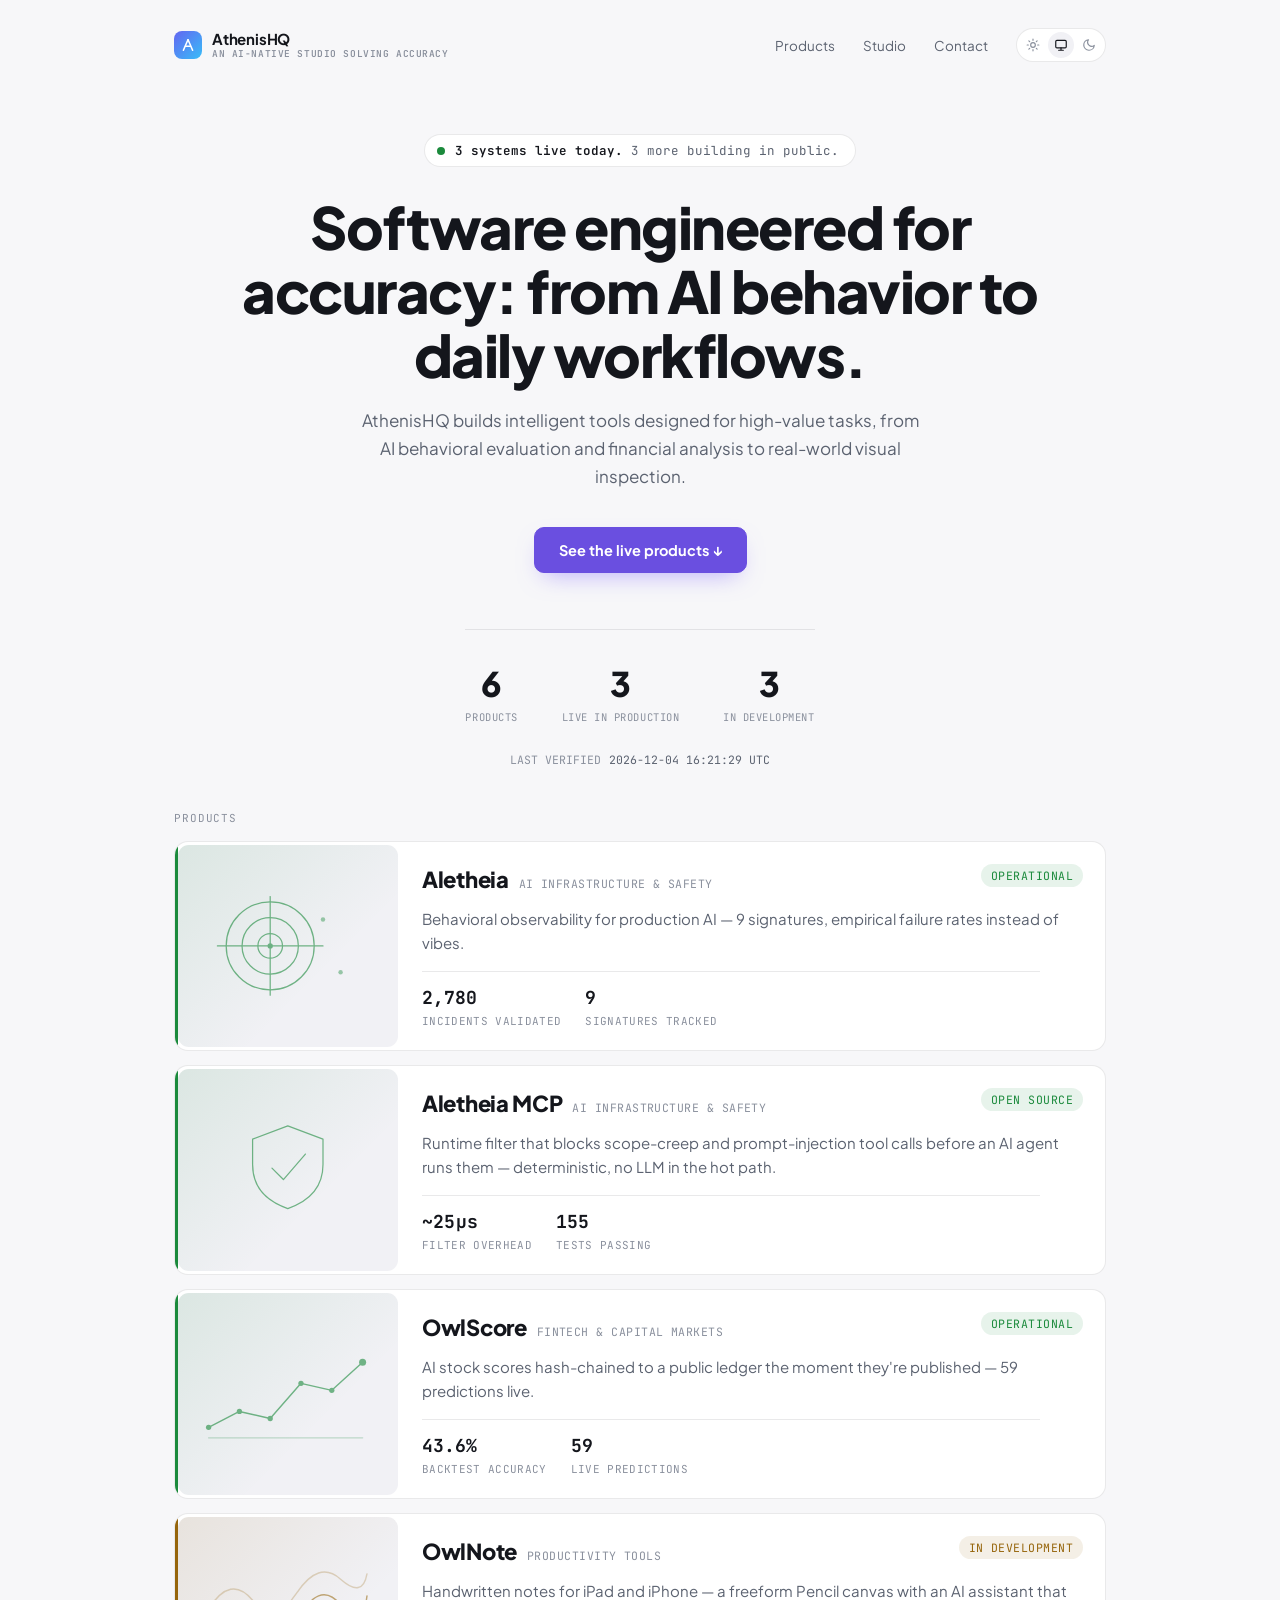
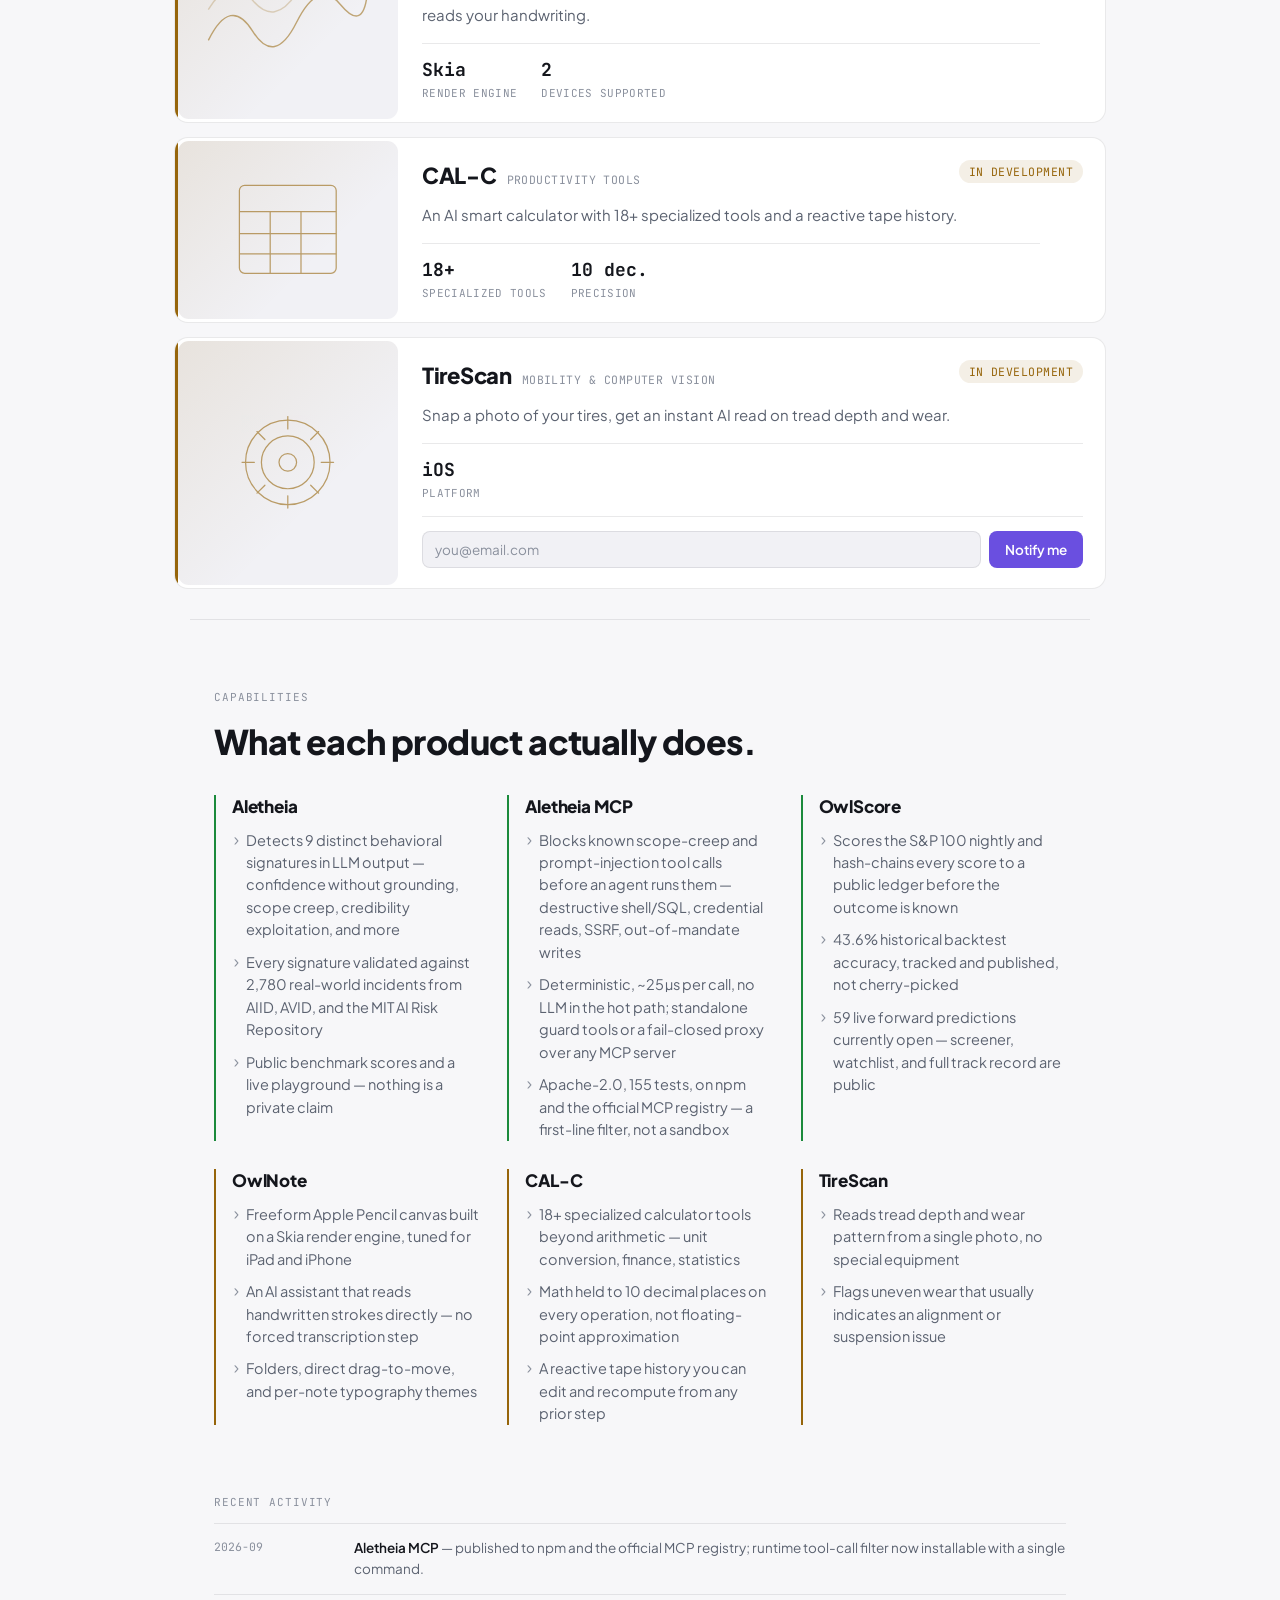
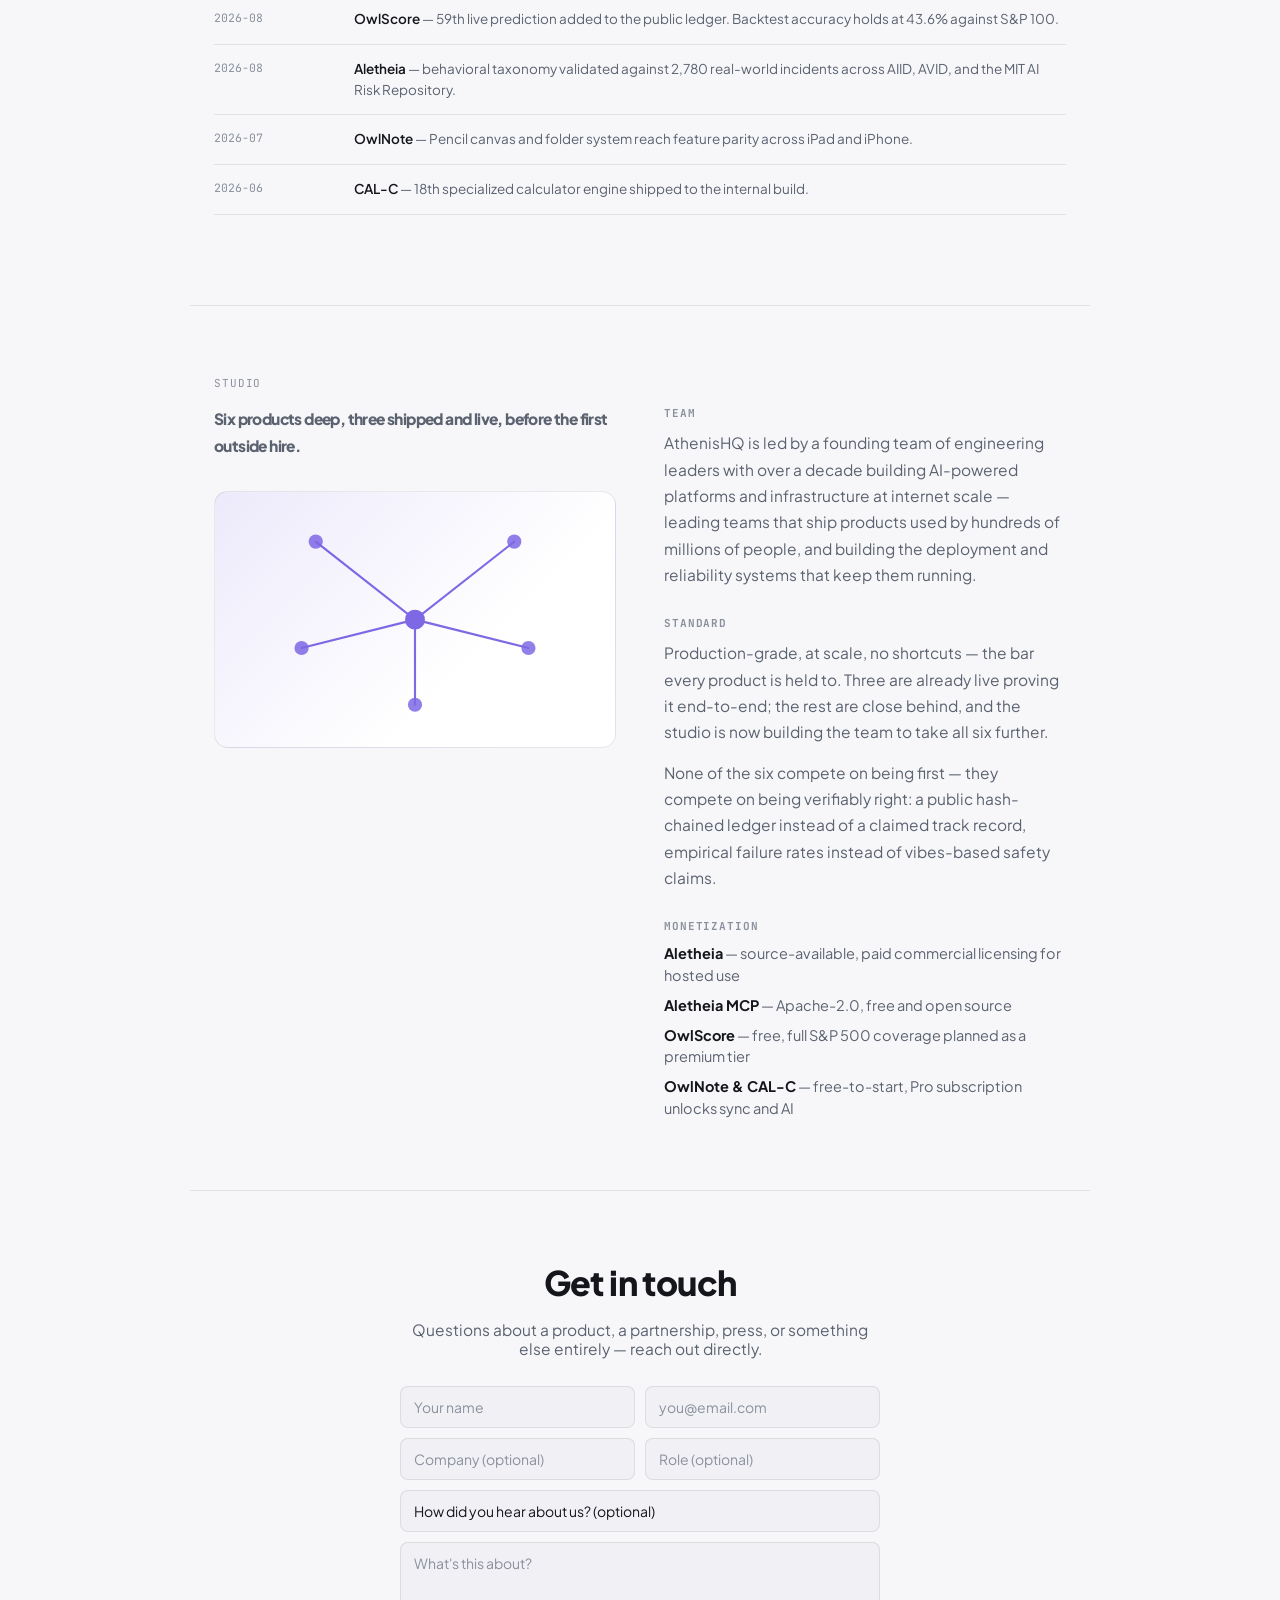
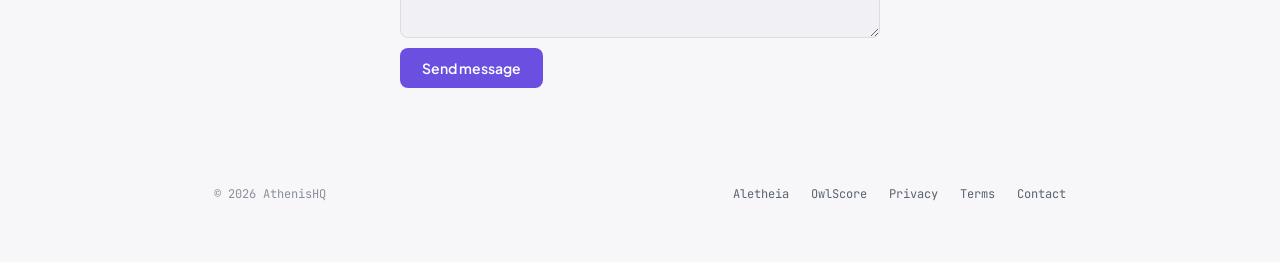
<file: index.html>
<!DOCTYPE html>
<html lang="en">
<head>
<meta charset="UTF-8">
<meta name="viewport" content="width=device-width, initial-scale=1.0">
<title>AthenisHQ — AI-native products, verified in public</title>
<meta name="description" content="AthenisHQ is an AI-native product studio building Aletheia (LLM behavioral observability), Aletheia MCP (runtime agent tool-call filter), OwlScore (verifiable AI stock scoring), OwlNote, CAL-C, and TireScan — each held to the same bar: real primitives, checkable claims.">
<meta name="robots" content="index, follow">
<link rel="canonical" href="https://athenishq.com/">

<meta property="og:type" content="website">
<meta property="og:url" content="https://athenishq.com/">
<meta property="og:title" content="AthenisHQ — AI-native products, verified in public">
<meta property="og:description" content="Six products. Three shipped. Zero shortcuts. Aletheia, Aletheia MCP, OwlScore, OwlNote, CAL-C, and TireScan.">
<meta property="og:site_name" content="AthenisHQ">

<meta name="twitter:card" content="summary">
<meta name="twitter:title" content="AthenisHQ — AI-native products, verified in public">
<meta name="twitter:description" content="Six products. Three shipped. Zero shortcuts.">

<script type="application/ld+json">
{
  "@context": "https://schema.org",
  "@type": "Organization",
  "name": "AthenisHQ",
  "url": "https://athenishq.com",
  "sameAs": ["https://carmeai.com", "https://owlscore.carmeai.com"]
}
</script>

<link rel="icon" href="data:image/svg+xml,<svg xmlns=%22http://www.w3.org/2000/svg%22 viewBox=%220 0 32 32%22><defs><linearGradient id=%22g%22 x1=%220%22 y1=%220%22 x2=%2232%22 y2=%2232%22><stop offset=%220%22 stop-color=%22%236366F1%22/><stop offset=%221%22 stop-color=%22%2338BDF8%22/></linearGradient></defs><rect width=%2232%22 height=%2232%22 rx=%228%22 fill=%22url(%23g)%22/><path d=%22M16 6L8 26%22 stroke=%22%23fff%22 stroke-width=%222.6%22 stroke-linecap=%22round%22 fill=%22none%22/><path d=%22M16 6L24 26%22 stroke=%22%23fff%22 stroke-width=%222.6%22 stroke-linecap=%22round%22 fill=%22none%22/><path d=%22M11 18H21%22 stroke=%22%23fff%22 stroke-width=%222.6%22 stroke-linecap=%22round%22 fill=%22none%22/></svg>">

<link rel="preconnect" href="https://fonts.googleapis.com">
<link rel="preconnect" href="https://fonts.gstatic.com" crossorigin>
<link href="https://fonts.googleapis.com/css2?family=Plus+Jakarta+Sans:wght@400;500;600;700;800&family=JetBrains+Mono:wght@400;500;600&display=swap" rel="stylesheet">

<style>
  :root {
    --bg: #0B0D12;
    --surface: #12151B;
    --surface-2: #171B22;
    --line: rgba(255,255,255,0.08);
    --line-2: rgba(255,255,255,0.14);
    --text: #F0F2F5;
    --text-dim: #8B92A0;
    --text-faint: #565D6B;
    --ok: #3FB950;
    --ok-dim: rgba(63,185,80,0.12);
    --dev: #D29922;
    --dev-dim: rgba(210,153,34,0.12);
    --idle: #6E7681;
    --idle-dim: rgba(110,118,129,0.1);
    --accent: #7B61FF;
    --accent-dim: rgba(123,97,255,0.14);
    --font-sans: 'Plus Jakarta Sans', -apple-system, BlinkMacSystemFont, sans-serif;
    --font-mono: 'JetBrains Mono', ui-monospace, 'SF Mono', Menlo, monospace;
  }
  :root[data-theme="light"] {
    --bg: #F7F7F9; --surface: #FFFFFF; --surface-2: #F1F1F5;
    --line: rgba(15,17,23,0.09); --line-2: rgba(15,17,23,0.16);
    --text: #14161C; --text-dim: #5B6270; --text-faint: #8A909D;
    --ok: #1B8A3C; --ok-dim: rgba(27,138,60,0.10);
    --dev: #96650B; --dev-dim: rgba(150,101,11,0.10);
    --idle: #5B6270; --idle-dim: rgba(91,98,112,0.08);
    --accent: #6A4FE0; --accent-dim: rgba(106,79,224,0.12);
  }
  @media (prefers-color-scheme: light) {
    :root:not([data-theme="dark"]) {
      --bg: #F7F7F9; --surface: #FFFFFF; --surface-2: #F1F1F5;
      --line: rgba(15,17,23,0.09); --line-2: rgba(15,17,23,0.16);
      --text: #14161C; --text-dim: #5B6270; --text-faint: #8A909D;
      --ok: #1B8A3C; --ok-dim: rgba(27,138,60,0.10);
      --dev: #96650B; --dev-dim: rgba(150,101,11,0.10);
      --idle: #5B6270; --idle-dim: rgba(91,98,112,0.08);
      --accent: #6A4FE0; --accent-dim: rgba(106,79,224,0.12);
    }
  }
  * { box-sizing: border-box; margin: 0; padding: 0; }
  /* scroll-behavior intentionally left as browser default (not smooth) —
     see the hash-anchor script below for why. */
  body {
    background: var(--bg); color: var(--text);
    font-family: var(--font-sans); -webkit-font-smoothing: antialiased;
    transition: background 0.2s ease, color 0.2s ease;
  }
  a { color: inherit; }

  header {
    display: flex; align-items: center; justify-content: space-between;
    max-width: 980px; margin: 0 auto; padding: 28px 24px 0;
  }
  .brand { display: flex; align-items: center; gap: 10px; text-decoration: none; }
  .brand-mark {
    width: 28px; height: 28px; border-radius: 8px;
    background: linear-gradient(135deg, #6366F1, #38BDF8);
    display: flex; align-items: center; justify-content: center;
    flex-shrink: 0;
  }
  .brand-mark svg { width: 16px; height: 16px; }
  .brand-text { display: flex; flex-direction: column; gap: 1px; }
  .brand-name { font-weight: 700; font-size: 15px; letter-spacing: -0.2px; line-height: 1.1; }
  .brand-tagline {
    font-family: var(--font-mono); font-size: 9.5px; font-weight: 600;
    letter-spacing: 0.06em; text-transform: uppercase; color: var(--text-faint);
    line-height: 1.1;
  }
  @media (max-width: 520px) { .brand-tagline { display: none; } }
  nav { display: flex; align-items: center; gap: 28px; font-size: 13.5px; }
  nav a { text-decoration: none; color: var(--text-dim); }
  nav a:hover { color: var(--text); }
  .theme-toggle {
    display: flex; align-items: center; gap: 2px;
    border: 1px solid var(--line); border-radius: 999px; padding: 3px;
    background: var(--surface);
  }
  .theme-toggle button {
    all: unset; cursor: pointer; width: 26px; height: 26px; border-radius: 999px;
    display: flex; align-items: center; justify-content: center;
    color: var(--text-faint); transition: background 0.15s ease, color 0.15s ease;
  }
  .theme-toggle button svg { width: 14px; height: 14px; }
  .theme-toggle button:hover { color: var(--text-dim); }
  .theme-toggle button.active { background: var(--surface-2); color: var(--text); }
  @media (max-width: 700px) { nav a { display: none; } }

  /* ── Status header ── */
  .status-hero {
    max-width: 900px; margin: 72px auto 0; padding: 0 24px;
    display: flex; flex-direction: column; align-items: center; text-align: center;
  }
  .overall {
    display: inline-flex; align-items: center; gap: 10px; margin-bottom: 28px;
    padding: 7px 16px 7px 12px; border: 1px solid var(--line); border-radius: 999px;
    background: var(--surface);
  }
  .pulse-dot { position: relative; width: 8px; height: 8px; border-radius: 50%; background: var(--ok); flex-shrink: 0; }
  .pulse-dot::after {
    content: ""; position: absolute; inset: -6px; border-radius: 50%;
    border: 1px solid var(--ok); opacity: 0; animation: pulse 2.2s ease-out infinite;
  }
  @keyframes pulse { 0% { opacity: 0.6; transform: scale(0.6); } 100% { opacity: 0; transform: scale(1.8); } }
  @media (prefers-reduced-motion: reduce) { .pulse-dot::after { animation: none; } }
  .overall-text { font-family: var(--font-mono); font-size: 12.5px; color: var(--text-dim); }
  .overall-text b { color: var(--text); font-weight: 600; }

  h1 {
    font-size: clamp(34px, 5.6vw, 58px); font-weight: 800; line-height: 1.1;
    letter-spacing: -1.5px; max-width: 800px; margin-bottom: 20px;
  }
  .hero-desc { font-size: 17px; line-height: 1.65; color: var(--text-dim); max-width: 560px; margin-bottom: 4px; }

  .cta-row { display: flex; gap: 12px; flex-wrap: wrap; justify-content: center; margin-top: 32px; }
  .btn-primary, .btn-secondary {
    font-family: var(--font-sans); font-size: 14.5px; font-weight: 700;
    padding: 13px 24px; border-radius: 10px; text-decoration: none; border: none; cursor: pointer;
    display: inline-flex; align-items: center; gap: 8px;
    transition: transform 0.15s ease, box-shadow 0.15s ease, border-color 0.15s ease, background 0.15s ease, opacity 0.15s ease;
  }
  .btn-primary {
    background: var(--accent); color: #fff; border: 1px solid var(--accent);
    box-shadow: 0 10px 24px -10px rgba(123,97,255,0.55);
  }
  .btn-primary:hover { transform: translateY(-1px); box-shadow: 0 14px 30px -10px rgba(123,97,255,0.7); }
  .btn-primary:disabled { opacity: 0.6; cursor: default; transform: none; }
  .btn-secondary { background: transparent; color: var(--text); border: 1px solid var(--line-2); }
  .btn-secondary:hover { background: var(--surface-2); border-color: var(--text-dim); }

  .stat-strip {
    display: flex; gap: 44px; flex-wrap: wrap; justify-content: center;
    margin-top: 56px; padding-top: 32px; border-top: 1px solid var(--line);
    max-width: 640px;
  }
  .stat-item { text-align: center; }
  .stat-item b { display: block; font-size: clamp(24px, 3vw, 34px); font-weight: 800; letter-spacing: -0.5px; }
  .stat-item span {
    display: block; margin-top: 5px; font-family: var(--font-mono); font-size: 10.5px;
    color: var(--text-faint); text-transform: uppercase; letter-spacing: 0.05em;
  }

  .verified-line {
    margin-top: 28px; width: 100%; max-width: 640px;
    display: flex; align-items: center; justify-content: center; gap: 8px;
    font-family: var(--font-mono); font-size: 11.5px; color: var(--text-faint);
  }
  .verified-line #live-clock { color: var(--text-dim); }
  @media (max-width: 640px) { .status-hero { margin-top: 48px; } }

  /* ── Reveal-on-scroll ── */
  .reveal { opacity: 0; transform: translateY(16px); transition: opacity 0.5s ease, transform 0.35s ease; overflow-anchor: none; }
  .reveal.in-view { opacity: 1; transform: translateY(0); }

  /* ── Products ── */
  .services { max-width: 980px; margin: 44px auto 0; padding: 0 24px 30px; }
  .services-label {
    font-family: var(--font-mono); font-size: 11px; letter-spacing: 0.08em;
    color: var(--text-faint); text-transform: uppercase; margin-bottom: 16px;
  }
  .services-grid { display: flex; flex-direction: column; gap: 14px; }
  .service {
    display: flex; flex-direction: row; align-items: stretch; position: relative;
    border: 1px solid var(--line); border-radius: 14px;
    background: var(--surface); text-decoration: none; color: inherit;
    overflow: hidden;
    transition: opacity 0.5s ease, transform 0.35s ease, border-color 0.18s ease, background 0.18s ease, box-shadow 0.25s ease;
  }
  .service::before { content: ""; position: absolute; left: 0; top: 0; bottom: 0; width: 3px; z-index: 1; }
  .service.ok::before { background: var(--ok); }
  .service.dev::before { background: var(--dev); }
  .service.idle::before { background: var(--idle); }
  .service:hover, .service:focus-within {
    background: var(--surface-2); border-color: var(--line-2);
    transform: translateY(-3px);
    box-shadow: 0 16px 32px -18px rgba(0,0,0,0.55);
  }
  .service:hover .svc-arrow { opacity: 1; transform: translate(0,0); }
  .svc-graphic {
    flex: 0 0 220px; align-self: stretch; margin: 3px 0 3px 3px;
    border-radius: 11px;
    display: flex; align-items: center; justify-content: center;
    position: relative; overflow: hidden;
  }
  .service.ok .svc-graphic { background: linear-gradient(135deg, var(--ok-dim), transparent 65%), var(--surface-2); }
  .service.dev .svc-graphic { background: linear-gradient(135deg, var(--dev-dim), transparent 65%), var(--surface-2); }
  .svc-graphic svg { width: 88%; height: 88%; opacity: 0.6; }
  .service.ok .svc-graphic svg { color: var(--ok); }
  .service.dev .svc-graphic svg { color: var(--dev); }
  .svc-content { flex: 1; min-width: 0; padding: 22px 22px 20px 24px; display: flex; flex-direction: column; }
  @media (max-width: 760px) {
    .service { flex-direction: column; }
    .svc-graphic { flex: 0 0 140px; margin: 3px 3px 0; }
    .svc-content { padding: 18px 20px 18px; }
  }
  .svc-top { display: flex; justify-content: space-between; align-items: flex-start; gap: 16px; margin-bottom: 14px; }
  .svc-name { display: flex; flex-direction: column; gap: 3px; padding-top: 1px; }
  .svc-name-row { display: flex; align-items: baseline; gap: 10px; flex-wrap: wrap; }
  .svc-name b { font-size: 22px; font-weight: 800; letter-spacing: -0.3px; }
  .svc-name .vertical { font-family: var(--font-mono); font-size: 11.5px; color: var(--text-faint); text-transform: uppercase; letter-spacing: 0.04em; }
  .svc-status {
    font-family: var(--font-mono); font-size: 11.5px; text-transform: uppercase;
    letter-spacing: 0.04em; white-space: nowrap; padding: 4px 10px; border-radius: 20px; flex-shrink: 0;
  }
  .svc-status.ok { color: var(--ok); background: var(--ok-dim); }
  .svc-status.dev { color: var(--dev); background: var(--dev-dim); }
  .svc-status.idle { color: var(--idle); background: var(--idle-dim); }
  .svc-desc { font-size: 15px; color: var(--text-dim); line-height: 1.6; margin-bottom: 16px; }
  .svc-bottom { display: flex; justify-content: space-between; align-items: flex-end; margin-top: auto; gap: 16px; flex-wrap: wrap; }
  .svc-metrics { display: flex; gap: 24px; padding-top: 14px; border-top: 1px solid var(--line); font-family: var(--font-mono); flex: 1; }
  .svc-metrics b { display: block; font-size: 18px; color: var(--text); font-weight: 700; }
  .svc-metrics span { font-size: 11px; color: var(--text-faint); text-transform: uppercase; letter-spacing: 0.03em; }
  .svc-arrow {
    font-family: var(--font-mono); font-size: 18px; padding-top: 16px; padding-left: 16px;
    opacity: 0; transform: translate(-6px, 0); transition: opacity 0.25s ease, transform 0.25s ease; flex-shrink: 0;
  }
  .service.ok .svc-arrow { color: var(--ok); }
  .service.dev .svc-arrow { color: var(--dev); }

  /* ── Inline waitlist form ── */
  .inline-waitlist { display: flex; gap: 8px; flex-wrap: wrap; margin-top: 14px; padding-top: 14px; border-top: 1px solid var(--line); }
  .inline-waitlist input[type="email"] {
    flex: 1; min-width: 150px; padding: 9px 12px; border-radius: 8px;
    background: var(--surface-2); border: 1px solid var(--line);
    color: var(--text); font-family: var(--font-sans); font-size: 13.5px;
  }
  .inline-waitlist input[type="email"]::placeholder { color: var(--text-faint); }
  .inline-waitlist input[type="email"]:focus { outline: none; border-color: var(--accent); }
  .inline-waitlist button {
    padding: 9px 16px; border-radius: 8px; border: none;
    background: var(--accent); color: #fff;
    font-family: var(--font-sans); font-size: 13.5px; font-weight: 600;
    cursor: pointer; transition: opacity 0.15s; white-space: nowrap;
  }
  .inline-waitlist button:hover { opacity: 0.88; }
  .inline-waitlist button:disabled { opacity: 0.6; cursor: default; }
  .inline-waitlist-note { font-size: 12px; margin-top: 8px; color: var(--text-faint); width: 100%; }
  .inline-waitlist-note.ok { color: var(--ok); }
  .inline-waitlist-note.err { color: #EF4444; }
  .inline-waitlist.centered { max-width: 380px; margin-left: auto; margin-right: auto; }

  /* ── Capabilities ── */
  .cap-grid { display: grid; grid-template-columns: repeat(auto-fit, minmax(210px, 1fr)); gap: 28px; margin-top: 32px; }
  .cap-card { padding-left: 16px; border-left: 2px solid var(--line); }
  .cap-card.ok { border-left-color: var(--ok); }
  .cap-card.dev { border-left-color: var(--dev); }
  .cap-card b.cap-name { display: block; font-size: 17px; font-weight: 800; margin-bottom: 12px; letter-spacing: -0.2px; }
  .cap-card ul { list-style: none; display: flex; flex-direction: column; gap: 10px; }
  .cap-card li { font-size: 14.5px; color: var(--text-dim); line-height: 1.55; padding-left: 14px; position: relative; }
  .cap-card li::before { content: "›"; position: absolute; left: 0; top: 0; color: var(--text-faint); font-family: var(--font-mono); }

  /* ── Incident-style log ── */
  .log-wrap { max-width: 900px; margin: 0 auto; padding: 0 24px 90px; }
  .log-label {
    font-family: var(--font-mono); font-size: 11px; letter-spacing: 0.08em;
    color: var(--text-faint); text-transform: uppercase; margin-bottom: 14px;
  }
  .log-entry { display: grid; grid-template-columns: 120px 1fr; gap: 20px; padding: 14px 0; border-top: 1px solid var(--line); font-size: 13.5px; }
  .log-entry:last-child { border-bottom: 1px solid var(--line); }
  .log-entry time { font-family: var(--font-mono); font-size: 11.5px; color: var(--text-faint); padding-top: 1px; }
  .log-entry p { color: var(--text-dim); line-height: 1.55; }
  .log-entry p b { color: var(--text); font-weight: 600; }

  /* ── Studio / Investors / Contact ── */
  .section { max-width: 900px; margin: 0 auto; padding: 70px 24px; border-top: 1px solid var(--line); scroll-margin-top: 80px; }
  #products { scroll-margin-top: 80px; }
  .section-label {
    font-family: var(--font-mono); font-size: 11px; letter-spacing: 0.08em;
    color: var(--text-faint); text-transform: uppercase; margin-bottom: 16px;
  }
  .split { display: grid; grid-template-columns: 1fr 1fr; gap: 48px; align-items: start; }
  @media (max-width: 760px) { .split { grid-template-columns: 1fr; } }
  .split-quote { font-size: clamp(22px, 2.8vw, 30px); font-weight: 800; letter-spacing: -0.6px; line-height: 1.3; }
  .section-graphic {
    margin-top: 32px; min-height: 220px; border-radius: 14px;
    background: linear-gradient(135deg, var(--accent-dim), transparent 65%), var(--surface);
    border: 1px solid var(--line);
    display: flex; align-items: center; justify-content: center;
  }
  .section-graphic svg { width: 78%; height: 78%; color: var(--accent); opacity: 0.85; }
  @media (max-width: 760px) { .section-graphic { margin-top: 24px; } }
  .split p { font-size: 15.5px; line-height: 1.7; color: var(--text-dim); }
  .split p + p { margin-top: 14px; }
  .studio-blocks { display: flex; flex-direction: column; gap: 28px; }
  .studio-block-label {
    display: block; font-family: var(--font-mono); font-size: 11px; letter-spacing: 0.08em;
    color: var(--text-faint); text-transform: uppercase; margin-bottom: 10px;
  }
  .studio-money { list-style: none; display: flex; flex-direction: column; gap: 8px; }
  .studio-money li { font-size: 14.5px; color: var(--text-dim); line-height: 1.5; }
  .studio-money li b { color: var(--text); font-weight: 700; }
  .roadmap-list { list-style: none; display: flex; flex-direction: column; gap: 10px; margin-top: 18px; }
  .roadmap-list li { font-size: 14px; color: var(--text-dim); line-height: 1.5; display: flex; gap: 10px; align-items: flex-start; }
  .roadmap-list li::before { content: "→"; color: var(--accent); font-weight: 700; flex-shrink: 0; }

  .contact-block { text-align: center; }
  .contact-block h2 { font-size: clamp(24px, 3.2vw, 34px); font-weight: 800; letter-spacing: -0.6px; max-width: 560px; margin: 0 auto 16px; }
  .contact-block p { font-size: 15.5px; color: var(--text-dim); max-width: 480px; margin: 0 auto 8px; }
  .contact-block .inline-waitlist { border-top: none; padding-top: 0; margin-top: 28px; justify-content: center; }

  .contact-form {
    display: flex; flex-direction: column; gap: 10px;
    max-width: 480px; margin: 28px auto 0; text-align: left;
  }
  .contact-row { display: flex; gap: 10px; flex-wrap: wrap; }
  .contact-form input, .contact-form textarea, .contact-form select {
    flex: 1; min-width: 160px; padding: 11px 13px; border-radius: 8px;
    background: var(--surface-2); border: 1px solid var(--line);
    color: var(--text); font-family: var(--font-sans); font-size: 14px;
  }
  .contact-form select { width: 100%; appearance: none; cursor: pointer; }
  .contact-form select:invalid, .contact-form select option[value=""] { color: var(--text-faint); }
  .contact-form textarea { width: 100%; resize: vertical; min-height: 90px; }
  .contact-form input::placeholder, .contact-form textarea::placeholder { color: var(--text-faint); }
  .contact-form input:focus, .contact-form textarea:focus, .contact-form select:focus { outline: none; border-color: var(--accent); }
  .contact-form button {
    align-self: flex-start; padding: 11px 22px; border-radius: 8px; border: none;
    background: var(--accent); color: #fff;
    font-family: var(--font-sans); font-size: 14px; font-weight: 600;
    cursor: pointer; transition: opacity 0.15s;
  }
  .contact-form button:hover { opacity: 0.88; }
  .contact-form button:disabled { opacity: 0.6; cursor: default; }

  footer {
    max-width: 900px; margin: 0 auto; padding: 28px 24px 60px;
    display: flex; justify-content: space-between; align-items: center; flex-wrap: wrap; gap: 12px;
    font-family: var(--font-mono); font-size: 12px; color: var(--text-faint);
  }
  footer .foot-links { display: flex; gap: 22px; flex-wrap: wrap; }
  footer a { color: var(--text-dim); text-decoration: none; }
  footer a:hover { color: var(--text); }
</style>
</head>
<body>

<header>
  <a href="#" class="brand">
    <span class="brand-mark">
      <svg viewBox="0 0 24 24" fill="none" stroke="#fff" stroke-width="2.2" stroke-linecap="round" stroke-linejoin="round">
        <path d="M12 4L5 20"/><path d="M12 4L19 20"/><path d="M8.3 14H15.7"/>
      </svg>
    </span>
    <span class="brand-text">
      <span class="brand-name">AthenisHQ</span>
      <span class="brand-tagline">An AI-native studio solving accuracy</span>
    </span>
  </a>
  <nav>
    <a href="#products">Products</a>
    <a href="#studio">Studio</a>
    <a href="#contact">Contact</a>
    <div class="theme-toggle" role="group" aria-label="Theme">
      <button type="button" data-theme-choice="light" aria-label="Light theme" title="Light">
        <svg viewBox="0 0 24 24" fill="none" stroke="currentColor" stroke-width="2" stroke-linecap="round"><circle cx="12" cy="12" r="4"/><path d="M12 2v2M12 20v2M4.9 4.9l1.4 1.4M17.7 17.7l1.4 1.4M2 12h2M20 12h2M4.9 19.1l1.4-1.4M17.7 6.3l1.4-1.4"/></svg>
      </button>
      <button type="button" data-theme-choice="system" aria-label="System theme" title="System">
        <svg viewBox="0 0 24 24" fill="none" stroke="currentColor" stroke-width="2" stroke-linecap="round" stroke-linejoin="round"><rect x="3" y="4" width="18" height="13" rx="2"/><path d="M8 21h8M12 17v4"/></svg>
      </button>
      <button type="button" data-theme-choice="dark" aria-label="Dark theme" title="Dark">
        <svg viewBox="0 0 24 24" fill="none" stroke="currentColor" stroke-width="2" stroke-linecap="round" stroke-linejoin="round"><path d="M21 12.8A9 9 0 1 1 11.2 3 7 7 0 0 0 21 12.8z"/></svg>
      </button>
    </div>
  </nav>
</header>

<div class="status-hero">
  <div class="overall">
    <span class="pulse-dot"></span>
    <span class="overall-text"><b>3 systems live today.</b> 3 more building in public.</span>
  </div>

  <h1>Software engineered for accuracy: from AI behavior to daily workflows.</h1>
  <p class="hero-desc">AthenisHQ builds intelligent tools designed for high-value tasks, from AI behavioral evaluation and financial analysis to real-world visual inspection.</p>

  <div class="cta-row">
    <a href="#products" class="btn-primary">See the live products ↓</a>
  </div>

  <div class="stat-strip">
    <div class="stat-item"><b>6</b><span>Products</span></div>
    <div class="stat-item"><b>3</b><span>Live in production</span></div>
    <div class="stat-item"><b>3</b><span>In development</span></div>
  </div>

  <div class="verified-line">
    <span>LAST VERIFIED</span>
    <span id="live-clock">—</span>
  </div>
</div>

<div class="services" id="products">
  <div class="services-label">Products</div>
  <div class="services-grid">

  <a href="https://carmeai.com" target="_blank" rel="noopener" class="service ok reveal">
    <div class="svc-graphic">
      <svg viewBox="0 0 220 140" fill="none" stroke="currentColor" stroke-width="1.4" stroke-linecap="round">
        <circle cx="90" cy="70" r="14"/><circle cx="90" cy="70" r="32"/><circle cx="90" cy="70" r="50"/>
        <line x1="90" y1="14" x2="90" y2="126"/><line x1="30" y1="70" x2="150" y2="70"/>
        <circle cx="90" cy="70" r="3" fill="currentColor" stroke="none"/>
        <circle cx="150" cy="40" r="2.5" fill="currentColor" stroke="none" opacity="0.7"/>
        <circle cx="170" cy="100" r="2.5" fill="currentColor" stroke="none" opacity="0.7"/>
      </svg>
    </div>
    <div class="svc-content">
      <div class="svc-top">
        <div class="svc-name"><div class="svc-name-row"><b>Aletheia</b><span class="vertical">AI Infrastructure &amp; Safety</span></div></div>
        <span class="svc-status ok">Operational</span>
      </div>
      <p class="svc-desc">Behavioral observability for production AI — 9 signatures, empirical failure rates instead of vibes.</p>
      <div class="svc-bottom">
        <div class="svc-metrics">
          <div><b>2,780</b><span>Incidents validated</span></div>
          <div><b>9</b><span>Signatures tracked</span></div>
        </div>
        <span class="svc-arrow">→</span>
      </div>
    </div>
  </a>

  <a href="https://carmeai.com/#developers" target="_blank" rel="noopener" class="service ok reveal">
    <div class="svc-graphic">
      <svg viewBox="0 0 220 140" fill="none" stroke="currentColor" stroke-width="1.4" stroke-linecap="round" stroke-linejoin="round">
        <path d="M110 20l40 15v29c0 27-17 42-40 50-23-8-40-23-40-50V35l40-15z"/>
        <path d="M92 68l13 13 25-29"/>
      </svg>
    </div>
    <div class="svc-content">
      <div class="svc-top">
        <div class="svc-name"><div class="svc-name-row"><b>Aletheia MCP</b><span class="vertical">AI Infrastructure &amp; Safety</span></div></div>
        <span class="svc-status ok">Open source</span>
      </div>
      <p class="svc-desc">Runtime filter that blocks scope-creep and prompt-injection tool calls before an AI agent runs them — deterministic, no LLM in the hot path.</p>
      <div class="svc-bottom">
        <div class="svc-metrics">
          <div><b>~25&#8202;µs</b><span>Filter overhead</span></div>
          <div><b>155</b><span>Tests passing</span></div>
        </div>
        <span class="svc-arrow">→</span>
      </div>
    </div>
  </a>

  <a href="https://owlscore.carmeai.com" target="_blank" rel="noopener" class="service ok reveal">
    <div class="svc-graphic">
      <svg viewBox="0 0 220 140" fill="none" stroke="currentColor" stroke-width="1.6" stroke-linecap="round" stroke-linejoin="round">
        <polyline points="20,108 55,90 90,98 125,58 160,66 195,34"/>
        <circle cx="20" cy="108" r="3" fill="currentColor" stroke="none"/>
        <circle cx="55" cy="90" r="3" fill="currentColor" stroke="none"/>
        <circle cx="90" cy="98" r="3" fill="currentColor" stroke="none"/>
        <circle cx="125" cy="58" r="3" fill="currentColor" stroke="none"/>
        <circle cx="160" cy="66" r="3" fill="currentColor" stroke="none"/>
        <circle cx="195" cy="34" r="4" fill="currentColor" stroke="none"/>
        <line x1="20" y1="120" x2="195" y2="120" opacity="0.4"/>
      </svg>
    </div>
    <div class="svc-content">
      <div class="svc-top">
        <div class="svc-name"><div class="svc-name-row"><b>OwlScore</b><span class="vertical">Fintech &amp; Capital Markets</span></div></div>
        <span class="svc-status ok">Operational</span>
      </div>
      <p class="svc-desc" id="owlscore-live-note-wrap">AI stock scores hash-chained to a public ledger the moment they're published — 59 predictions live.<span id="owlscore-live-note" style="display:none; color:var(--ok);"> · Pulled live from the public ledger, just now.</span></p>
      <div class="svc-bottom">
        <div class="svc-metrics">
          <div><b id="os-stat-backtest">43.6%</b><span>Backtest accuracy</span></div>
          <div><b id="os-stat-live">59</b><span>Live predictions</span></div>
        </div>
        <span class="svc-arrow">→</span>
      </div>
    </div>
  </a>

  <a href="/owlnote/" class="service dev reveal">
    <div class="svc-graphic">
      <svg viewBox="0 0 220 140" fill="none" stroke="currentColor" stroke-width="1.6" stroke-linecap="round">
        <path d="M20,95 Q45,45 70,85 T120,75 T170,55 T200,45" opacity="0.9"/>
        <path d="M20,60 Q45,20 70,50 T120,42 T170,26 T200,20" opacity="0.4"/>
      </svg>
    </div>
    <div class="svc-content">
      <div class="svc-top">
        <div class="svc-name"><div class="svc-name-row"><b>OwlNote</b><span class="vertical">Productivity Tools</span></div></div>
        <span class="svc-status dev">In development</span>
      </div>
      <p class="svc-desc">Handwritten notes for iPad and iPhone — a freeform Pencil canvas with an AI assistant that reads your handwriting.</p>
      <div class="svc-bottom">
        <div class="svc-metrics">
          <div><b>Skia</b><span>Render engine</span></div>
          <div><b>2</b><span>Devices supported</span></div>
        </div>
        <span class="svc-arrow">→</span>
      </div>
    </div>
  </a>

  <a href="/calc/" class="service dev reveal">
    <div class="svc-graphic">
      <svg viewBox="0 0 220 140" fill="none" stroke="currentColor" stroke-width="1.4">
        <rect x="55" y="20" width="110" height="100" rx="6"/>
        <line x1="55" y1="50" x2="165" y2="50"/>
        <line x1="90" y1="50" x2="90" y2="120"/>
        <line x1="125" y1="50" x2="125" y2="120"/>
        <line x1="55" y1="75" x2="165" y2="75"/>
        <line x1="55" y1="98" x2="165" y2="98"/>
      </svg>
    </div>
    <div class="svc-content">
      <div class="svc-top">
        <div class="svc-name"><div class="svc-name-row"><b>CAL-C</b><span class="vertical">Productivity Tools</span></div></div>
        <span class="svc-status dev">In development</span>
      </div>
      <p class="svc-desc">An AI smart calculator with 18+ specialized tools and a reactive tape history.</p>
      <div class="svc-bottom">
        <div class="svc-metrics">
          <div><b>18+</b><span>Specialized tools</span></div>
          <div><b>10 dec.</b><span>Precision</span></div>
        </div>
        <span class="svc-arrow">→</span>
      </div>
    </div>
  </a>

  <div class="service dev reveal">
    <div class="svc-graphic">
      <svg viewBox="0 0 220 140" fill="none" stroke="currentColor" stroke-width="1.4">
        <circle cx="110" cy="70" r="48"/><circle cx="110" cy="70" r="30"/><circle cx="110" cy="70" r="10"/>
        <line x1="110" y1="18" x2="110" y2="32" stroke-linecap="round"/>
        <line x1="110" y1="108" x2="110" y2="122" stroke-linecap="round"/>
        <line x1="58" y1="70" x2="72" y2="70" stroke-linecap="round"/>
        <line x1="148" y1="70" x2="162" y2="70" stroke-linecap="round"/>
        <line x1="75" y1="35" x2="84" y2="44" stroke-linecap="round"/>
        <line x1="145" y1="35" x2="136" y2="44" stroke-linecap="round"/>
        <line x1="75" y1="105" x2="84" y2="96" stroke-linecap="round"/>
        <line x1="145" y1="105" x2="136" y2="96" stroke-linecap="round"/>
      </svg>
    </div>
    <div class="svc-content">
      <div class="svc-top">
        <div class="svc-name"><div class="svc-name-row"><b>TireScan</b><span class="vertical">Mobility &amp; Computer Vision</span></div></div>
        <span class="svc-status dev">In development</span>
      </div>
      <p class="svc-desc">Snap a photo of your tires, get an instant AI read on tread depth and wear.</p>
      <div class="svc-metrics" style="padding-top:14px; border-top:1px solid var(--line);">
        <div><b>iOS</b><span>Platform</span></div>
      </div>
      <form class="inline-waitlist" data-product="TireScan">
        <input type="email" required placeholder="you@email.com" aria-label="Email address">
        <button type="submit">Notify me</button>
      </form>
    </div>
  </div>

  </div>
</div>

<div class="section reveal" id="capabilities">
  <div class="section-label">Capabilities</div>
  <h2 style="font-size: clamp(24px, 3.2vw, 34px); font-weight: 800; letter-spacing: -0.6px; margin-bottom: 18px;">What each product actually does.</h2>
  <div class="cap-grid">
    <div class="cap-card ok">
      <b class="cap-name">Aletheia</b>
      <ul>
        <li>Detects 9 distinct behavioral signatures in LLM output — confidence without grounding, scope creep, credibility exploitation, and more</li>
        <li>Every signature validated against 2,780 real-world incidents from AIID, AVID, and the MIT AI Risk Repository</li>
        <li>Public benchmark scores and a live playground — nothing is a private claim</li>
      </ul>
    </div>
    <div class="cap-card ok">
      <b class="cap-name">Aletheia MCP</b>
      <ul>
        <li>Blocks known scope-creep and prompt-injection tool calls before an agent runs them — destructive shell/SQL, credential reads, SSRF, out-of-mandate writes</li>
        <li>Deterministic, ~25&#8202;µs per call, no LLM in the hot path; standalone guard tools or a fail-closed proxy over any MCP server</li>
        <li>Apache-2.0, 155 tests, on npm and the official MCP registry — a first-line filter, not a sandbox</li>
      </ul>
    </div>
    <div class="cap-card ok">
      <b class="cap-name">OwlScore</b>
      <ul>
        <li>Scores the S&amp;P 100 nightly and hash-chains every score to a public ledger before the outcome is known</li>
        <li>43.6% historical backtest accuracy, tracked and published, not cherry-picked</li>
        <li>59 live forward predictions currently open — screener, watchlist, and full track record are public</li>
      </ul>
    </div>
    <div class="cap-card dev">
      <b class="cap-name">OwlNote</b>
      <ul>
        <li>Freeform Apple Pencil canvas built on a Skia render engine, tuned for iPad and iPhone</li>
        <li>An AI assistant that reads handwritten strokes directly — no forced transcription step</li>
        <li>Folders, direct drag-to-move, and per-note typography themes</li>
      </ul>
    </div>
    <div class="cap-card dev">
      <b class="cap-name">CAL-C</b>
      <ul>
        <li>18+ specialized calculator tools beyond arithmetic — unit conversion, finance, statistics</li>
        <li>Math held to 10 decimal places on every operation, not floating-point approximation</li>
        <li>A reactive tape history you can edit and recompute from any prior step</li>
      </ul>
    </div>
    <div class="cap-card dev">
      <b class="cap-name">TireScan</b>
      <ul>
        <li>Reads tread depth and wear pattern from a single photo, no special equipment</li>
        <li>Flags uneven wear that usually indicates an alignment or suspension issue</li>
      </ul>
    </div>
  </div>
</div>

<div class="log-wrap reveal">
  <div class="log-label">Recent activity</div>
  <div class="log-entry">
    <time>2026-09</time>
    <p><b>Aletheia MCP</b> — published to npm and the official MCP registry; runtime tool-call filter now installable with a single command.</p>
  </div>
  <div class="log-entry">
    <time>2026-08</time>
    <p><b>OwlScore</b> — 59th live prediction added to the public ledger. Backtest accuracy holds at 43.6% against S&amp;P 100.</p>
  </div>
  <div class="log-entry">
    <time>2026-08</time>
    <p><b>Aletheia</b> — behavioral taxonomy validated against 2,780 real-world incidents across AIID, AVID, and the MIT AI Risk Repository.</p>
  </div>
  <div class="log-entry">
    <time>2026-07</time>
    <p><b>OwlNote</b> — Pencil canvas and folder system reach feature parity across iPad and iPhone.</p>
  </div>
  <div class="log-entry">
    <time>2026-06</time>
    <p><b>CAL-C</b> — 18th specialized calculator engine shipped to the internal build.</p>
  </div>
</div>

<div class="section reveal" id="studio">
  <div class="section-label">Studio</div>
  <div class="split">
    <div>
      <p class="split-quote">Six products deep, three shipped and live, before the first outside hire.</p>
      <div class="section-graphic">
        <svg viewBox="0 0 220 180" fill="none" stroke="currentColor" stroke-width="1.5" stroke-linecap="round">
          <line x1="110" y1="90" x2="40" y2="35"/>
          <line x1="110" y1="90" x2="180" y2="35"/>
          <line x1="110" y1="90" x2="30" y2="110"/>
          <line x1="110" y1="90" x2="190" y2="110"/>
          <line x1="110" y1="90" x2="110" y2="150"/>
          <circle cx="110" cy="90" r="7" fill="currentColor" stroke="none"/>
          <circle cx="40" cy="35" r="5" fill="currentColor" stroke="none" opacity="0.85"/>
          <circle cx="180" cy="35" r="5" fill="currentColor" stroke="none" opacity="0.85"/>
          <circle cx="30" cy="110" r="5" fill="currentColor" stroke="none" opacity="0.85"/>
          <circle cx="190" cy="110" r="5" fill="currentColor" stroke="none" opacity="0.85"/>
          <circle cx="110" cy="150" r="5" fill="currentColor" stroke="none" opacity="0.85"/>
        </svg>
      </div>
    </div>
    <div class="studio-blocks">
      <div class="studio-block">
        <b class="studio-block-label">Team</b>
        <p>AthenisHQ is led by a founding team of engineering leaders with over a decade building AI-powered platforms and infrastructure at internet scale — leading teams that ship products used by hundreds of millions of people, and building the deployment and reliability systems that keep them running.</p>
      </div>
      <div class="studio-block">
        <b class="studio-block-label">Standard</b>
        <p>Production-grade, at scale, no shortcuts — the bar every product is held to. Three are already live proving it end-to-end; the rest are close behind, and the studio is now building the team to take all six further.</p>
        <p>None of the six compete on being first — they compete on being verifiably right: a public hash-chained ledger instead of a claimed track record, empirical failure rates instead of vibes-based safety claims.</p>
      </div>
      <div class="studio-block">
        <b class="studio-block-label">Monetization</b>
        <ul class="studio-money">
          <li><b>Aletheia</b> — source-available, paid commercial licensing for hosted use</li>
          <li><b>Aletheia MCP</b> — Apache-2.0, free and open source</li>
          <li><b>OwlScore</b> — free, full S&amp;P 500 coverage planned as a premium tier</li>
          <li><b>OwlNote &amp; CAL-C</b> — free-to-start, Pro subscription unlocks sync and AI</li>
        </ul>
      </div>
    </div>
  </div>
</div>

<!-- Investors section hidden for now (funding pitch not ready to show publicly) — restore by uncommenting.
<div class="section reveal" id="investors">
  <div class="section-label">Investors</div>
  <div class="split">
    <div>
      <p class="split-quote">Raising a $1.5M–$3M seed round.</p>
      <form class="inline-waitlist" data-product="Investor inquiry" data-success="Got it — we'll follow up with the deck shortly." style="border-top:none; padding-top:0; max-width:340px;">
        <input type="email" required placeholder="you@fund.com" aria-label="Email address">
        <button type="submit">Get the deck →</button>
      </form>
      <div class="section-graphic">
        <svg viewBox="0 0 220 180" fill="none" stroke="currentColor" stroke-width="1.5" stroke-linecap="round">
          <rect x="34" y="122" width="20" height="28" rx="3" fill="currentColor" stroke="none" opacity="0.55"/>
          <rect x="70" y="104" width="20" height="46" rx="3" fill="currentColor" stroke="none" opacity="0.65"/>
          <rect x="106" y="82" width="20" height="68" rx="3" fill="currentColor" stroke="none" opacity="0.75"/>
          <rect x="142" y="56" width="20" height="94" rx="3" fill="currentColor" stroke="none" opacity="0.85"/>
          <rect x="178" y="30" width="20" height="120" rx="3" fill="currentColor" stroke="none"/>
          <line x1="44" y1="112" x2="188" y2="20" opacity="0.5"/>
          <circle cx="188" cy="20" r="4" fill="currentColor" stroke="none"/>
        </svg>
      </div>
    </div>
    <div>
      <p>AthenisHQ is raising to take Aletheia and OwlScore from live-and-working to fully scaled, and to ship OwlNote, CAL-C, and TireScan into their own markets. This isn't a pitch built on a plan — it's a studio that's already proven it can ship, evaluated in public, with real usage data backing two products before asking for a check.</p>
      <ul class="roadmap-list">
        <li>Ship OwlNote and CAL-C to public launch</li>
        <li>Expand OwlScore from S&amp;P 100 to full S&amp;P 500 coverage</li>
        <li>Grow Aletheia's signature taxonomy and commercial licensing</li>
        <li>Take TireScan from concept to first working prototype</li>
        <li>Build out the founding team into a full studio team</li>
      </ul>
    </div>
  </div>
</div>
-->

<div class="section reveal contact-block" id="contact">
  <h2>Get in touch</h2>
  <p>Questions about a product, a partnership, press, or something else entirely — reach out directly.</p>
  <form class="contact-form">
    <div class="contact-row">
      <input type="text" name="name" required placeholder="Your name" aria-label="Name">
      <input type="email" name="email" required placeholder="you@email.com" aria-label="Email address">
    </div>
    <div class="contact-row">
      <input type="text" name="company" placeholder="Company (optional)" aria-label="Company">
      <input type="text" name="role" placeholder="Role (optional)" aria-label="Role">
    </div>
    <select name="heard_about" aria-label="How did you hear about us?">
      <option value="">How did you hear about us? (optional)</option>
      <option value="Search engine">Search engine</option>
      <option value="Social media">Social media</option>
      <option value="Referral / word of mouth">Referral / word of mouth</option>
      <option value="Already use one of our products">Already use one of our products</option>
      <option value="Other">Other</option>
    </select>
    <textarea name="message" required placeholder="What's this about?" aria-label="Message" rows="4"></textarea>
    <button type="submit">Send message</button>
  </form>
</div>

<footer>
  <span>© 2026 AthenisHQ</span>
  <div class="foot-links">
    <a href="https://carmeai.com" target="_blank" rel="noopener">Aletheia</a>
    <a href="https://owlscore.carmeai.com" target="_blank" rel="noopener">OwlScore</a>
    <a href="/privacy/">Privacy</a>
    <a href="/terms/">Terms</a>
    <a href="#contact">Contact</a>
  </div>
</footer>

<script>
  // ── Theme toggle (light / dark / system) ──
  (function () {
    var STORAGE_KEY = 'athenishq-theme';
    var root = document.documentElement;
    var buttons = document.querySelectorAll('.theme-toggle button');
    function apply(choice) {
      if (choice === 'light' || choice === 'dark') { root.setAttribute('data-theme', choice); }
      else { root.removeAttribute('data-theme'); }
      buttons.forEach(function (btn) { btn.classList.toggle('active', btn.dataset.themeChoice === choice); });
    }
    var saved = localStorage.getItem(STORAGE_KEY) || 'system';
    apply(saved);
    buttons.forEach(function (btn) {
      btn.addEventListener('click', function () {
        var choice = btn.dataset.themeChoice;
        localStorage.setItem(STORAGE_KEY, choice);
        apply(choice);
      });
    });
  })();

  // ── Live-verified clock ──
  function tick() {
    var el = document.getElementById('live-clock');
    if (!el) return;
    var now = new Date();
    el.textContent = now.toISOString().replace('T', ' ').slice(0, 19) + ' UTC';
  }
  tick();
  setInterval(tick, 1000);

  // ── Hash-anchor scrolling, handled ourselves ──
  // Neither the browser's native "scroll to #fragment" nor an animated
  // (behavior: 'smooth') scrollIntoView is reliable here: an animated
  // scroll that passes over several .reveal sections triggers their
  // IntersectionObserver callbacks mid-flight, and Chromium cancels the
  // scroll rather than finishing it, landing back at the top. An instant
  // jump has none of that window to get interrupted in, so every in-page
  // anchor is resolved that way instead.
  function scrollToHash(hash) {
    if (!hash) return;
    var target = document.querySelector(hash);
    if (target) target.scrollIntoView({ behavior: 'instant', block: 'start' });
  }
  document.querySelectorAll('a[href^="#"]').forEach(function (a) {
    var hash = a.getAttribute('href');
    if (hash.length < 2 || !document.querySelector(hash)) return;
    a.addEventListener('click', function (e) {
      e.preventDefault();
      history.pushState(null, '', hash);
      scrollToHash(hash);
    });
  });
  window.addEventListener('hashchange', function () { scrollToHash(location.hash); });
  if (location.hash) {
    var initialHash = location.hash;
    var settle = (document.fonts && document.fonts.ready) ? document.fonts.ready : Promise.resolve();
    settle.then(function () { setTimeout(function () { scrollToHash(initialHash); }, 50); });
  }

  // ── Reveal-on-scroll ──
  var revealEls = document.querySelectorAll('.reveal');
  revealEls.forEach(function (el, i) { el.style.transitionDelay = (Math.min(i, 6) * 60) + 'ms'; });
  if ('IntersectionObserver' in window) {
    var io = new IntersectionObserver(function (entries) {
      entries.forEach(function (entry) {
        if (entry.isIntersecting) { entry.target.classList.add('in-view'); io.unobserve(entry.target); }
      });
    }, { threshold: 0, rootMargin: '0px 0px -2% 0px' });
    revealEls.forEach(function (el) { io.observe(el); });
    // Safety net: a very fast scroll/fling can occasionally pass an element
    // through the viewport between observer samples. Nothing should stay
    // permanently invisible, so force everything visible after a short delay.
    setTimeout(function () { revealEls.forEach(function (el) { el.classList.add('in-view'); }); }, 2500);
  } else {
    revealEls.forEach(function (el) { el.classList.add('in-view'); });
  }

  // Live OwlScore stats — the static numbers above are the fallback if this
  // fails or the endpoint isn't deployed yet; nothing here is load-bearing.
  fetch('https://owlscore.carmeai.com/api/scores/latest', { cache: 'no-store' })
    .then(function (r) { return r.ok ? r.json() : Promise.reject(); })
    .then(function (data) {
      if (typeof data.backtestAccuracyVsSpy === 'number') {
        document.getElementById('os-stat-backtest').textContent = (data.backtestAccuracyVsSpy * 100).toFixed(1) + '%';
      }
      if (typeof data.liveOpenCount === 'number') {
        document.getElementById('os-stat-live').textContent = data.liveOpenCount;
      }
      var note = document.getElementById('owlscore-live-note');
      if (note) note.style.display = '';
    })
    .catch(function () { /* keep static fallback numbers already in the markup */ });

  // Inline waitlist forms — no mailto, no leaving the page. Posts straight
  // to the shared AthenisHQ backend (same one Aletheia already runs on).
  document.querySelectorAll('.inline-waitlist').forEach(function (form) {
    form.addEventListener('submit', function (e) {
      e.preventDefault();
      var input = form.querySelector('input[type="email"]');
      var button = form.querySelector('button');
      var product = form.dataset.product || 'general';
      var note = form.nextElementSibling && form.nextElementSibling.classList.contains('inline-waitlist-note')
        ? form.nextElementSibling : null;
      if (!note) {
        note = document.createElement('p');
        note.className = 'inline-waitlist-note';
        form.insertAdjacentElement('afterend', note);
      }
      button.disabled = true;
      var originalLabel = button.textContent;
      button.textContent = '…';
      fetch('https://carmeai.com/v1/waitlist', {
        method: 'POST',
        headers: { 'Content-Type': 'application/json' },
        body: JSON.stringify({ email: input.value, product: product })
      })
        .then(function (res) { if (!res.ok) throw new Error('request failed'); })
        .then(function () {
          note.textContent = form.dataset.success || "You're on the list — we'll email you when it ships.";
          note.className = 'inline-waitlist-note ok';
          input.value = '';
          button.textContent = 'Sent ✓';
        })
        .catch(function () {
          note.textContent = 'Something went wrong — try again in a moment.';
          note.className = 'inline-waitlist-note err';
          button.textContent = originalLabel;
          button.disabled = false;
        });
    });
  });

  // General contact form — same backend the carmeai.com contact page
  // already uses, requires name + email + message, emails you directly.
  // company/role/heard_about are optional lead-qualification fields, saved
  // to the same structured contacts.jsonl backup for later CRM import.
  var contactForm = document.querySelector('.contact-form');
  if (contactForm) {
    contactForm.addEventListener('submit', function (e) {
      e.preventDefault();
      var name = contactForm.querySelector('input[name="name"]');
      var email = contactForm.querySelector('input[name="email"]');
      var company = contactForm.querySelector('input[name="company"]');
      var role = contactForm.querySelector('input[name="role"]');
      var heardAbout = contactForm.querySelector('select[name="heard_about"]');
      var message = contactForm.querySelector('textarea[name="message"]');
      var button = contactForm.querySelector('button');
      var note = contactForm.nextElementSibling && contactForm.nextElementSibling.classList.contains('inline-waitlist-note')
        ? contactForm.nextElementSibling : null;
      if (!note) {
        note = document.createElement('p');
        note.className = 'inline-waitlist-note';
        note.style.textAlign = 'center';
        contactForm.insertAdjacentElement('afterend', note);
      }
      button.disabled = true;
      var originalLabel = button.textContent;
      button.textContent = '…';
      fetch('https://carmeai.com/v1/contact', {
        method: 'POST',
        headers: { 'Content-Type': 'application/json' },
        body: JSON.stringify({
          name: name.value, email: email.value, message: message.value,
          company: company.value, role: role.value, heard_about: heardAbout.value,
          source: 'athenishq.com'
        })
      })
        .then(function (res) { if (!res.ok) throw new Error('request failed'); })
        .then(function () {
          note.textContent = "Thanks — we'll get back to you soon.";
          note.className = 'inline-waitlist-note ok';
          contactForm.reset();
          button.textContent = 'Sent ✓';
        })
        .catch(function () {
          note.textContent = 'Something went wrong — try again in a moment.';
          note.className = 'inline-waitlist-note err';
          button.textContent = originalLabel;
          button.disabled = false;
        });
    });
  }
</script>

</body>
</html>
</file>
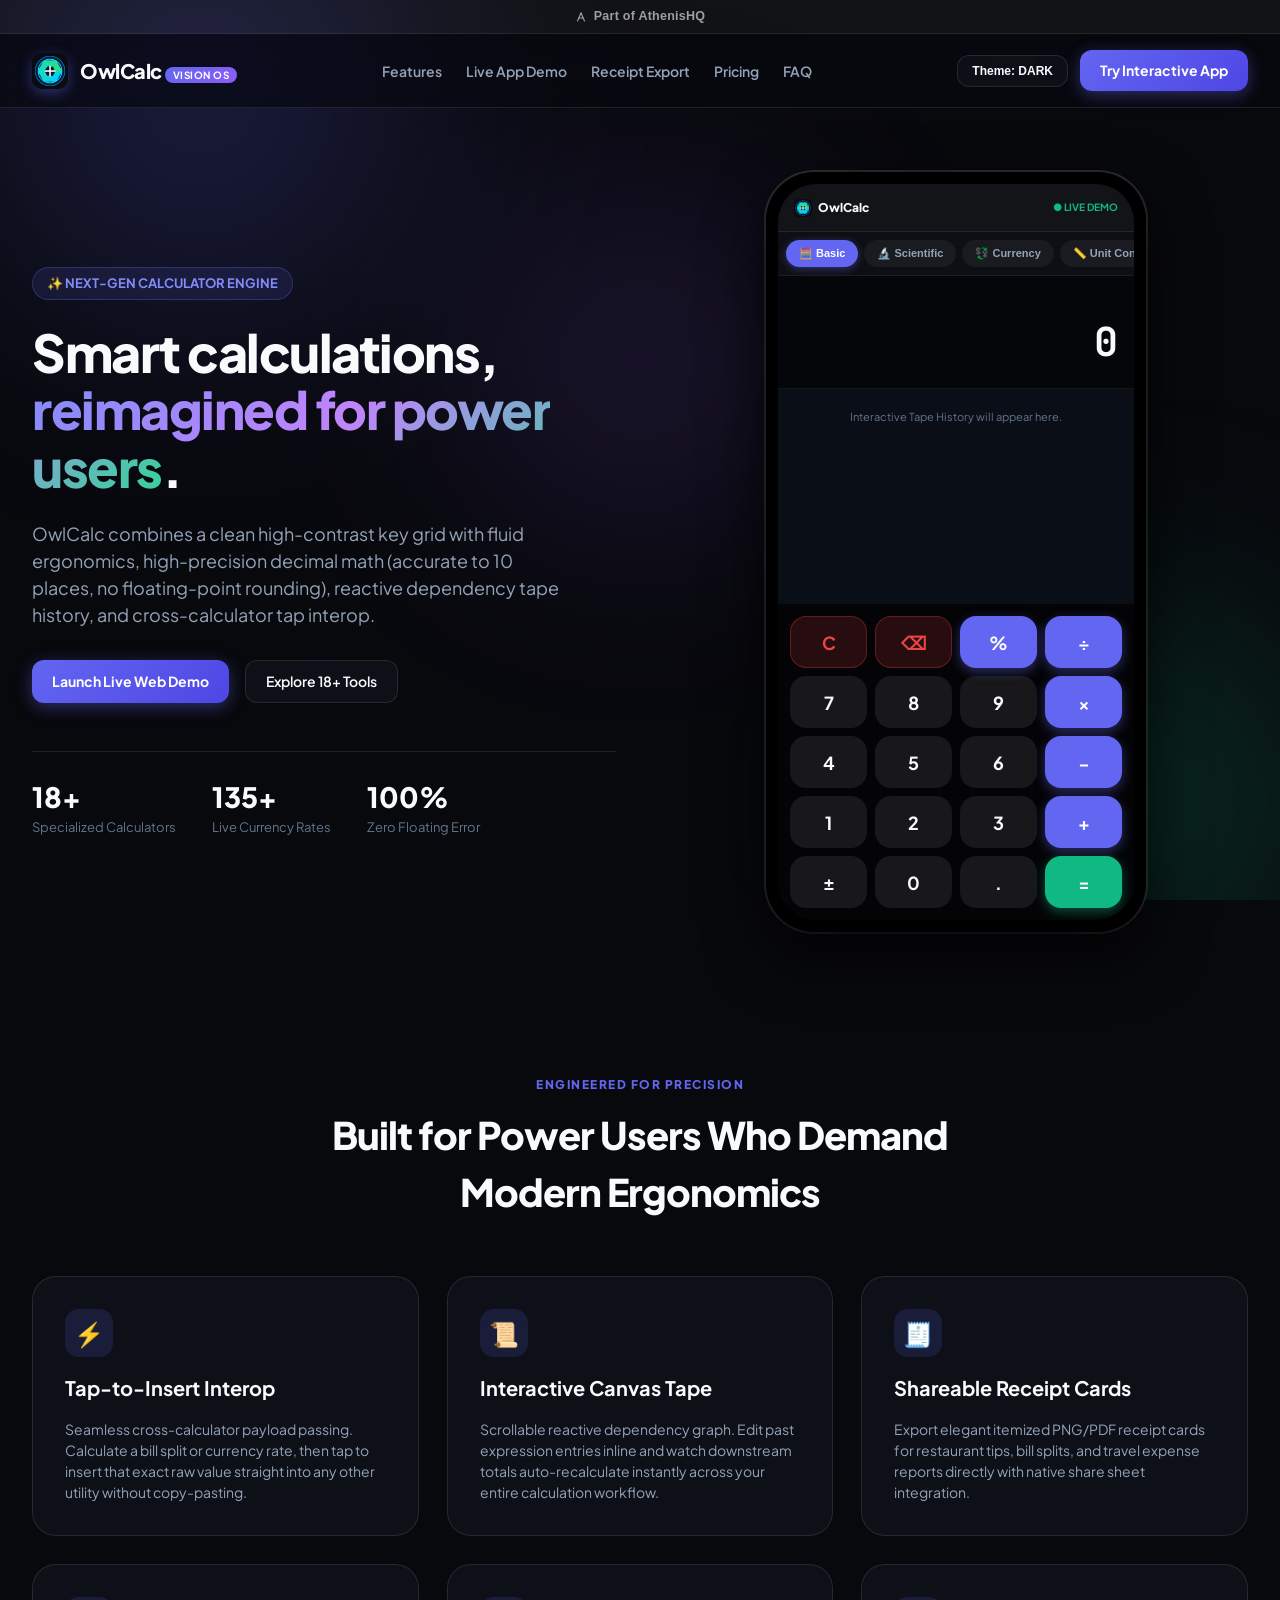
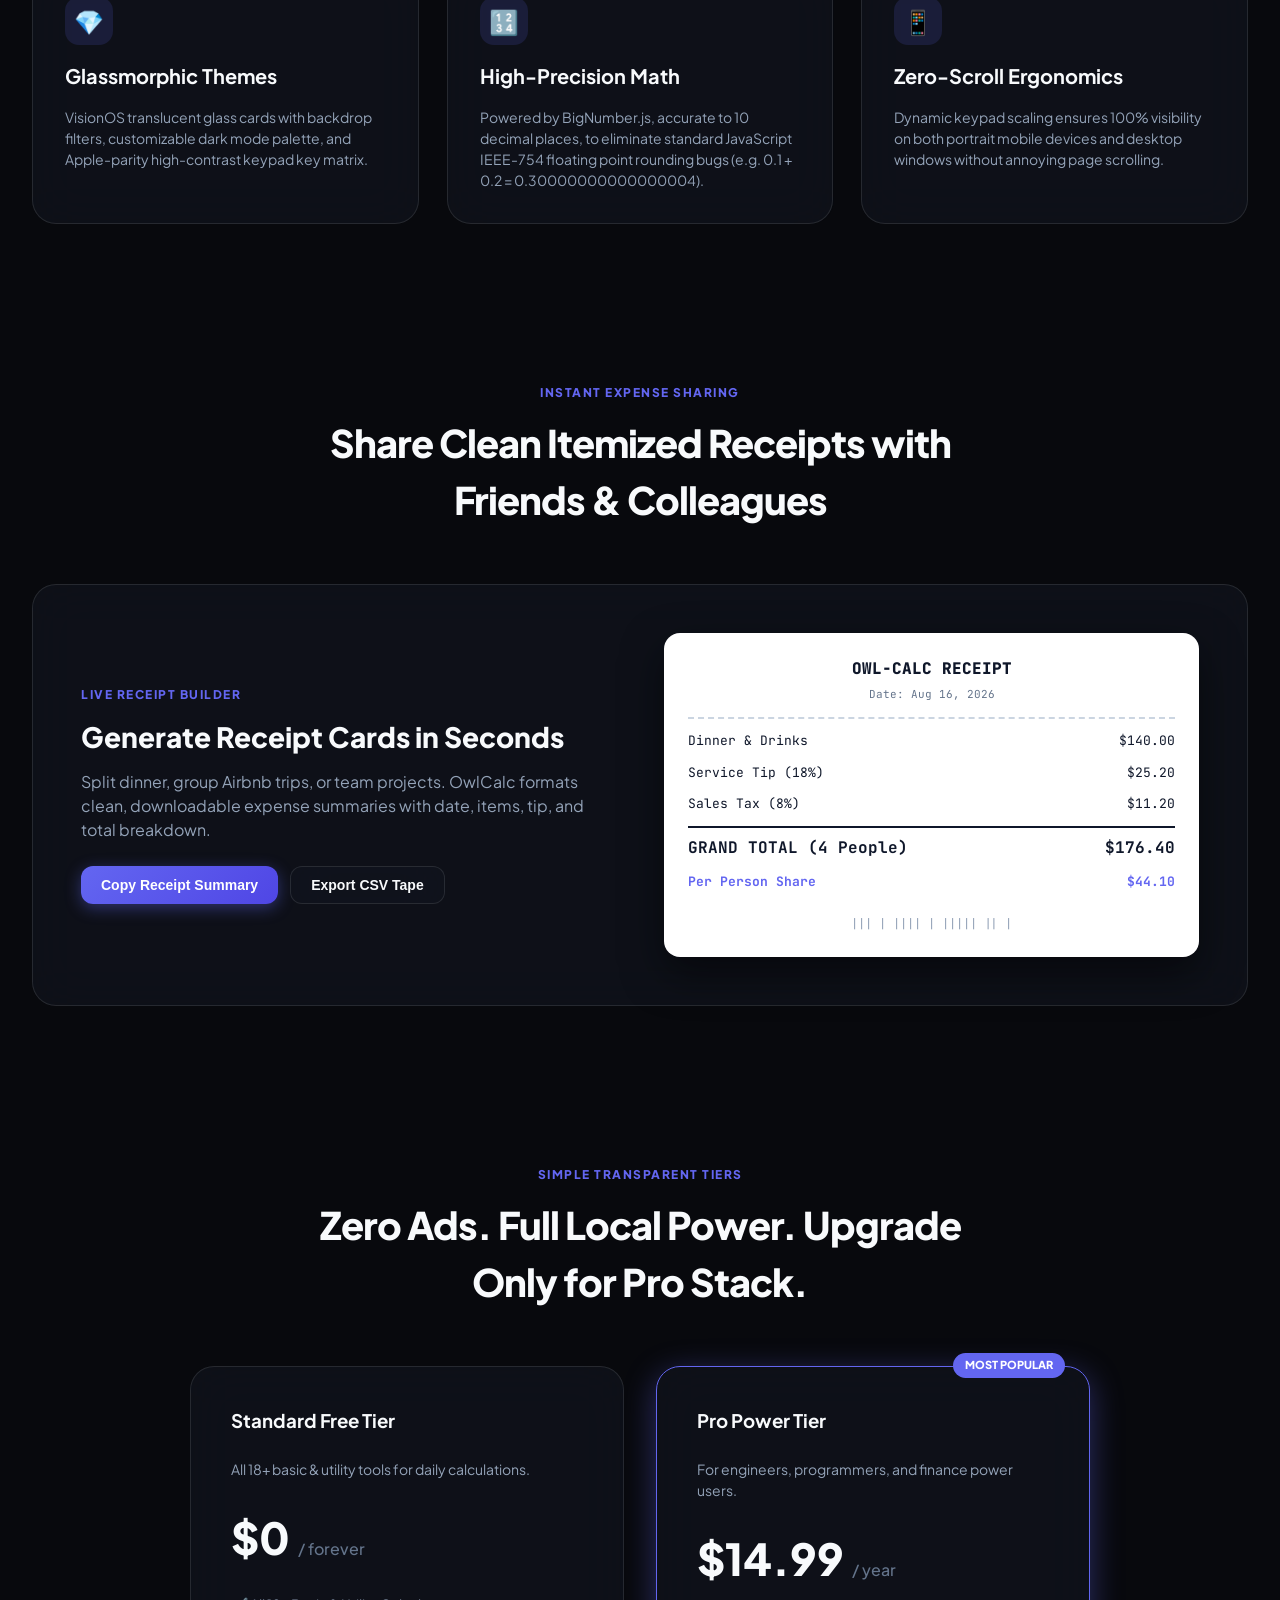
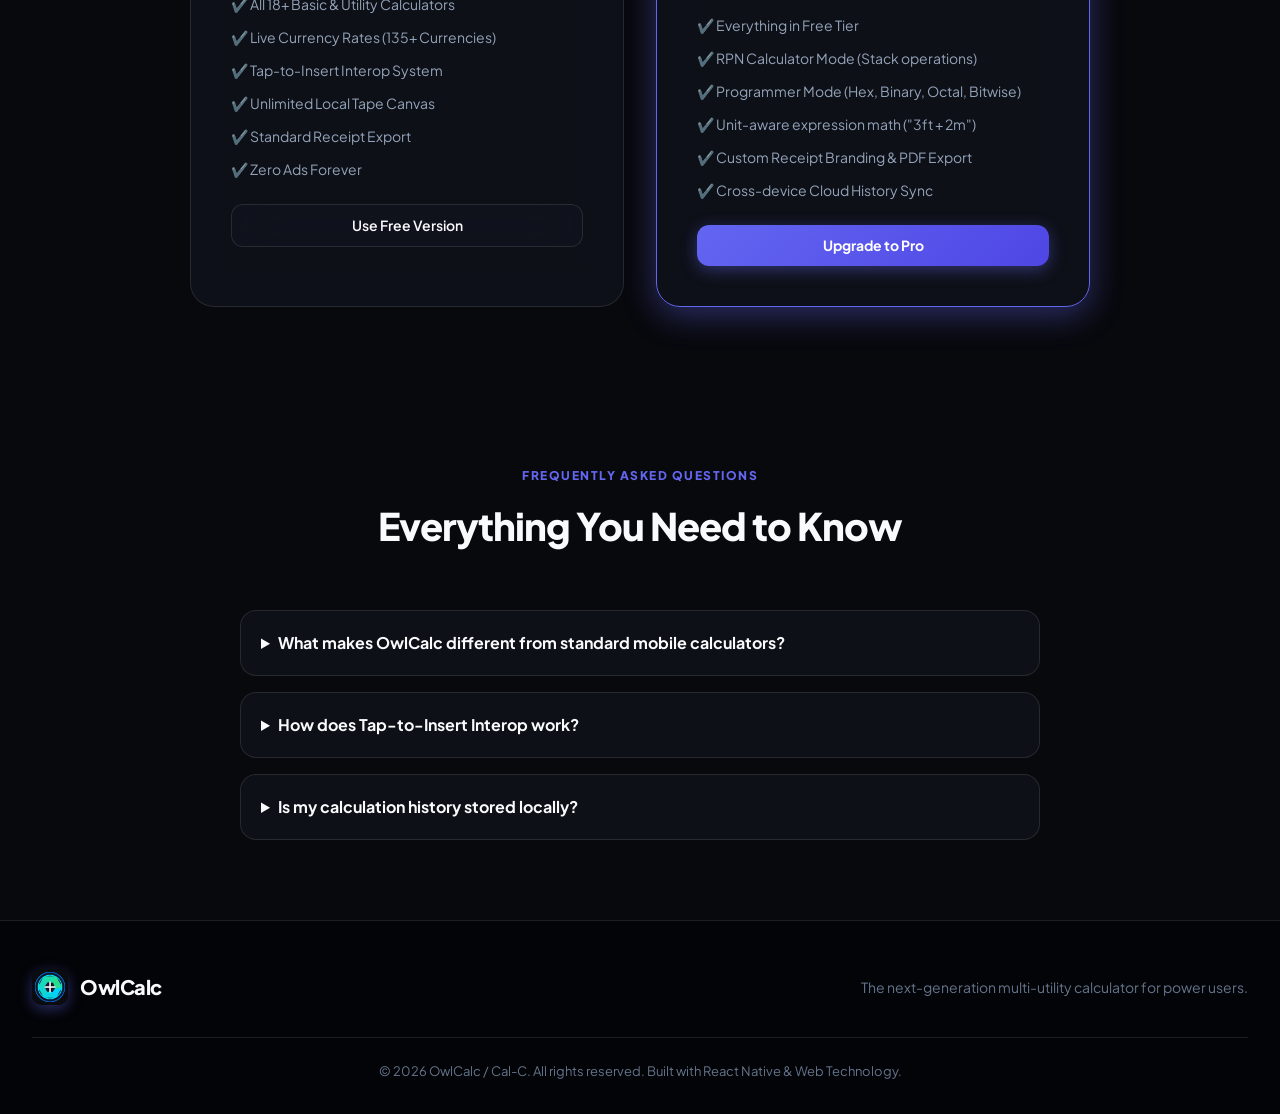
<file: calc/index.html>
<!DOCTYPE html>
<html lang="en" data-theme="dark">
<head>
  <meta charset="UTF-8">
  <meta name="viewport" content="width=device-width, initial-scale=1.0">
  <title>OwlCalc — Smart Multi-Utility Calculator for iOS & Web</title>
  <meta name="description" content="High-precision multi-utility calculator with glassmorphic UI, a math engine accurate to 10 decimal places, interactive tape canvas, and 18+ specialized calculators.">
  <meta name="keywords" content="OwlCalc, smart calculator, scientific calculator, unit converter, tip splitter, currency exchange, high-precision calculator">

  <!-- OpenGraph Metadata -->
  <meta property="og:title" content="OwlCalc — Smart Multi-Utility Calculator">
  <meta property="og:description" content="Fast, glassmorphic, high-precision arithmetic with interactive tape canvas and 18+ specialized tools.">
  <meta property="og:image" content="assets/icon.png">
  <meta property="og:type" content="website">

  <!-- Favicon & Stylesheet -->
  <link rel="icon" href="assets/icon.png" type="image/png">
  <link rel="stylesheet" href="web/styles.css">
  <style>
    .athenishq-topbar {
      display: flex; align-items: center; justify-content: center; gap: 7px;
      height: 34px; width: 100%; box-sizing: border-box;
      background: rgba(255,255,255,0.04); border-bottom: 1px solid rgba(255,255,255,0.08);
      color: rgba(255,255,255,0.6); text-decoration: none;
      font-family: -apple-system, BlinkMacSystemFont, 'Segoe UI', sans-serif;
      font-size: 12.5px; font-weight: 600; letter-spacing: 0.02em;
      transition: background 0.15s, color 0.15s;
    }
    .athenishq-topbar:hover { background: rgba(255,255,255,0.07); color: #fff; }
    .athenishq-topbar svg { width: 12px; height: 12px; flex-shrink: 0; }
  </style>
</head>
<body>

<a href="https://athenishq.com/" class="athenishq-topbar">
  <svg viewBox="0 0 24 24" fill="none" stroke="currentColor" stroke-width="2.2" stroke-linecap="round" stroke-linejoin="round"><path d="M12 4L5 20"/><path d="M12 4L19 20"/><path d="M8.3 14H15.7"/></svg>
  Part of AthenisHQ
</a>
  <!-- Ambient Glass Background Orbs -->
  <div class="bg-ambient" aria-hidden="true">
    <div class="ambient-orb orb-1"></div>
    <div class="ambient-orb orb-2"></div>
    <div class="ambient-orb orb-3"></div>
  </div>

  <div class="app-wrapper">
    <!-- Navbar Header -->
    <header class="navbar">
      <a href="#" class="brand" id="nav-brand-logo">
        <img src="assets/icon.png" alt="OwlCalc Logo" class="brand-icon">
        <div>
          <span class="brand-name">OwlCalc</span>
          <span class="brand-tag">VISION OS</span>
        </div>
      </a>

      <ul class="nav-links">
        <li><a href="#features" class="nav-link">Features</a></li>
        <li><a href="#demo" class="nav-link">Live App Demo</a></li>
        <li><a href="#receipts" class="nav-link">Receipt Export</a></li>
        <li><a href="#pricing" class="nav-link">Pricing</a></li>
        <li><a href="#faq" class="nav-link">FAQ</a></li>
      </ul>

      <div style="display: flex; gap: 12px; align-items: center;">
        <button id="theme-toggle-btn" class="btn-secondary" style="font-size: 12px; padding: 8px 14px;">Theme: DARK</button>
        <a href="#demo" class="btn-primary" id="try-demo-btn">Try Interactive App</a>
      </div>
    </header>

    <main>
      <!-- Hero Section -->
      <section class="hero-section" id="hero">
        <div class="hero-content">
          <div class="hero-badge">
            <span>✨ NEXT-GEN CALCULATOR ENGINE</span>
          </div>
          <h1 class="hero-title">
            Smart calculations, <span class="gradient-text">reimagined for power users</span>.
          </h1>
          <p class="hero-desc">
            OwlCalc combines a clean high-contrast key grid with fluid ergonomics, high-precision decimal math (accurate to 10 places, no floating-point rounding), reactive dependency tape history, and cross-calculator tap interop.
          </p>

          <div class="hero-actions">
            <a href="#demo" class="btn-primary" id="hero-get-started-btn">Launch Live Web Demo</a>
            <a href="#features" class="btn-secondary" id="hero-learn-more-btn">Explore 18+ Tools</a>
          </div>

          <div class="hero-stats">
            <div class="stat-item">
              <h4>18+</h4>
              <p>Specialized Calculators</p>
            </div>
            <div class="stat-item">
              <h4>135+</h4>
              <p>Live Currency Rates</p>
            </div>
            <div class="stat-item">
              <h4>100%</h4>
              <p>Zero Floating Error</p>
            </div>
          </div>
        </div>

        <!-- Live Interactive App Mockup -->
        <div class="hero-demo" id="demo">
          <div class="phone-frame">
            <div class="phone-screen">
              <!-- Phone Status Header -->
              <div class="phone-header">
                <div style="display: flex; align-items: center; gap: 6px;">
                  <img src="assets/icon.png" style="width: 18px; height: 18px; border-radius: 4px;" alt="Icon">
                  <span style="font-size: 12px; font-weight: 800; color: #F8FAFC;">OwlCalc</span>
                </div>
                <span style="font-size: 10px; font-weight: 700; color: var(--accent-emerald);">● LIVE DEMO</span>
              </div>

              <!-- Calculator Category Tabs -->
              <div class="calc-selector-bar" id="calc-selector-bar">
                <button class="mode-tab active" data-mode="basic">🧮 Basic</button>
                <button class="mode-tab" data-mode="scientific">🔬 Scientific</button>
                <button class="mode-tab" data-mode="currency">💱 Currency</button>
                <button class="mode-tab" data-mode="unit_converter">📏 Unit Convert</button>
                <button class="mode-tab" data-mode="tip">💡 Tip & Split</button>
                <button class="mode-tab" data-mode="discount">🏷️ Discount</button>
                <button class="mode-tab" data-mode="date">📅 Date</button>
                <button class="mode-tab" data-mode="bmi">⚖️ BMI</button>
                <button class="mode-tab" data-mode="loan">🏦 Loan</button>
              </div>

              <!-- Main Calculator View -->
              <div id="calc-main-view" style="display: flex; flex-direction: column; flex: 1; overflow: hidden;">
                <!-- Display Window -->
                <div class="calc-display-area">
                  <div class="calc-expr" id="calc-expr"></div>
                  <div class="calc-result" id="calc-result">0</div>
                </div>

                <!-- Tape Canvas -->
                <div class="tape-canvas" id="tape-canvas"></div>

                <!-- Keypad -->
                <div id="keypad-container" class="calc-keypad"></div>
              </div>

              <!-- Specialized Calculator Container -->
              <div id="specialized-view" class="specialized-view" style="display: none;"></div>
            </div>
          </div>
        </div>
      </section>

      <!-- Key Pillars Section -->
      <section class="section-container" id="features">
        <div class="section-header">
          <span class="section-tag">ENGINEERED FOR PRECISION</span>
          <h2 class="section-title">Built for Power Users Who Demand Modern Ergonomics</h2>
        </div>

        <div class="features-grid">
          <div class="feature-card">
            <div class="feature-icon">⚡</div>
            <h3>Tap-to-Insert Interop</h3>
            <p>Seamless cross-calculator payload passing. Calculate a bill split or currency rate, then tap to insert that exact raw value straight into any other utility without copy-pasting.</p>
          </div>

          <div class="feature-card">
            <div class="feature-icon">📜</div>
            <h3>Interactive Canvas Tape</h3>
            <p>Scrollable reactive dependency graph. Edit past expression entries inline and watch downstream totals auto-recalculate instantly across your entire calculation workflow.</p>
          </div>

          <div class="feature-card">
            <div class="feature-icon">🧾</div>
            <h3>Shareable Receipt Cards</h3>
            <p>Export elegant itemized PNG/PDF receipt cards for restaurant tips, bill splits, and travel expense reports directly with native share sheet integration.</p>
          </div>

          <div class="feature-card">
            <div class="feature-icon">💎</div>
            <h3>Glassmorphic Themes</h3>
            <p>VisionOS translucent glass cards with backdrop filters, customizable dark mode palette, and Apple-parity high-contrast keypad key matrix.</p>
          </div>

          <div class="feature-card">
            <div class="feature-icon">🔢</div>
            <h3>High-Precision Math</h3>
            <p>Powered by BigNumber.js, accurate to 10 decimal places, to eliminate standard JavaScript IEEE-754 floating point rounding bugs (e.g. 0.1 + 0.2 = 0.30000000000000004).</p>
          </div>

          <div class="feature-card">
            <div class="feature-icon">📱</div>
            <h3>Zero-Scroll Ergonomics</h3>
            <p>Dynamic keypad scaling ensures 100% visibility on both portrait mobile devices and desktop windows without annoying page scrolling.</p>
          </div>
        </div>
      </section>

      <!-- Shareable Receipt Generator Section -->
      <section class="section-container" id="receipts">
        <div class="section-header">
          <span class="section-tag">INSTANT EXPENSE SHARING</span>
          <h2 class="section-title">Share Clean Itemized Receipts with Friends & Colleagues</h2>
        </div>

        <div class="receipt-demo-section">
          <div>
            <span class="section-tag">LIVE RECEIPT BUILDER</span>
            <h3 style="font-size: 28px; font-weight: 800; margin: 12px 0;">Generate Receipt Cards in Seconds</h3>
            <p style="color: var(--text-secondary); margin-bottom: 24px;">
              Split dinner, group Airbnb trips, or team projects. OwlCalc formats clean, downloadable expense summaries with date, items, tip, and total breakdown.
            </p>
            <div style="display: flex; gap: 12px;">
              <button class="btn-primary" onclick="alert('Receipt copied to clipboard!')">Copy Receipt Summary</button>
              <button class="btn-secondary" onclick="alert('CSV Exporting...')">Export CSV Tape</button>
            </div>
          </div>

          <div class="receipt-card-preview">
            <div class="receipt-header">
              <h4 style="font-size: 16px; font-weight: 800;">OWL-CALC RECEIPT</h4>
              <span style="font-size: 11px; color: #64748B;">Date: Aug 16, 2026</span>
            </div>
            <div class="receipt-row">
              <span>Dinner & Drinks</span>
              <span>$140.00</span>
            </div>
            <div class="receipt-row">
              <span>Service Tip (18%)</span>
              <span>$25.20</span>
            </div>
            <div class="receipt-row">
              <span>Sales Tax (8%)</span>
              <span>$11.20</span>
            </div>
            <div class="receipt-row receipt-total">
              <span>GRAND TOTAL (4 People)</span>
              <span>$176.40</span>
            </div>
            <div class="receipt-row" style="color: #6366F1; font-weight: 700;">
              <span>Per Person Share</span>
              <span>$44.10</span>
            </div>
            <div style="text-align: center; font-size: 12px; margin-top: 12px; color: #94A3B8;">
              ||| | |||| | ||||| || |
            </div>
          </div>
        </div>
      </section>

      <!-- Pricing Matrix Section -->
      <section class="section-container" id="pricing">
        <div class="section-header">
          <span class="section-tag">SIMPLE TRANSPARENT TIERS</span>
          <h2 class="section-title">Zero Ads. Full Local Power. Upgrade Only for Pro Stack.</h2>
        </div>

        <div class="pricing-grid">
          <!-- Free Tier -->
          <div class="pricing-card">
            <h3>Standard Free Tier</h3>
            <p style="color: var(--text-secondary); font-size: 14px;">All 18+ basic & utility tools for daily calculations.</p>
            <div class="pricing-price">$0 <span>/ forever</span></div>
            <ul class="pricing-features">
              <li>✔️ All 18+ Basic & Utility Calculators</li>
              <li>✔️ Live Currency Rates (135+ Currencies)</li>
              <li>✔️ Tap-to-Insert Interop System</li>
              <li>✔️ Unlimited Local Tape Canvas</li>
              <li>✔️ Standard Receipt Export</li>
              <li>✔️ Zero Ads Forever</li>
            </ul>
            <a href="#demo" class="btn-secondary" style="text-align: center; justify-content: center;">Use Free Version</a>
          </div>

          <!-- Pro Tier -->
          <div class="pricing-card featured">
            <div class="pricing-badge">MOST POPULAR</div>
            <h3>Pro Power Tier</h3>
            <p style="color: var(--text-secondary); font-size: 14px;">For engineers, programmers, and finance power users.</p>
            <div class="pricing-price">$14.99 <span>/ year</span></div>
            <ul class="pricing-features">
              <li>✔️ Everything in Free Tier</li>
              <li>✔️ RPN Calculator Mode (Stack operations)</li>
              <li>✔️ Programmer Mode (Hex, Binary, Octal, Bitwise)</li>
              <li>✔️ Unit-aware expression math ("3ft + 2m")</li>
              <li>✔️ Custom Receipt Branding & PDF Export</li>
              <li>✔️ Cross-device Cloud History Sync</li>
            </ul>
            <a href="#demo" class="btn-primary" style="text-align: center; justify-content: center;">Upgrade to Pro</a>
          </div>
        </div>
      </section>

      <!-- FAQ Section -->
      <section class="section-container" id="faq">
        <div class="section-header">
          <span class="section-tag">FREQUENTLY ASKED QUESTIONS</span>
          <h2 class="section-title">Everything You Need to Know</h2>
        </div>

        <div style="max-width: 800px; margin: 0 auto; display: flex; flex-direction: column; gap: 16px;">
          <details style="background: var(--bg-card); border: 1px solid var(--bg-card-border); border-radius: var(--radius-md); padding: 20px; cursor: pointer;">
            <summary style="font-weight: 700; font-size: 16px;">What makes OwlCalc different from standard mobile calculators?</summary>
            <p style="color: var(--text-secondary); margin-top: 12px; font-size: 14px;">
              OwlCalc combines a high-contrast grid layout with a high-precision math engine (accurate to 10 decimal places, no floating-point rounding), reactive dependency canvas tape (where past calculation edits auto-update downstream values), and tap-to-insert interop between tools.
            </p>
          </details>

          <details style="background: var(--bg-card); border: 1px solid var(--bg-card-border); border-radius: var(--radius-md); padding: 20px; cursor: pointer;">
            <summary style="font-weight: 700; font-size: 16px;">How does Tap-to-Insert Interop work?</summary>
            <p style="color: var(--text-secondary); margin-top: 12px; font-size: 14px;">
              When you perform a calculation in one calculator (e.g. Basic Math or Currency), switching to another calculator (e.g. Tip, Discount, or BMI) automatically displays a button at the top allowing you to insert the previous result with a single tap.
            </p>
          </details>

          <details style="background: var(--bg-card); border: 1px solid var(--bg-card-border); border-radius: var(--radius-md); padding: 20px; cursor: pointer;">
            <summary style="font-weight: 700; font-size: 16px;">Is my calculation history stored locally?</summary>
            <p style="color: var(--text-secondary); margin-top: 12px; font-size: 14px;">
              Yes! 100% of your calculation tape is stored locally on your device (using browser localStorage on web and SQLite on mobile). Your financial and personal data never leaves your device.
            </p>
          </details>
        </div>
      </section>
    </main>

    <!-- Footer -->
    <footer>
      <div class="footer-content">
        <div class="brand">
          <img src="assets/icon.png" alt="OwlCalc Logo" class="brand-icon">
          <span class="brand-name">OwlCalc</span>
        </div>
        <div style="color: var(--text-muted); font-size: 14px;">
          The next-generation multi-utility calculator for power users.
        </div>
      </div>
      <div class="footer-copy">
        © 2026 OwlCalc / Cal-C. All rights reserved. Built with React Native & Web Technology.
      </div>
    </footer>
  </div>

  <!-- Scripts -->
  <script src="web/mathEngine.js"></script>
  <script src="web/tapeStore.js"></script>
  <script src="web/calculators.js"></script>
  <script src="web/app.js"></script>
</body>
</html>
</file>
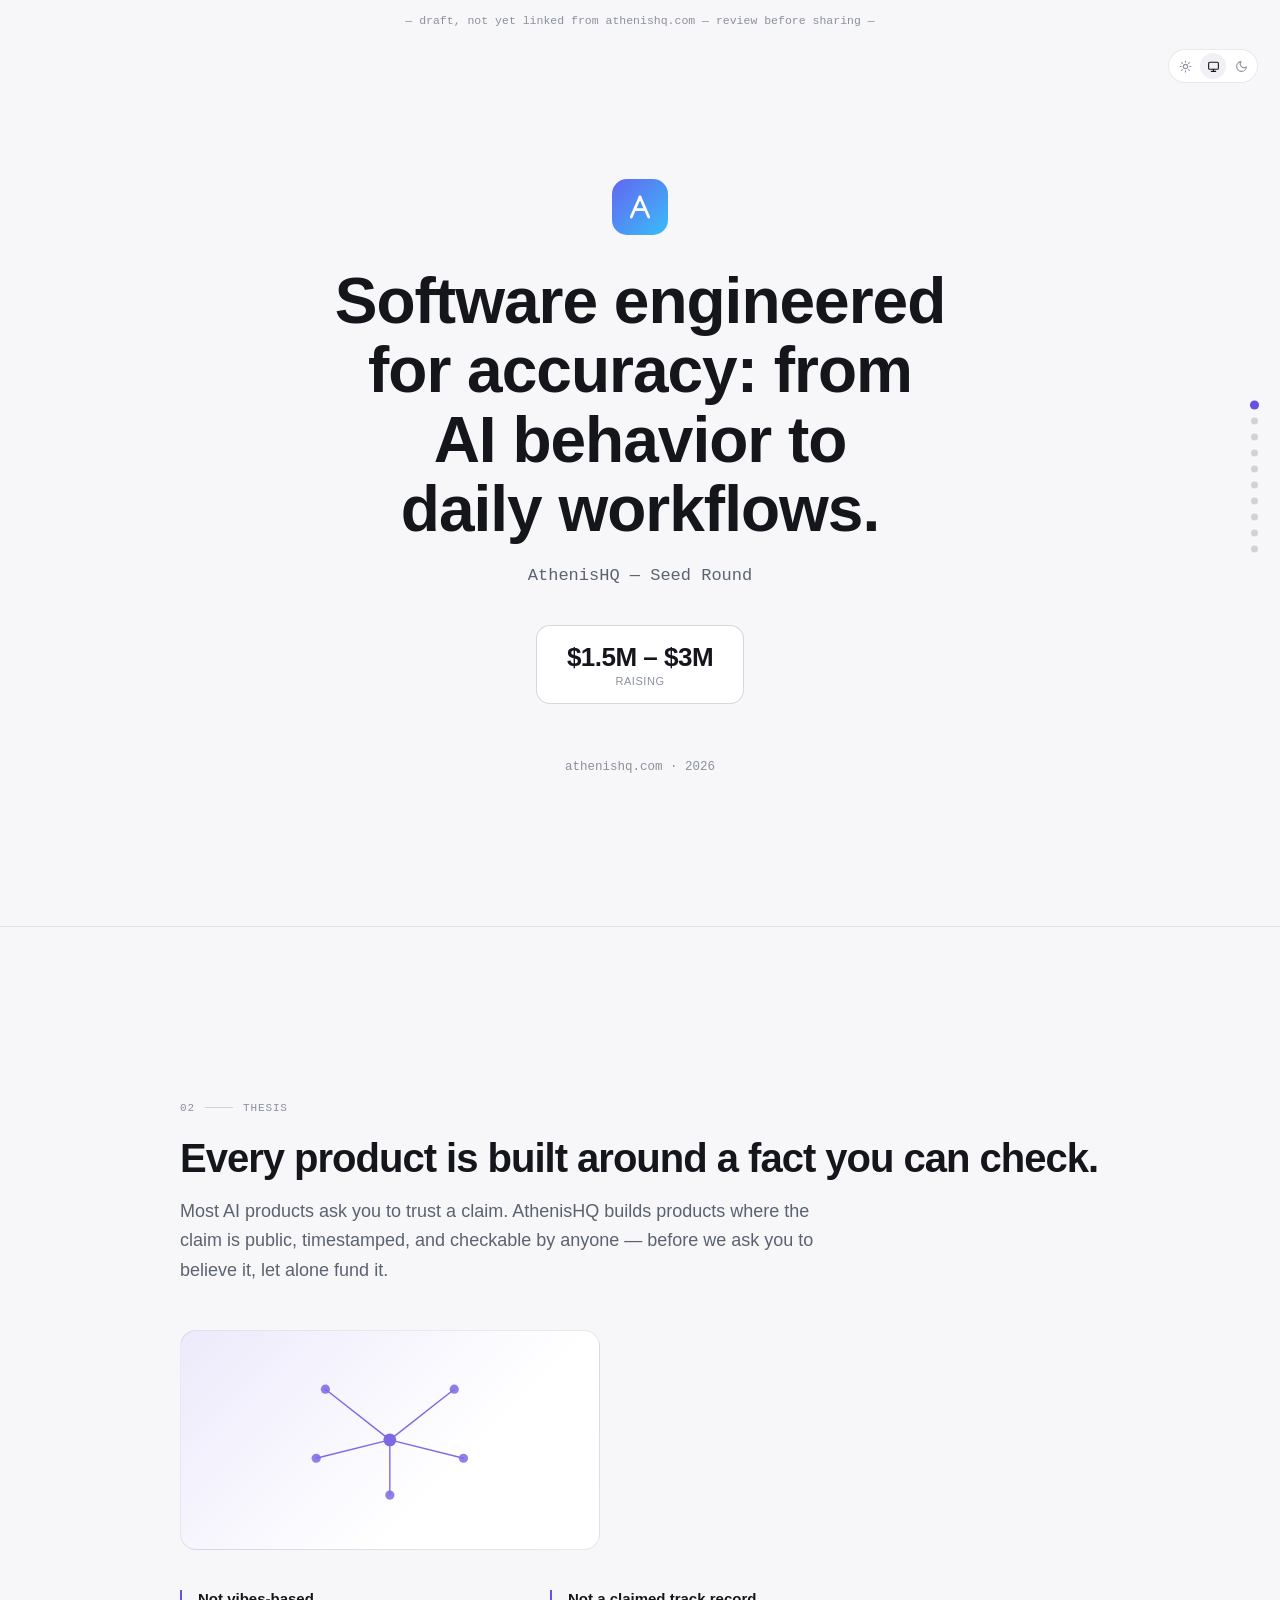
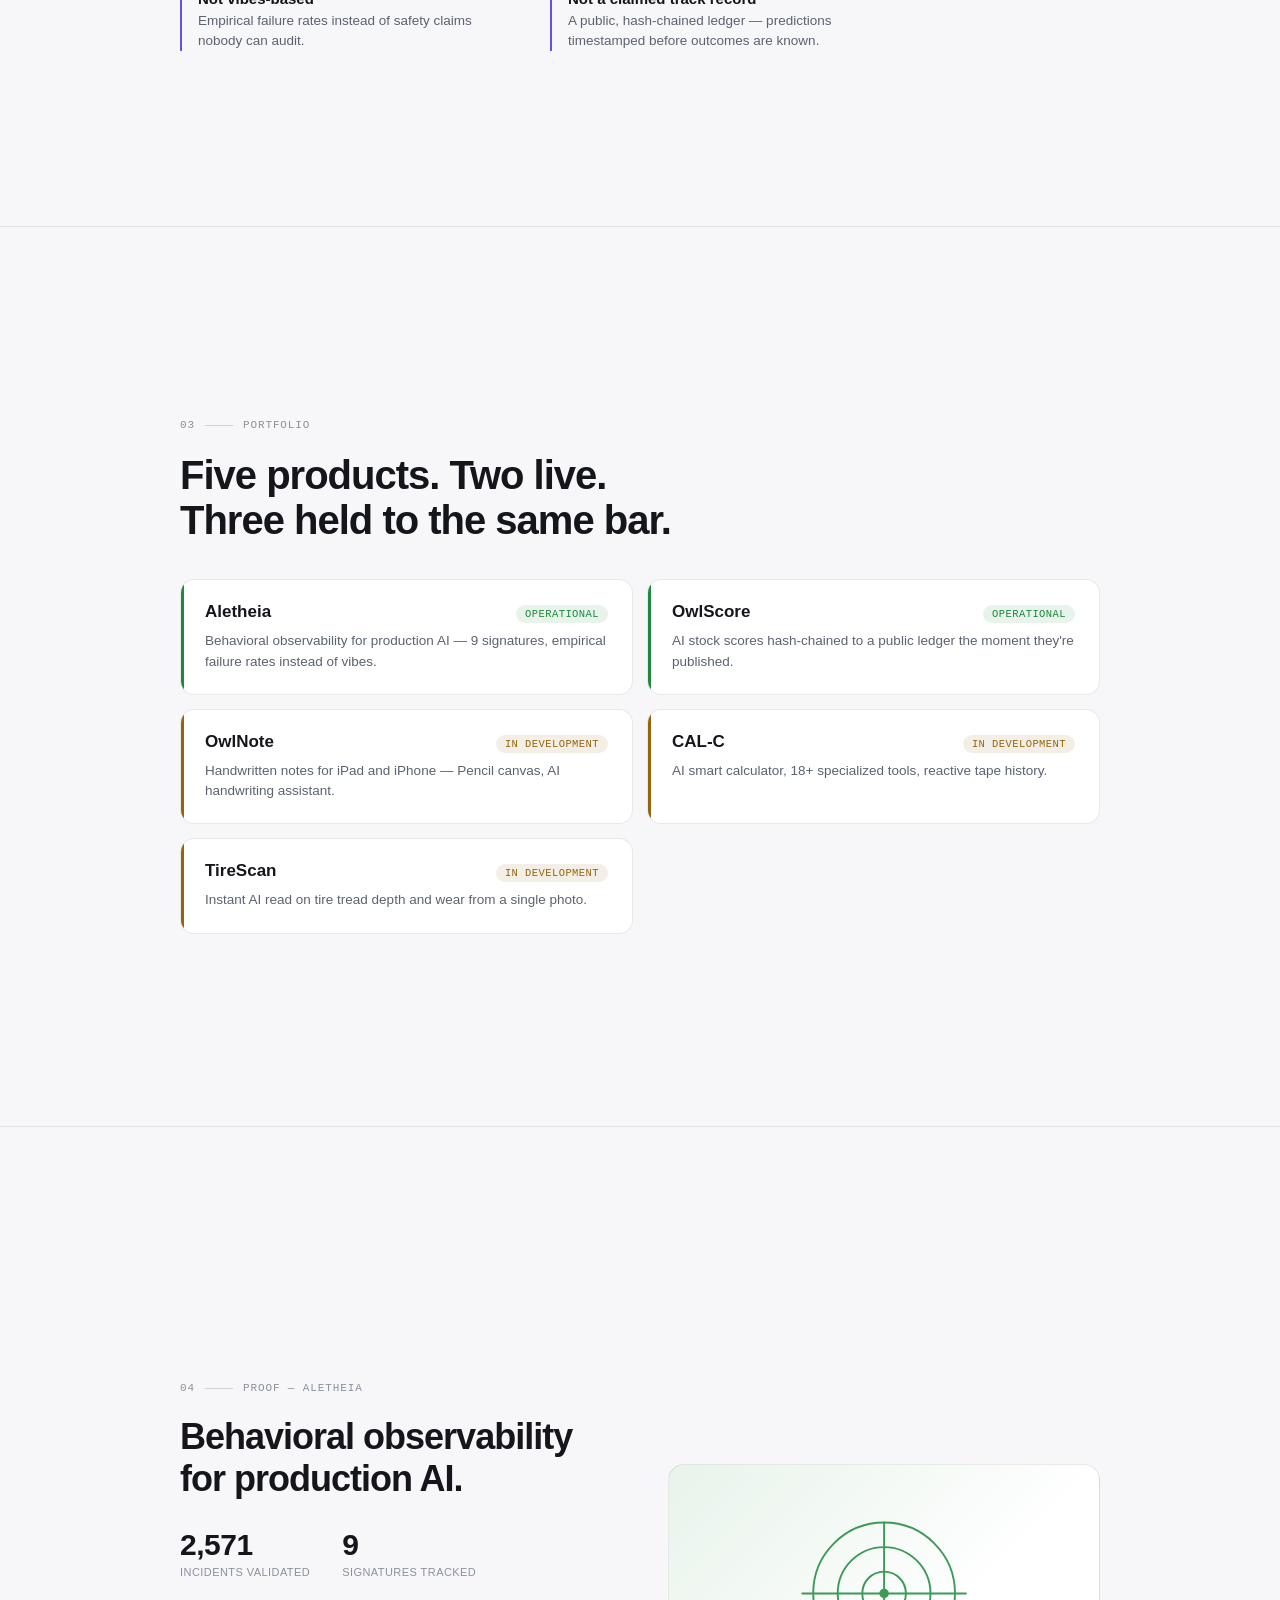
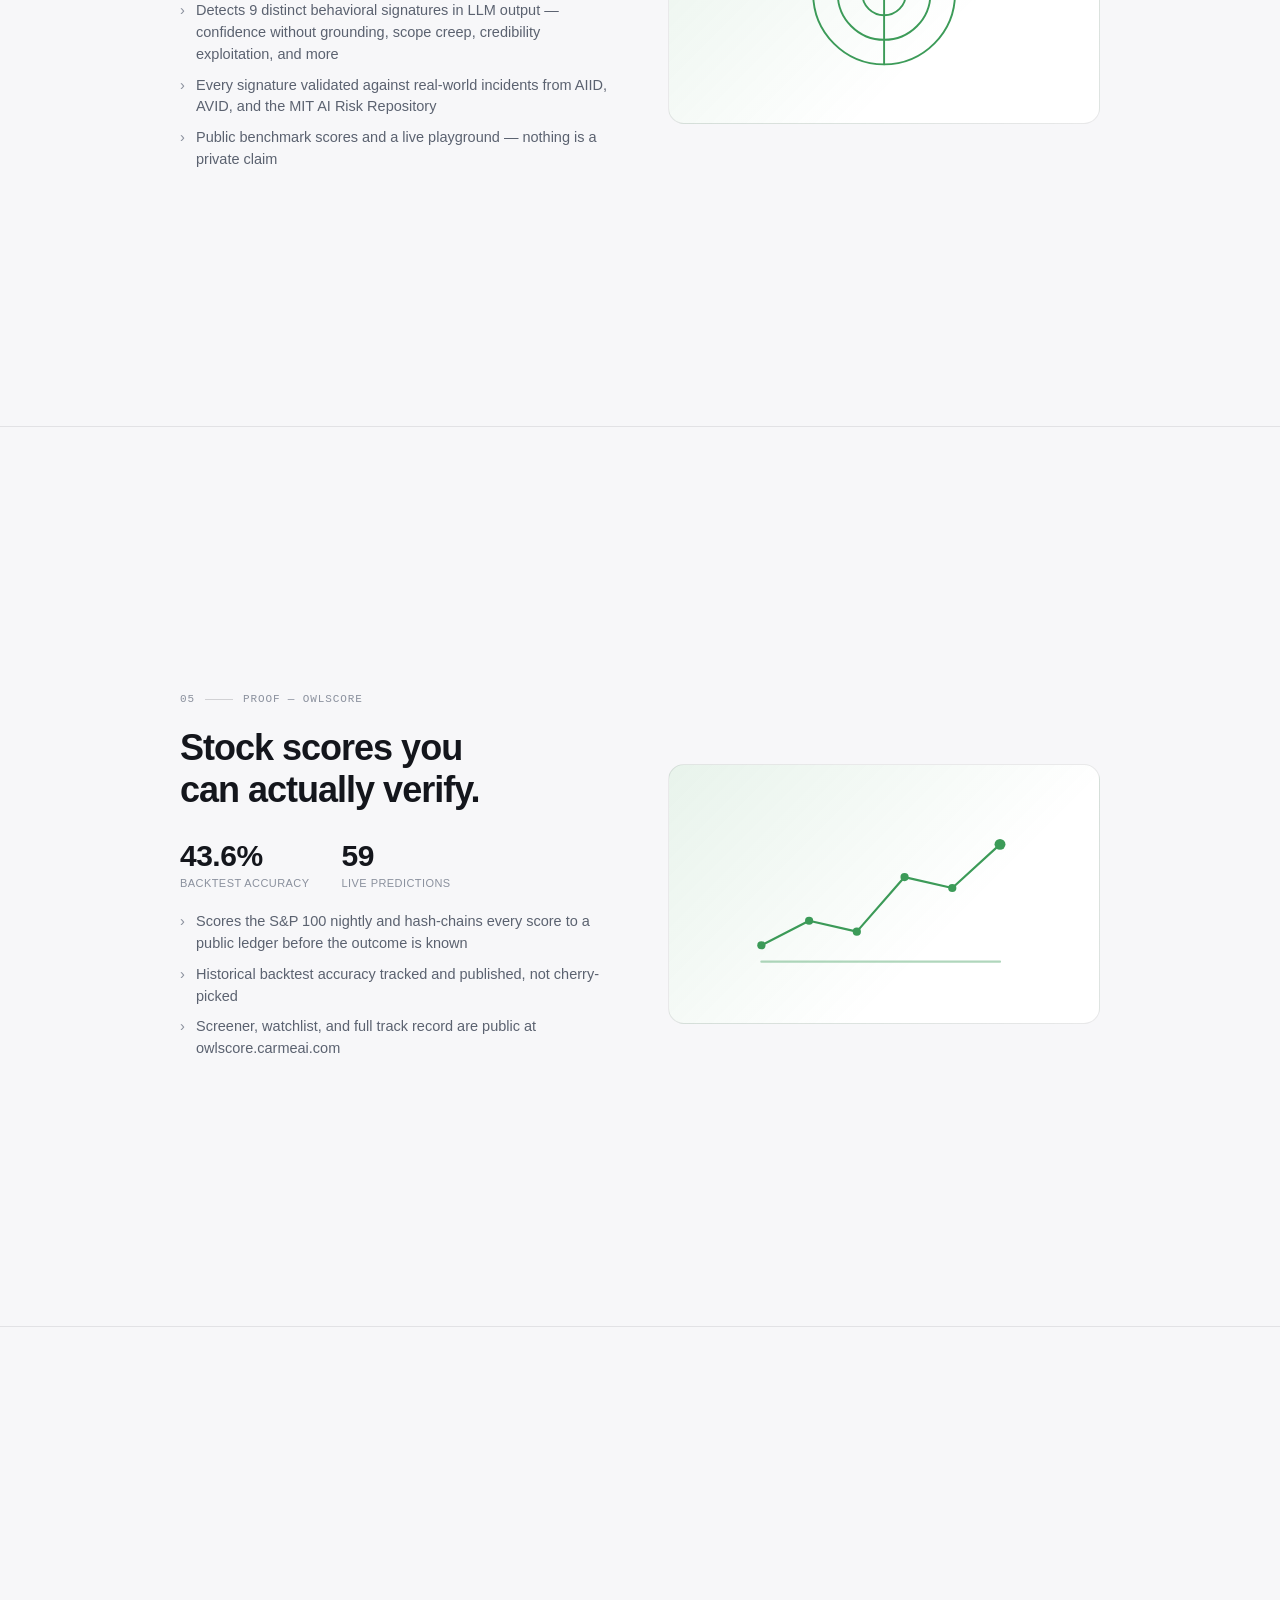
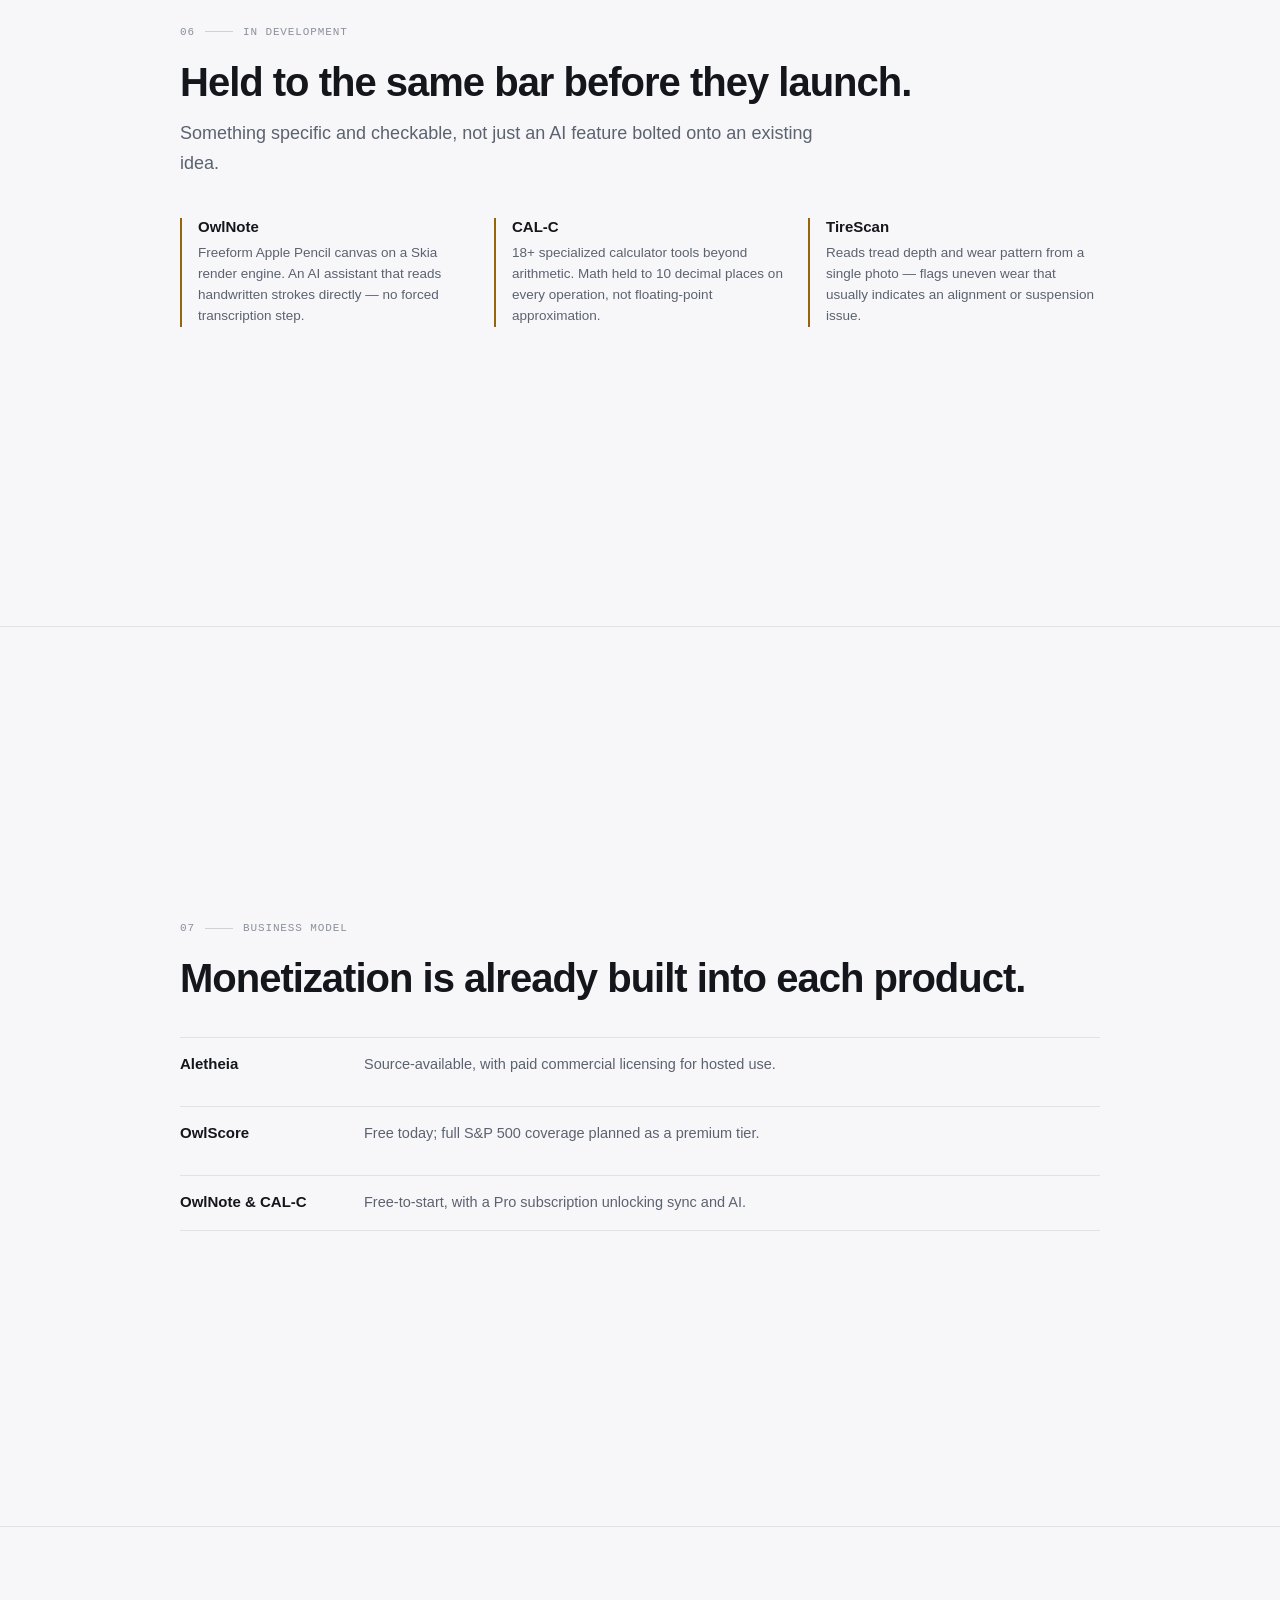
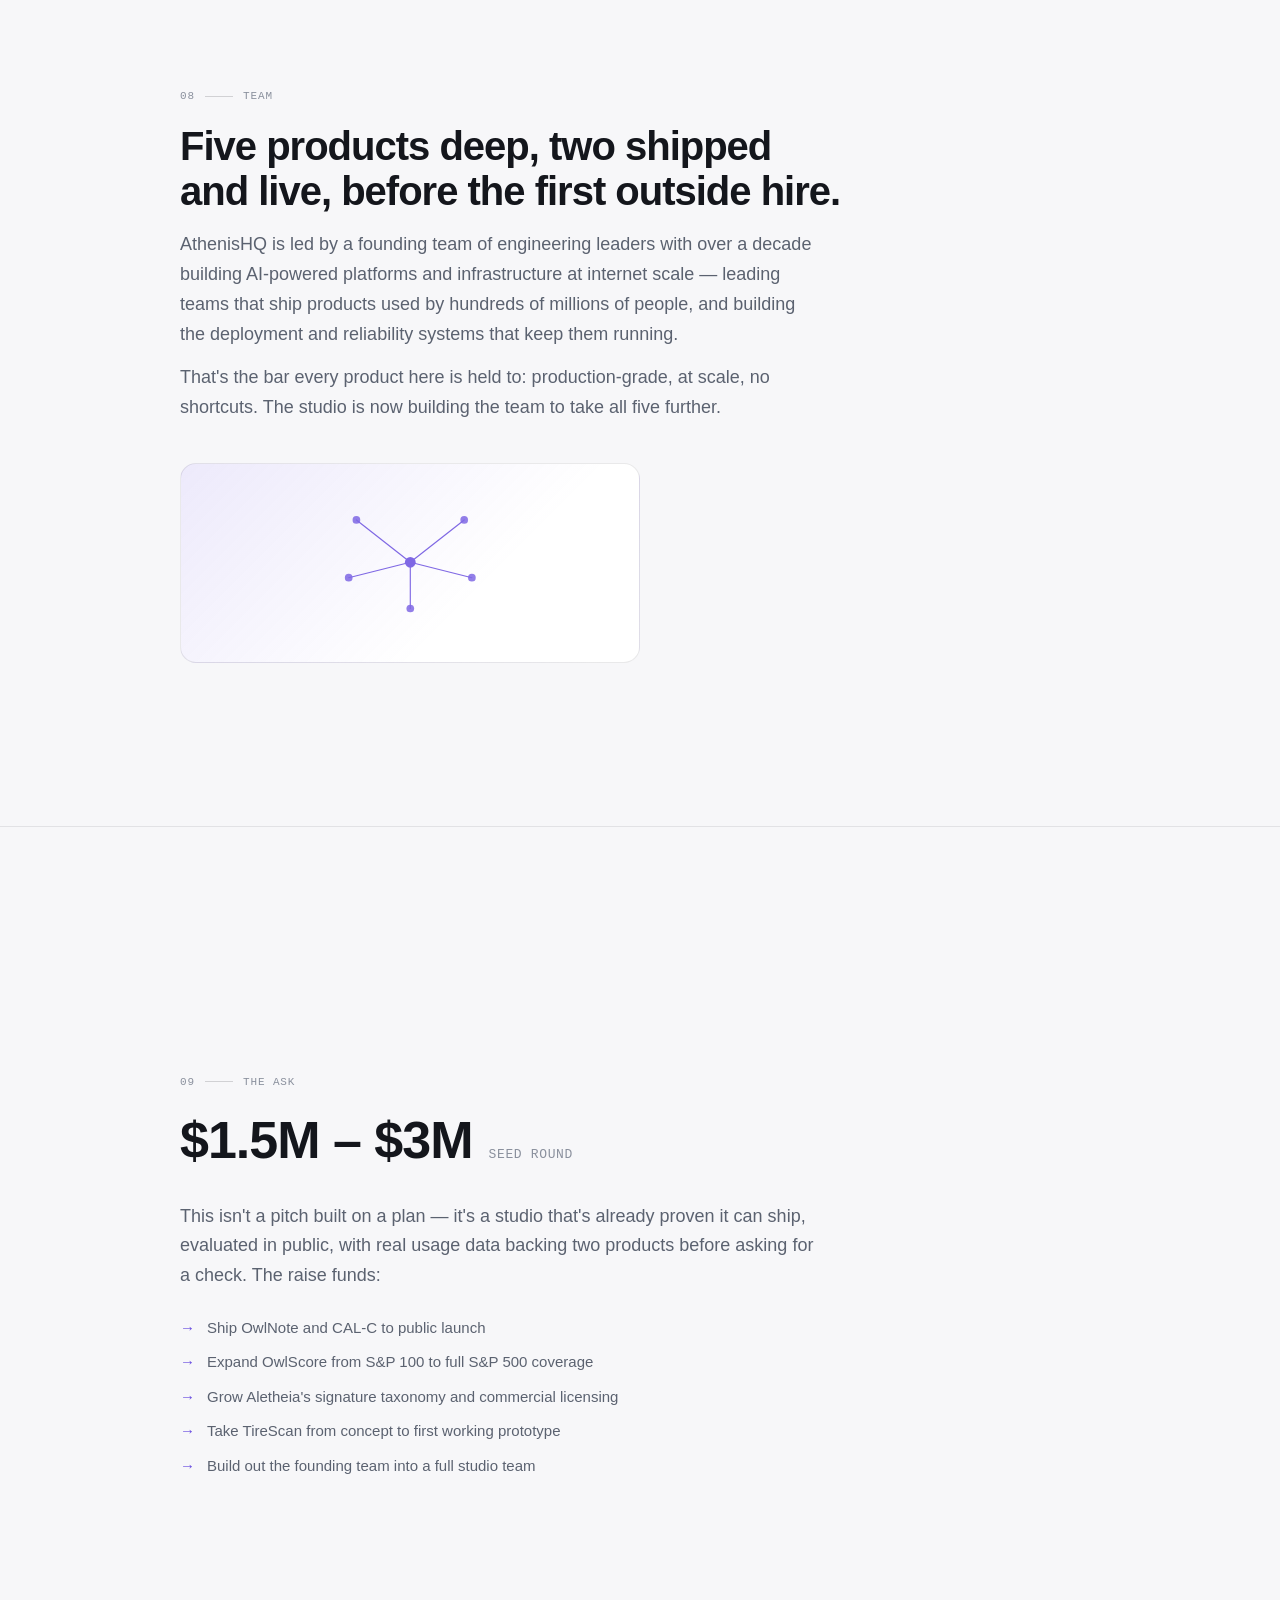
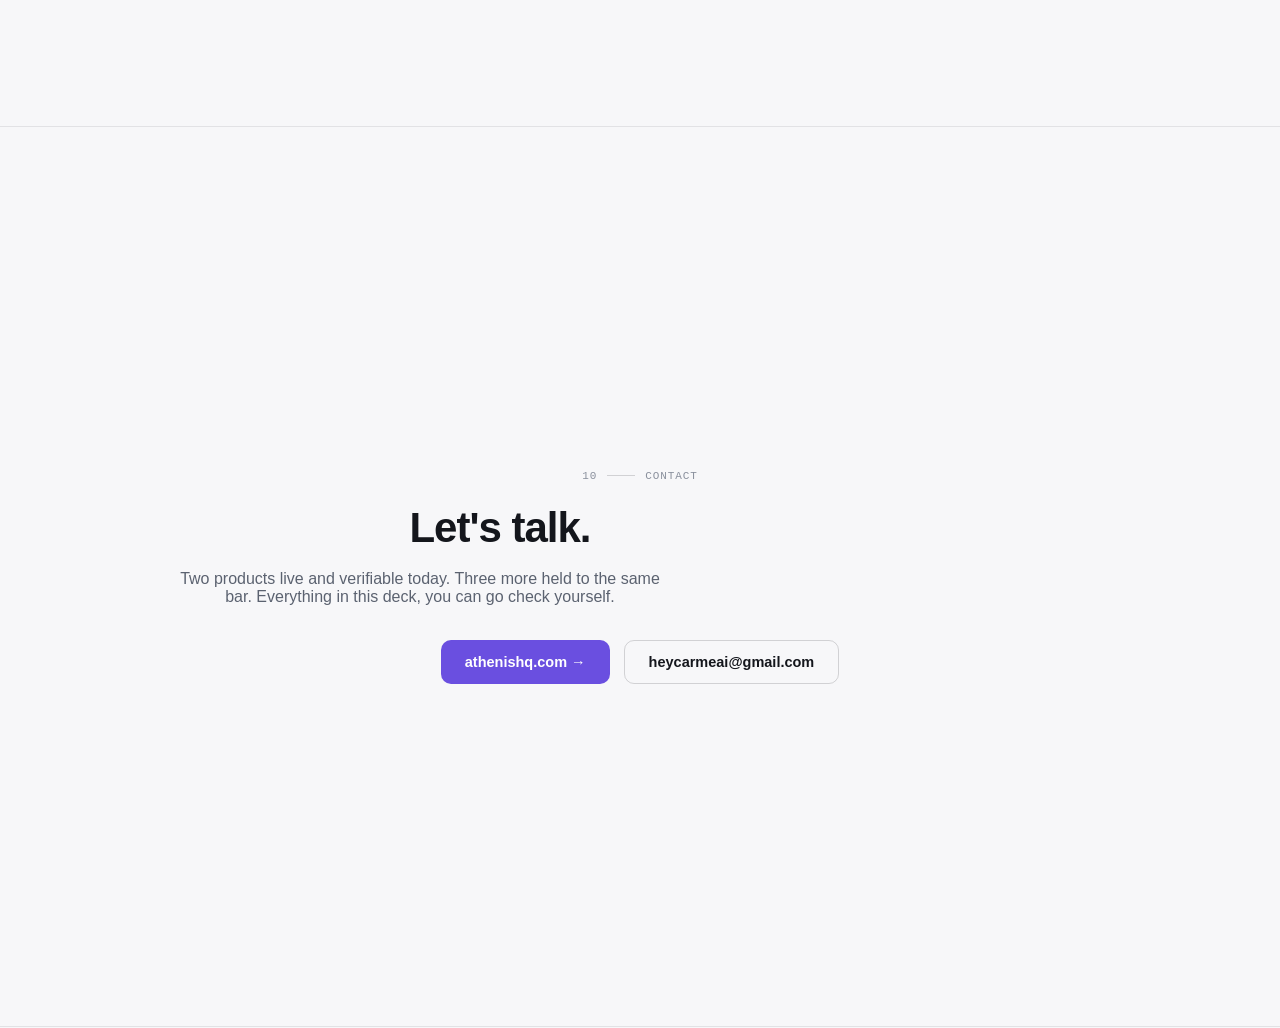
<file: deck/index.html>
<!DOCTYPE html>
<html lang="en">
<head>
<meta charset="UTF-8">
<meta name="viewport" content="width=device-width, initial-scale=1.0">
<title>AthenisHQ — Seed Deck</title>
<meta name="robots" content="noindex, nofollow">
<style>
  :root {
    --bg: #F7F7F9;
    --surface: #FFFFFF;
    --surface-2: #F1F1F5;
    --line: rgba(15,17,23,0.09);
    --line-2: rgba(15,17,23,0.16);
    --text: #14161C;
    --text-dim: #5B6270;
    --text-faint: #8A909D;
    --ok: #1B8A3C;
    --ok-dim: rgba(27,138,60,0.10);
    --dev: #96650B;
    --dev-dim: rgba(150,101,11,0.10);
    --accent: #6A4FE0;
    --accent-dim: rgba(106,79,224,0.12);
  }
  @media (prefers-color-scheme: dark) {
    :root:not([data-theme="light"]) {
      --bg: #0B0D12; --surface: #12151B; --surface-2: #171B22;
      --line: rgba(255,255,255,0.08); --line-2: rgba(255,255,255,0.14);
      --text: #F0F2F5; --text-dim: #8B92A0; --text-faint: #565D6B;
      --ok: #3FB950; --ok-dim: rgba(63,185,80,0.12);
      --dev: #D29922; --dev-dim: rgba(210,153,34,0.12);
      --accent: #7B61FF; --accent-dim: rgba(123,97,255,0.14);
    }
  }
  :root[data-theme="dark"] {
    --bg: #0B0D12; --surface: #12151B; --surface-2: #171B22;
    --line: rgba(255,255,255,0.08); --line-2: rgba(255,255,255,0.14);
    --text: #F0F2F5; --text-dim: #8B92A0; --text-faint: #565D6B;
    --ok: #3FB950; --ok-dim: rgba(63,185,80,0.12);
    --dev: #D29922; --dev-dim: rgba(210,153,34,0.12);
    --accent: #7B61FF; --accent-dim: rgba(123,97,255,0.14);
  }
  * { box-sizing: border-box; margin: 0; padding: 0; }
  html { scroll-snap-type: y mandatory; }
  body {
    background: var(--bg); color: var(--text);
    font-family: -apple-system, BlinkMacSystemFont, 'Segoe UI', 'Helvetica Neue', Arial, sans-serif;
    -webkit-font-smoothing: antialiased;
    scroll-behavior: auto;
  }
  .mono { font-family: ui-monospace, 'SF Mono', 'Cascadia Code', Consolas, monospace; }

  .theme-toggle {
    position: fixed; top: 22px; right: 22px; z-index: 50;
    display: flex; align-items: center; gap: 2px;
    border: 1px solid var(--line); border-radius: 999px; padding: 3px;
    background: var(--surface);
  }
  .theme-toggle button {
    all: unset; cursor: pointer; width: 26px; height: 26px; border-radius: 999px;
    display: flex; align-items: center; justify-content: center;
    color: var(--text-faint); transition: background 0.15s ease, color 0.15s ease;
  }
  .theme-toggle button svg { width: 13px; height: 13px; }
  .theme-toggle button:hover { color: var(--text-dim); }
  .theme-toggle button.active { background: var(--surface-2); color: var(--text); }

  .dots {
    position: fixed; right: 22px; top: 50%; transform: translateY(-50%); z-index: 50;
    display: flex; flex-direction: column; gap: 9px;
  }
  .dots a {
    width: 7px; height: 7px; border-radius: 50%; background: var(--line-2);
    transition: background 0.2s ease, transform 0.2s ease;
  }
  .dots a.active { background: var(--accent); transform: scale(1.3); }
  @media (max-width: 700px) { .dots { display: none; } }

  section.slide {
    scroll-snap-align: start;
    min-height: 100vh; width: 100%;
    display: flex; flex-direction: column; justify-content: center;
    padding: 90px 64px;
    position: relative;
    border-bottom: 1px solid var(--line);
  }
  .slide-inner { max-width: 920px; margin: 0 auto; width: 100%; }
  .slide-num {
    font-size: 11px; letter-spacing: 0.08em; color: var(--text-faint);
    text-transform: uppercase; margin-bottom: 22px; display: flex; gap: 10px; align-items: center;
  }
  .slide-num .bar { width: 28px; height: 1px; background: var(--line-2); }
  @media (max-width: 760px) { section.slide { padding: 70px 26px; } }

  h1, h2 { font-weight: 800; letter-spacing: -1px; text-wrap: balance; }
  .eyebrow {
    font-size: 11px; letter-spacing: 0.08em; text-transform: uppercase;
    color: var(--text-faint); margin-bottom: 14px; display: block;
  }
  p.lede { font-size: 18px; line-height: 1.65; color: var(--text-dim); max-width: 640px; }

  /* ── Cover ── */
  .cover { align-items: center; text-align: center; }
  .cover .mark {
    width: 56px; height: 56px; border-radius: 15px; margin: 0 auto 32px;
    background: linear-gradient(135deg, #6366F1, #38BDF8);
    display: flex; align-items: center; justify-content: center;
  }
  .cover .mark svg { width: 30px; height: 30px; }
  .cover h1 { font-size: clamp(38px, 6vw, 64px); line-height: 1.08; max-width: 780px; margin: 0 auto 22px; }
  .cover .sub { font-size: 17px; color: var(--text-dim); margin-bottom: 40px; }
  .cover .ask {
    display: inline-flex; align-items: center; gap: 14px;
    padding: 16px 30px; border-radius: 14px; border: 1px solid var(--line-2);
    background: var(--surface);
  }
  .cover .ask b { font-size: 26px; font-weight: 800; letter-spacing: -0.5px; }
  .cover .ask span { font-size: 11px; color: var(--text-faint); text-transform: uppercase; letter-spacing: 0.05em; display: block; margin-top: 2px; }
  .cover .foot { margin-top: 56px; font-size: 12.5px; color: var(--text-faint); }

  /* ── Thesis ── */
  .thesis-graphic {
    margin-top: 44px; width: 100%; max-width: 420px; height: 220px; border-radius: 16px;
    background: linear-gradient(135deg, var(--accent-dim), transparent 65%), var(--surface);
    border: 1px solid var(--line);
    display: flex; align-items: center; justify-content: center;
  }
  .thesis-graphic svg { width: 76%; height: 76%; color: var(--accent); opacity: 0.85; }
  .thesis-points { margin-top: 40px; display: grid; grid-template-columns: 1fr 1fr; gap: 18px 40px; max-width: 700px; }
  .thesis-points div { padding-left: 16px; border-left: 2px solid var(--accent); }
  .thesis-points b { display: block; font-size: 15px; margin-bottom: 4px; }
  .thesis-points p { font-size: 13.5px; color: var(--text-dim); line-height: 1.5; }

  /* ── Portfolio grid ── */
  .port-grid { display: grid; grid-template-columns: 1fr 1fr; gap: 14px; margin-top: 36px; }
  @media (max-width: 700px) { .port-grid { grid-template-columns: 1fr; } }
  .port-card {
    padding: 22px 24px; border-radius: 14px; border: 1px solid var(--line); position: relative; overflow: hidden;
    background: var(--surface);
  }
  .port-card::before { content: ""; position: absolute; left: 0; top: 0; bottom: 0; width: 3px; }
  .port-card.ok::before { background: var(--ok); }
  .port-card.dev::before { background: var(--dev); }
  .port-top { display: flex; justify-content: space-between; align-items: baseline; margin-bottom: 8px; gap: 10px; }
  .port-top b { font-size: 17px; font-weight: 800; }
  .port-status { font-size: 10.5px; text-transform: uppercase; letter-spacing: 0.04em; padding: 3px 9px; border-radius: 20px; white-space: nowrap; }
  .port-status.ok { color: var(--ok); background: var(--ok-dim); }
  .port-status.dev { color: var(--dev); background: var(--dev-dim); }
  .port-card p { font-size: 13.5px; color: var(--text-dim); line-height: 1.5; }

  /* ── Proof slides ── */
  .proof-layout { display: grid; grid-template-columns: 1fr 1fr; gap: 56px; align-items: center; }
  @media (max-width: 800px) { .proof-layout { grid-template-columns: 1fr; } }
  .proof-graphic {
    height: 260px; border-radius: 16px; display: flex; align-items: center; justify-content: center;
    border: 1px solid var(--line);
  }
  .proof-graphic.ok { background: linear-gradient(135deg, var(--ok-dim), transparent 65%), var(--surface); }
  .proof-graphic svg { width: 74%; height: 74%; opacity: 0.85; }
  .proof-graphic.ok svg { color: var(--ok); }
  .proof-stats { display: flex; gap: 32px; margin-top: 28px; flex-wrap: wrap; }
  .proof-stats div b { display: block; font-size: 30px; font-weight: 800; letter-spacing: -0.5px; }
  .proof-stats div span { font-size: 11px; color: var(--text-faint); text-transform: uppercase; letter-spacing: 0.04em; }
  .proof-list { margin-top: 20px; display: flex; flex-direction: column; gap: 9px; }
  .proof-list li { list-style: none; font-size: 14.5px; color: var(--text-dim); line-height: 1.5; padding-left: 16px; position: relative; }
  .proof-list li::before { content: "›"; position: absolute; left: 0; color: var(--text-faint); }

  /* ── Capability strip (pipeline slide) ── */
  .pipe-grid { display: grid; grid-template-columns: repeat(3, 1fr); gap: 22px; margin-top: 40px; }
  @media (max-width: 800px) { .pipe-grid { grid-template-columns: 1fr; } }
  .pipe-card { padding-left: 16px; border-left: 2px solid var(--dev); }
  .pipe-card b { display: block; font-size: 15px; font-weight: 800; margin-bottom: 8px; }
  .pipe-card p { font-size: 13.5px; color: var(--text-dim); line-height: 1.55; }

  /* ── Business model ── */
  .model-grid { display: flex; flex-direction: column; gap: 14px; margin-top: 36px; }
  .model-row {
    display: grid; grid-template-columns: 160px 1fr; gap: 24px; align-items: baseline;
    padding: 16px 0; border-top: 1px solid var(--line);
  }
  .model-row:last-child { border-bottom: 1px solid var(--line); }
  .model-row b { font-size: 15px; font-weight: 800; }
  .model-row p { font-size: 14.5px; color: var(--text-dim); line-height: 1.5; }
  @media (max-width: 640px) { .model-row { grid-template-columns: 1fr; gap: 4px; } }

  /* ── Team ── */
  .team-graphic {
    margin-top: 40px; width: 100%; max-width: 460px; height: 200px; border-radius: 16px;
    background: linear-gradient(135deg, var(--accent-dim), transparent 65%), var(--surface);
    border: 1px solid var(--line); display: flex; align-items: center; justify-content: center;
  }
  .team-graphic svg { width: 70%; height: 70%; color: var(--accent); opacity: 0.85; }

  /* ── Ask / use of funds ── */
  .ask-hero { display: flex; align-items: baseline; gap: 16px; margin-bottom: 32px; flex-wrap: wrap; }
  .ask-hero b { font-size: clamp(36px, 5vw, 52px); font-weight: 800; letter-spacing: -1px; }
  .ask-hero span { font-size: 13px; color: var(--text-faint); text-transform: uppercase; letter-spacing: 0.05em; }
  .fund-list { display: flex; flex-direction: column; gap: 12px; max-width: 620px; }
  .fund-list li { list-style: none; font-size: 15px; color: var(--text-dim); line-height: 1.5; display: flex; gap: 12px; align-items: flex-start; }
  .fund-list li::before { content: "→"; color: var(--accent); font-weight: 700; flex-shrink: 0; }

  /* ── Closing ── */
  .closing { align-items: center; text-align: center; }
  .closing h2 { font-size: clamp(28px, 4vw, 42px); margin-bottom: 18px; max-width: 640px; }
  .closing p { font-size: 16px; color: var(--text-dim); margin-bottom: 34px; max-width: 480px; }
  .closing .contact { display: flex; gap: 14px; flex-wrap: wrap; justify-content: center; }
  .btn {
    display: inline-flex; align-items: center; gap: 8px; text-decoration: none;
    padding: 13px 24px; border-radius: 10px; font-size: 14.5px; font-weight: 700;
  }
  .btn-primary { background: var(--accent); color: #fff; }
  .btn-secondary { background: transparent; color: var(--text); border: 1px solid var(--line-2); }
</style>
</head>
<body>

<p class="mono" style="text-align:center; font-size:11.5px; color:var(--text-faint); padding:14px 24px 0;">— draft, not yet linked from athenishq.com — review before sharing —</p>

<div class="theme-toggle" role="group" aria-label="Theme">
  <button type="button" data-theme-choice="light" aria-label="Light theme" title="Light">
    <svg viewBox="0 0 24 24" fill="none" stroke="currentColor" stroke-width="2" stroke-linecap="round"><circle cx="12" cy="12" r="4"/><path d="M12 2v2M12 20v2M4.9 4.9l1.4 1.4M17.7 17.7l1.4 1.4M2 12h2M20 12h2M4.9 19.1l1.4-1.4M17.7 6.3l1.4-1.4"/></svg>
  </button>
  <button type="button" data-theme-choice="system" aria-label="System theme" title="System">
    <svg viewBox="0 0 24 24" fill="none" stroke="currentColor" stroke-width="2" stroke-linecap="round" stroke-linejoin="round"><rect x="3" y="4" width="18" height="13" rx="2"/><path d="M8 21h8M12 17v4"/></svg>
  </button>
  <button type="button" data-theme-choice="dark" aria-label="Dark theme" title="Dark">
    <svg viewBox="0 0 24 24" fill="none" stroke="currentColor" stroke-width="2" stroke-linecap="round" stroke-linejoin="round"><path d="M21 12.8A9 9 0 1 1 11.2 3 7 7 0 0 0 21 12.8z"/></svg>
  </button>
</div>

<div class="dots" id="dots"></div>

<!-- 01 Cover -->
<section class="slide cover" id="s1">
  <div class="slide-inner">
    <div class="mark">
      <svg viewBox="0 0 24 24" fill="none" stroke="#fff" stroke-width="2.2" stroke-linecap="round" stroke-linejoin="round"><path d="M12 4L5 20"/><path d="M12 4L19 20"/><path d="M8.3 14H15.7"/></svg>
    </div>
    <h1>Software engineered for accuracy: from AI behavior to daily workflows.</h1>
    <p class="sub mono">AthenisHQ — Seed Round</p>
    <div class="ask">
      <div><b>$1.5M – $3M</b><span>Raising</span></div>
    </div>
    <p class="foot mono">athenishq.com · 2026</p>
  </div>
</section>

<!-- 02 Thesis -->
<section class="slide" id="s2">
  <div class="slide-inner">
    <div class="slide-num mono"><span>02</span><span class="bar"></span><span>Thesis</span></div>
    <h2 style="font-size: clamp(28px, 4vw, 40px);">Every product is built around a fact you can check.</h2>
    <p class="lede" style="margin-top:16px;">Most AI products ask you to trust a claim. AthenisHQ builds products where the claim is public, timestamped, and checkable by anyone — before we ask you to believe it, let alone fund it.</p>
    <div class="thesis-graphic">
      <svg viewBox="0 0 220 180" fill="none" stroke="currentColor" stroke-width="1.5" stroke-linecap="round">
        <line x1="110" y1="90" x2="40" y2="35"/><line x1="110" y1="90" x2="180" y2="35"/>
        <line x1="110" y1="90" x2="30" y2="110"/><line x1="110" y1="90" x2="190" y2="110"/>
        <line x1="110" y1="90" x2="110" y2="150"/>
        <circle cx="110" cy="90" r="7" fill="currentColor" stroke="none"/>
        <circle cx="40" cy="35" r="5" fill="currentColor" stroke="none" opacity="0.85"/>
        <circle cx="180" cy="35" r="5" fill="currentColor" stroke="none" opacity="0.85"/>
        <circle cx="30" cy="110" r="5" fill="currentColor" stroke="none" opacity="0.85"/>
        <circle cx="190" cy="110" r="5" fill="currentColor" stroke="none" opacity="0.85"/>
        <circle cx="110" cy="150" r="5" fill="currentColor" stroke="none" opacity="0.85"/>
      </svg>
    </div>
    <div class="thesis-points">
      <div><b>Not vibes-based</b><p>Empirical failure rates instead of safety claims nobody can audit.</p></div>
      <div><b>Not a claimed track record</b><p>A public, hash-chained ledger — predictions timestamped before outcomes are known.</p></div>
    </div>
  </div>
</section>

<!-- 03 Portfolio -->
<section class="slide" id="s3">
  <div class="slide-inner">
    <div class="slide-num mono"><span>03</span><span class="bar"></span><span>Portfolio</span></div>
    <h2 style="font-size: clamp(28px, 4vw, 40px);">Five products. Two live. Three held to the same bar.</h2>
    <div class="port-grid">
      <div class="port-card ok">
        <div class="port-top"><b>Aletheia</b><span class="port-status ok mono">Operational</span></div>
        <p>Behavioral observability for production AI — 9 signatures, empirical failure rates instead of vibes.</p>
      </div>
      <div class="port-card ok">
        <div class="port-top"><b>OwlScore</b><span class="port-status ok mono">Operational</span></div>
        <p>AI stock scores hash-chained to a public ledger the moment they're published.</p>
      </div>
      <div class="port-card dev">
        <div class="port-top"><b>OwlNote</b><span class="port-status dev mono">In development</span></div>
        <p>Handwritten notes for iPad and iPhone — Pencil canvas, AI handwriting assistant.</p>
      </div>
      <div class="port-card dev">
        <div class="port-top"><b>CAL-C</b><span class="port-status dev mono">In development</span></div>
        <p>AI smart calculator, 18+ specialized tools, reactive tape history.</p>
      </div>
      <div class="port-card dev">
        <div class="port-top"><b>TireScan</b><span class="port-status dev mono">In development</span></div>
        <p>Instant AI read on tire tread depth and wear from a single photo.</p>
      </div>
    </div>
  </div>
</section>

<!-- 04 Proof: Aletheia -->
<section class="slide" id="s4">
  <div class="slide-inner">
    <div class="slide-num mono"><span>04</span><span class="bar"></span><span>Proof — Aletheia</span></div>
    <div class="proof-layout">
      <div>
        <h2 style="font-size: clamp(26px, 3.6vw, 36px);">Behavioral observability for production AI.</h2>
        <div class="proof-stats">
          <div><b>2,571</b><span>Incidents validated</span></div>
          <div><b>9</b><span>Signatures tracked</span></div>
        </div>
        <ul class="proof-list">
          <li>Detects 9 distinct behavioral signatures in LLM output — confidence without grounding, scope creep, credibility exploitation, and more</li>
          <li>Every signature validated against real-world incidents from AIID, AVID, and the MIT AI Risk Repository</li>
          <li>Public benchmark scores and a live playground — nothing is a private claim</li>
        </ul>
      </div>
      <div class="proof-graphic ok">
        <svg viewBox="0 0 220 140" fill="none" stroke="currentColor" stroke-width="1.4" stroke-linecap="round">
          <circle cx="110" cy="70" r="16"/><circle cx="110" cy="70" r="34"/><circle cx="110" cy="70" r="52"/>
          <line x1="110" y1="18" x2="110" y2="122"/><line x1="50" y1="70" x2="170" y2="70"/>
          <circle cx="110" cy="70" r="3.5" fill="currentColor" stroke="none"/>
        </svg>
      </div>
    </div>
  </div>
</section>

<!-- 05 Proof: OwlScore -->
<section class="slide" id="s5">
  <div class="slide-inner">
    <div class="slide-num mono"><span>05</span><span class="bar"></span><span>Proof — OwlScore</span></div>
    <div class="proof-layout">
      <div class="proof-graphic ok" style="order:2;">
        <svg viewBox="0 0 220 140" fill="none" stroke="currentColor" stroke-width="1.6" stroke-linecap="round" stroke-linejoin="round">
          <polyline points="20,108 55,90 90,98 125,58 160,66 195,34"/>
          <circle cx="20" cy="108" r="3" fill="currentColor" stroke="none"/><circle cx="55" cy="90" r="3" fill="currentColor" stroke="none"/>
          <circle cx="90" cy="98" r="3" fill="currentColor" stroke="none"/><circle cx="125" cy="58" r="3" fill="currentColor" stroke="none"/>
          <circle cx="160" cy="66" r="3" fill="currentColor" stroke="none"/><circle cx="195" cy="34" r="4" fill="currentColor" stroke="none"/>
          <line x1="20" y1="120" x2="195" y2="120" opacity="0.4"/>
        </svg>
      </div>
      <div style="order:1;">
        <h2 style="font-size: clamp(26px, 3.6vw, 36px);">Stock scores you can actually verify.</h2>
        <div class="proof-stats">
          <div><b>43.6%</b><span>Backtest accuracy</span></div>
          <div><b>59</b><span>Live predictions</span></div>
        </div>
        <ul class="proof-list">
          <li>Scores the S&amp;P 100 nightly and hash-chains every score to a public ledger before the outcome is known</li>
          <li>Historical backtest accuracy tracked and published, not cherry-picked</li>
          <li>Screener, watchlist, and full track record are public at owlscore.carmeai.com</li>
        </ul>
      </div>
    </div>
  </div>
</section>

<!-- 06 Pipeline -->
<section class="slide" id="s6">
  <div class="slide-inner">
    <div class="slide-num mono"><span>06</span><span class="bar"></span><span>In development</span></div>
    <h2 style="font-size: clamp(28px, 4vw, 40px);">Held to the same bar before they launch.</h2>
    <p class="lede" style="margin-top:14px;">Something specific and checkable, not just an AI feature bolted onto an existing idea.</p>
    <div class="pipe-grid">
      <div class="pipe-card">
        <b>OwlNote</b>
        <p>Freeform Apple Pencil canvas on a Skia render engine. An AI assistant that reads handwritten strokes directly — no forced transcription step.</p>
      </div>
      <div class="pipe-card">
        <b>CAL-C</b>
        <p>18+ specialized calculator tools beyond arithmetic. Math held to 10 decimal places on every operation, not floating-point approximation.</p>
      </div>
      <div class="pipe-card">
        <b>TireScan</b>
        <p>Reads tread depth and wear pattern from a single photo — flags uneven wear that usually indicates an alignment or suspension issue.</p>
      </div>
    </div>
  </div>
</section>

<!-- 07 Business model -->
<section class="slide" id="s7">
  <div class="slide-inner">
    <div class="slide-num mono"><span>07</span><span class="bar"></span><span>Business model</span></div>
    <h2 style="font-size: clamp(28px, 4vw, 40px);">Monetization is already built into each product.</h2>
    <div class="model-grid">
      <div class="model-row"><b>Aletheia</b><p>Source-available, with paid commercial licensing for hosted use.</p></div>
      <div class="model-row"><b>OwlScore</b><p>Free today; full S&amp;P 500 coverage planned as a premium tier.</p></div>
      <div class="model-row"><b>OwlNote &amp; CAL-C</b><p>Free-to-start, with a Pro subscription unlocking sync and AI.</p></div>
    </div>
  </div>
</section>

<!-- 08 Team -->
<section class="slide" id="s8">
  <div class="slide-inner">
    <div class="slide-num mono"><span>08</span><span class="bar"></span><span>Team</span></div>
    <h2 style="font-size: clamp(28px, 4vw, 40px);">Five products deep, two shipped and live, before the first outside hire.</h2>
    <p class="lede" style="margin-top:16px;">AthenisHQ is led by a founding team of engineering leaders with over a decade building AI-powered platforms and infrastructure at internet scale — leading teams that ship products used by hundreds of millions of people, and building the deployment and reliability systems that keep them running.</p>
    <p class="lede" style="margin-top:14px;">That's the bar every product here is held to: production-grade, at scale, no shortcuts. The studio is now building the team to take all five further.</p>
    <div class="team-graphic">
      <svg viewBox="0 0 220 180" fill="none" stroke="currentColor" stroke-width="1.5" stroke-linecap="round">
        <line x1="110" y1="90" x2="40" y2="35"/><line x1="110" y1="90" x2="180" y2="35"/>
        <line x1="110" y1="90" x2="30" y2="110"/><line x1="110" y1="90" x2="190" y2="110"/>
        <line x1="110" y1="90" x2="110" y2="150"/>
        <circle cx="110" cy="90" r="7" fill="currentColor" stroke="none"/>
        <circle cx="40" cy="35" r="5" fill="currentColor" stroke="none" opacity="0.85"/>
        <circle cx="180" cy="35" r="5" fill="currentColor" stroke="none" opacity="0.85"/>
        <circle cx="30" cy="110" r="5" fill="currentColor" stroke="none" opacity="0.85"/>
        <circle cx="190" cy="110" r="5" fill="currentColor" stroke="none" opacity="0.85"/>
        <circle cx="110" cy="150" r="5" fill="currentColor" stroke="none" opacity="0.85"/>
      </svg>
    </div>
  </div>
</section>

<!-- 09 The Ask -->
<section class="slide" id="s9">
  <div class="slide-inner">
    <div class="slide-num mono"><span>09</span><span class="bar"></span><span>The ask</span></div>
    <div class="ask-hero"><b>$1.5M – $3M</b><span class="mono">Seed round</span></div>
    <p class="lede">This isn't a pitch built on a plan — it's a studio that's already proven it can ship, evaluated in public, with real usage data backing two products before asking for a check. The raise funds:</p>
    <ul class="fund-list" style="margin-top:26px;">
      <li>Ship OwlNote and CAL-C to public launch</li>
      <li>Expand OwlScore from S&amp;P 100 to full S&amp;P 500 coverage</li>
      <li>Grow Aletheia's signature taxonomy and commercial licensing</li>
      <li>Take TireScan from concept to first working prototype</li>
      <li>Build out the founding team into a full studio team</li>
    </ul>
  </div>
</section>

<!-- 10 Closing -->
<section class="slide closing" id="s10">
  <div class="slide-inner">
    <div class="slide-num mono" style="justify-content:center;"><span>10</span><span class="bar"></span><span>Contact</span></div>
    <h2>Let's talk.</h2>
    <p>Two products live and verifiable today. Three more held to the same bar. Everything in this deck, you can go check yourself.</p>
    <div class="contact">
      <a href="https://athenishq.com/#investors" class="btn btn-primary">athenishq.com →</a>
      <a href="mailto:heycarmeai@gmail.com" class="btn btn-secondary">heycarmeai@gmail.com</a>
    </div>
  </div>
</section>

<script>
  (function () {
    var STORAGE_KEY = 'athenishq-theme';
    var root = document.documentElement;
    var buttons = document.querySelectorAll('.theme-toggle button');
    function apply(choice) {
      if (choice === 'light' || choice === 'dark') { root.setAttribute('data-theme', choice); }
      else { root.removeAttribute('data-theme'); }
      buttons.forEach(function (btn) { btn.classList.toggle('active', btn.dataset.themeChoice === choice); });
    }
    apply(localStorage.getItem(STORAGE_KEY) || 'system');
    buttons.forEach(function (btn) {
      btn.addEventListener('click', function () {
        localStorage.setItem(STORAGE_KEY, btn.dataset.themeChoice);
        apply(btn.dataset.themeChoice);
      });
    });
  })();

  // Progress dots, one per slide, click to jump.
  var slides = Array.from(document.querySelectorAll('section.slide'));
  var dotsWrap = document.getElementById('dots');
  slides.forEach(function (s) {
    var a = document.createElement('a');
    a.href = '#' + s.id;
    dotsWrap.appendChild(a);
  });
  var dotEls = Array.from(dotsWrap.children);
  function setActive(i) { dotEls.forEach(function (d, j) { d.classList.toggle('active', j === i); }); }
  setActive(0);
  if ('IntersectionObserver' in window) {
    var io = new IntersectionObserver(function (entries) {
      entries.forEach(function (entry) {
        if (entry.isIntersecting) { setActive(slides.indexOf(entry.target)); }
      });
    }, { threshold: 0.6 });
    slides.forEach(function (s) { io.observe(s); });
  }
</script>

</body>
</html>
</file>
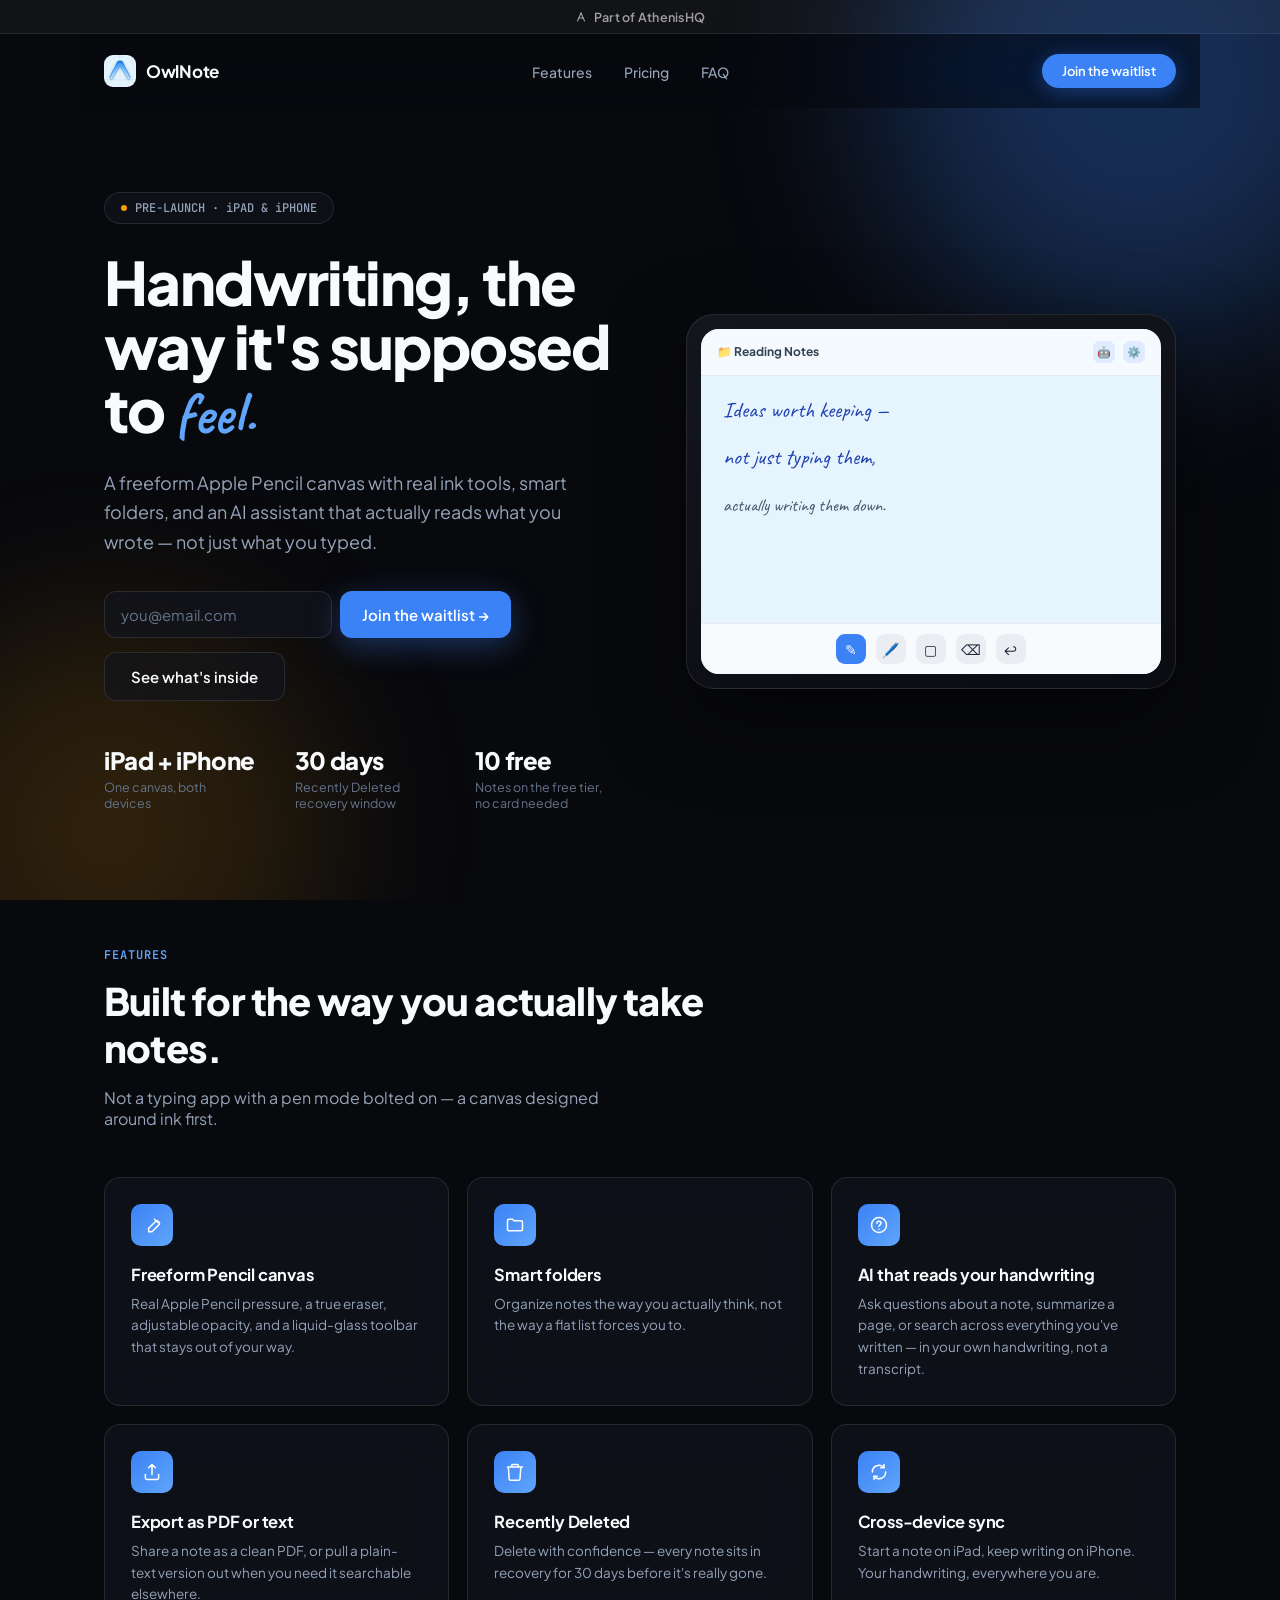
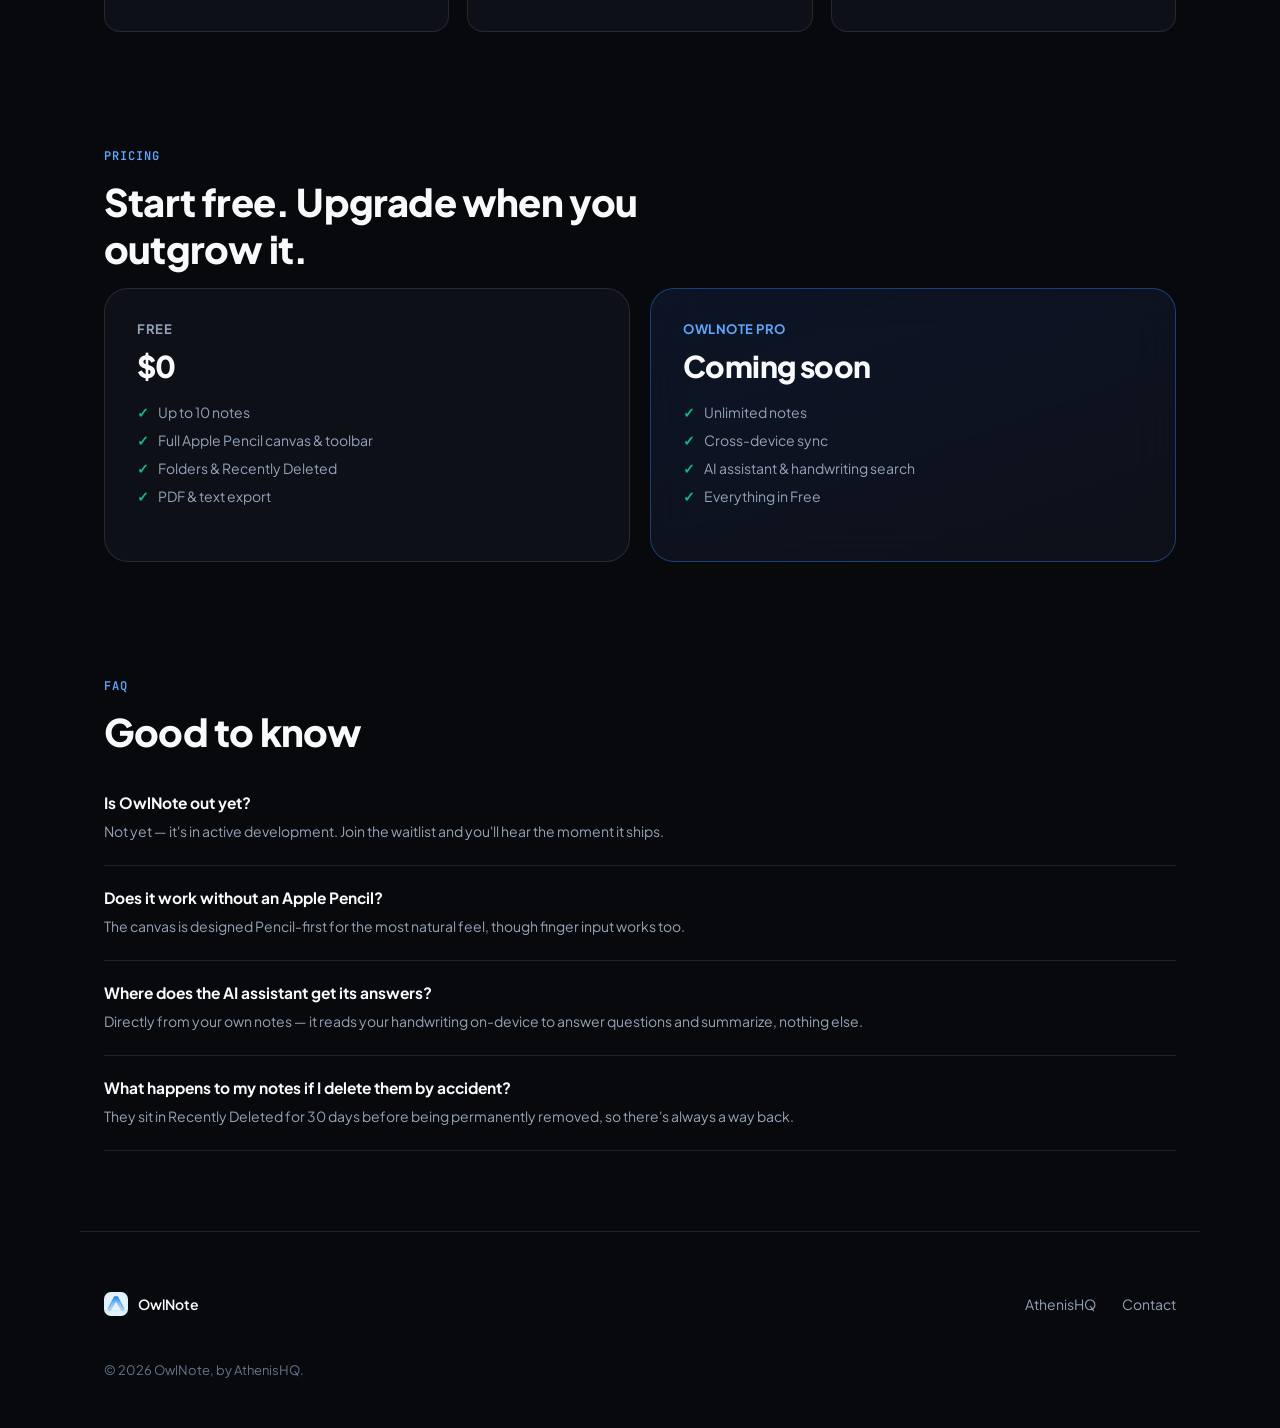
<file: owlnote/index.html>
<!DOCTYPE html>
<html lang="en" data-theme="dark">
<head>
<meta charset="UTF-8">
<meta name="viewport" content="width=device-width, initial-scale=1.0">
<title>OwlNote — Handwritten notes, reimagined for iPad &amp; iPhone</title>
<meta name="description" content="A freeform Apple Pencil canvas with folders, real ink tools, and an AI assistant that actually reads your handwriting. Built for iPad and iPhone.">
<meta name="keywords" content="OwlNote, Apple Pencil notes, handwriting app, iPad notes, AI notes, note-taking app">

<meta property="og:type" content="website">
<meta property="og:title" content="OwlNote — Handwritten notes, reimagined">
<meta property="og:description" content="A freeform Apple Pencil canvas with folders, real ink tools, and an AI assistant that reads your handwriting.">
<meta property="og:image" content="assets/icon.png">

<link rel="icon" href="assets/icon.png" type="image/png">
<link rel="preconnect" href="https://fonts.googleapis.com">
<link rel="preconnect" href="https://fonts.gstatic.com" crossorigin>
<link href="https://fonts.googleapis.com/css2?family=Plus+Jakarta+Sans:wght@400;500;600;700;800&family=JetBrains+Mono:wght@400;500;600&family=Caveat:wght@600;700&display=swap" rel="stylesheet">

<style>
  :root {
    --bg-main: #08090D;
    --bg-card: rgba(18, 20, 29, 0.7);
    --bg-card-hover: rgba(24, 27, 38, 0.85);
    --bg-card-border: rgba(255, 255, 255, 0.1);
    --primary-accent: #3B82F6;
    --primary-accent-2: #60A5FA;
    --primary-accent-glow: rgba(59, 130, 246, 0.35);
    --accent-emerald: #10B981;
    --accent-amber: #F59E0B;
    --paper: #E6F4FE;
    --text-primary: #F8FAFC;
    --text-secondary: #94A3B8;
    --text-muted: #64748B;
    --font-main: 'Plus Jakarta Sans', -apple-system, BlinkMacSystemFont, sans-serif;
    --font-mono: 'JetBrains Mono', monospace;
    --font-hand: 'Caveat', cursive;
    --radius-lg: 24px;
    --radius-md: 16px;
    --radius-sm: 10px;
    --backdrop-blur: blur(24px) saturate(180%);
    --max: 1120px;
  }

  * { box-sizing: border-box; margin: 0; padding: 0; }
  html { scroll-behavior: smooth; }
  body {
    font-family: var(--font-main);
    background: var(--bg-main);
    color: var(--text-primary);
    -webkit-font-smoothing: antialiased;
    overflow-x: hidden;
  }
  a { color: inherit; }
  section { position: relative; }

  .bg-ambient { position: fixed; inset: 0; z-index: 0; overflow: hidden; pointer-events: none; }
  .ambient-orb { position: absolute; border-radius: 50%; filter: blur(90px); opacity: 0.3; }
  .orb-1 { width: 520px; height: 520px; background: var(--primary-accent); top: -180px; right: -120px; }
  .orb-2 { width: 420px; height: 420px; background: var(--accent-amber); bottom: -140px; left: -100px; opacity: 0.16; }

  .athenishq-topbar {
    display: flex; align-items: center; justify-content: center; gap: 7px;
    height: 34px; width: 100%;
    background: rgba(255,255,255,0.04); border-bottom: 1px solid rgba(255,255,255,0.08);
    color: rgba(255,255,255,0.6); text-decoration: none;
    font-family: var(--font-main); font-size: 12.5px; font-weight: 600; letter-spacing: 0.02em;
    transition: background 0.15s, color 0.15s;
  }
  .athenishq-topbar:hover { background: rgba(255,255,255,0.07); color: #fff; }
  .athenishq-topbar svg { width: 12px; height: 12px; flex-shrink: 0; }
  header.navbar {
    position: sticky; top: 0; z-index: 100;
    display: flex; align-items: center; justify-content: space-between;
    max-width: var(--max); margin: 0 auto; padding: 20px 24px;
    backdrop-filter: var(--backdrop-blur);
    background: rgba(8, 9, 13, 0.6);
  }
  .brand { display: flex; align-items: center; gap: 10px; text-decoration: none; }
  .brand img { width: 32px; height: 32px; border-radius: 9px; }
  .brand-name { font-size: 17px; font-weight: 700; letter-spacing: -0.3px; }
  .nav-links { display: flex; align-items: center; gap: 32px; list-style: none; }
  .nav-links a { font-size: 14px; font-weight: 500; color: var(--text-secondary); text-decoration: none; transition: color 0.15s; }
  .nav-links a:hover { color: var(--text-primary); }
  .nav-cta {
    padding: 9px 20px; border-radius: 20px;
    background: var(--primary-accent); color: #fff !important;
    font-size: 13px !important; font-weight: 600 !important;
    text-decoration: none; box-shadow: 0 4px 20px var(--primary-accent-glow);
    transition: opacity 0.15s, transform 0.15s;
  }
  .nav-cta:hover { opacity: 0.88; transform: translateY(-1px); }
  @media (max-width: 760px) { .nav-links { display: none; } }

  .hero {
    max-width: var(--max); margin: 0 auto; padding: 84px 24px 40px;
    display: grid; grid-template-columns: 1.05fr 0.95fr; gap: 40px; align-items: center;
  }
  @media (max-width: 900px) { .hero { grid-template-columns: 1fr; padding-top: 56px; } }

  .hero-badge {
    display: inline-flex; align-items: center; gap: 8px;
    padding: 7px 16px; border-radius: 20px;
    background: var(--bg-card); border: 1px solid var(--bg-card-border);
    backdrop-filter: var(--backdrop-blur);
    font-family: var(--font-mono); font-size: 12px; font-weight: 500;
    color: var(--text-secondary); margin-bottom: 26px;
  }
  .hero-badge .dot { width: 6px; height: 6px; border-radius: 50%; background: var(--accent-amber); }
  .hero-title {
    font-size: clamp(36px, 5.2vw, 60px);
    font-weight: 800; line-height: 1.06; letter-spacing: -1.6px;
    margin-bottom: 22px;
  }
  .hero-title .accent-hand {
    font-family: var(--font-hand); font-weight: 700; font-style: normal;
    color: var(--primary-accent-2); letter-spacing: 0;
    display: inline-block; transform: rotate(-2deg);
  }
  .hero-desc { font-size: 18px; line-height: 1.65; color: var(--text-secondary); max-width: 480px; margin-bottom: 34px; }
  .hero-actions { display: flex; gap: 14px; flex-wrap: wrap; margin-bottom: 44px; }
  .btn-primary {
    display: inline-flex; align-items: center; gap: 8px;
    padding: 14px 26px; border-radius: 12px;
    background: var(--primary-accent); color: #fff;
    font-size: 15px; font-weight: 600; text-decoration: none;
    box-shadow: 0 8px 30px var(--primary-accent-glow);
    transition: transform 0.15s, opacity 0.15s;
  }
  .btn-primary:hover { transform: translateY(-2px); opacity: 0.92; }
  .btn-ghost {
    display: inline-flex; align-items: center; gap: 8px;
    padding: 14px 26px; border-radius: 12px;
    background: var(--bg-card); border: 1px solid var(--bg-card-border);
    backdrop-filter: var(--backdrop-blur);
    color: var(--text-primary); font-size: 15px; font-weight: 600; text-decoration: none;
    transition: border-color 0.15s, transform 0.15s;
  }
  .btn-ghost:hover { border-color: rgba(255,255,255,0.24); transform: translateY(-2px); }

  /* ── Inline waitlist form ── */
  .inline-waitlist { display: flex; gap: 8px; flex-wrap: wrap; }
  .inline-waitlist input[type="email"] {
    min-width: 200px;
    padding: 13px 16px; border-radius: 12px;
    background: var(--bg-card); border: 1px solid var(--bg-card-border);
    color: var(--text-primary); font-family: var(--font-main); font-size: 15px;
  }
  .inline-waitlist input[type="email"]::placeholder { color: var(--text-muted); }
  .inline-waitlist input[type="email"]:focus { outline: none; border-color: var(--primary-accent); }
  .inline-waitlist button {
    padding: 13px 22px; border-radius: 12px; border: none;
    background: var(--primary-accent); color: #fff;
    font-family: var(--font-main); font-size: 15px; font-weight: 600;
    cursor: pointer; transition: opacity 0.15s; white-space: nowrap;
    box-shadow: 0 8px 30px var(--primary-accent-glow);
  }
  .inline-waitlist button:hover { opacity: 0.9; }
  .inline-waitlist button:disabled { opacity: 0.6; cursor: default; }
  .inline-waitlist-note { font-size: 13px; margin-top: 10px; color: var(--text-muted); width: 100%; }
  .inline-waitlist-note.ok { color: var(--accent-emerald); }
  .inline-waitlist-note.err { color: #EF4444; }

  .hero-stats { display: flex; gap: 40px; flex-wrap: wrap; }
  .stat-item h4 { font-size: 24px; font-weight: 800; letter-spacing: -0.4px; }
  .stat-item p { font-size: 12.5px; color: var(--text-muted); margin-top: 4px; max-width: 140px; }

  /* ── iPad mockup ── */
  .device-frame {
    background: linear-gradient(160deg, #14161e, #0b0c11);
    border: 1px solid var(--bg-card-border);
    border-radius: 28px; padding: 14px;
    box-shadow: 0 30px 80px rgba(0,0,0,0.5);
  }
  .device-screen {
    background: var(--paper);
    border-radius: 18px; overflow: hidden;
    aspect-ratio: 4 / 3;
    display: flex; flex-direction: column;
    color: #1e293b;
  }
  .device-topbar {
    display: flex; align-items: center; justify-content: space-between;
    padding: 12px 16px; background: rgba(255,255,255,0.6);
    border-bottom: 1px solid rgba(0,0,0,0.06);
  }
  .device-topbar .folder-name { font-size: 12px; font-weight: 700; color: #334155; }
  .device-topbar .dock { display: flex; gap: 8px; }
  .device-topbar .dock span {
    width: 22px; height: 22px; border-radius: 7px;
    display: flex; align-items: center; justify-content: center;
    background: rgba(59,130,246,0.12); font-size: 11px;
  }
  .device-canvas { flex: 1; position: relative; padding: 18px 22px; }
  .ink-line { font-family: var(--font-hand); font-size: 22px; color: #1e40af; line-height: 1.5; }
  .ink-line.light { color: #475569; font-size: 18px; }
  .device-toolbar {
    display: flex; align-items: center; justify-content: center; gap: 10px;
    padding: 10px; background: rgba(255,255,255,0.7);
    border-top: 1px solid rgba(0,0,0,0.06);
  }
  .device-toolbar span {
    width: 30px; height: 30px; border-radius: 9px;
    background: rgba(30,41,59,0.06);
    display: flex; align-items: center; justify-content: center; font-size: 14px;
  }
  .device-toolbar span.active { background: var(--primary-accent); color: #fff; }

  .reveal { opacity: 0; transform: translateY(24px); transition: opacity 0.6s ease, transform 0.6s ease; }
  .reveal.visible { opacity: 1; transform: translateY(0); }

  .section { max-width: var(--max); margin: 0 auto; padding: 96px 24px 20px; }
  .section-eyebrow {
    font-family: var(--font-mono); font-size: 12px; font-weight: 600;
    letter-spacing: 0.08em; text-transform: uppercase; color: var(--primary-accent-2);
    margin-bottom: 14px;
  }
  .section-title { font-size: clamp(26px, 3.6vw, 38px); font-weight: 800; letter-spacing: -0.8px; max-width: 600px; margin-bottom: 16px; }
  .section-sub { font-size: 16px; color: var(--text-secondary); max-width: 540px; margin-bottom: 48px; }

  .feature-grid { display: grid; grid-template-columns: repeat(3, 1fr); gap: 18px; }
  @media (max-width: 860px) { .feature-grid { grid-template-columns: repeat(2, 1fr); } }
  @media (max-width: 560px) { .feature-grid { grid-template-columns: 1fr; } }
  .feature-card {
    background: var(--bg-card); border: 1px solid var(--bg-card-border);
    backdrop-filter: var(--backdrop-blur);
    border-radius: var(--radius-md); padding: 26px;
    transition: transform 0.2s ease, border-color 0.2s ease;
  }
  .feature-card:hover { transform: translateY(-3px); border-color: rgba(255,255,255,0.2); }
  .feature-icon {
    width: 42px; height: 42px; border-radius: var(--radius-sm);
    background: linear-gradient(135deg, var(--primary-accent), var(--primary-accent-2));
    display: flex; align-items: center; justify-content: center; margin-bottom: 18px;
  }
  .feature-icon svg { width: 20px; height: 20px; }
  .feature-card h3 { font-size: 16.5px; font-weight: 700; margin-bottom: 8px; letter-spacing: -0.2px; }
  .feature-card p { font-size: 13.5px; line-height: 1.6; color: var(--text-secondary); }

  .tier-grid { display: grid; grid-template-columns: 1fr 1fr; gap: 20px; }
  @media (max-width: 700px) { .tier-grid { grid-template-columns: 1fr; } }
  .tier-card {
    background: var(--bg-card); border: 1px solid var(--bg-card-border);
    backdrop-filter: var(--backdrop-blur);
    border-radius: var(--radius-lg); padding: 32px;
  }
  .tier-card.pro { border-color: rgba(59,130,246,0.4); background: linear-gradient(160deg, rgba(59,130,246,0.1), var(--bg-card)); }
  .tier-name { font-size: 13px; font-weight: 700; letter-spacing: 0.04em; text-transform: uppercase; color: var(--text-secondary); margin-bottom: 10px; }
  .tier-card.pro .tier-name { color: var(--primary-accent-2); }
  .tier-price { font-size: 30px; font-weight: 800; margin-bottom: 18px; letter-spacing: -0.6px; }
  .tier-price span { font-size: 14px; font-weight: 500; color: var(--text-muted); }
  .tier-list { list-style: none; display: flex; flex-direction: column; gap: 10px; margin-bottom: 24px; }
  .tier-list li { font-size: 14px; color: var(--text-secondary); display: flex; gap: 9px; align-items: flex-start; }
  .tier-list li::before { content: "✓"; color: var(--accent-emerald); font-weight: 700; flex-shrink: 0; }

  .faq-item { border-bottom: 1px solid var(--bg-card-border); padding: 22px 0; }
  .faq-item h4 { font-size: 15.5px; font-weight: 700; margin-bottom: 8px; }
  .faq-item p { font-size: 14px; line-height: 1.65; color: var(--text-secondary); }

  footer {
    max-width: var(--max); margin: 60px auto 0; padding: 60px 24px 50px;
    display: flex; align-items: center; justify-content: space-between;
    border-top: 1px solid var(--bg-card-border);
    flex-wrap: wrap; gap: 20px;
  }
  footer .foot-brand { display: flex; align-items: center; gap: 10px; font-size: 14px; font-weight: 600; }
  footer .foot-brand img { width: 24px; height: 24px; border-radius: 7px; }
  footer .foot-links { display: flex; gap: 26px; flex-wrap: wrap; }
  footer a.foot-link { font-size: 14px; color: var(--text-secondary); text-decoration: none; transition: color 0.15s; }
  footer a.foot-link:hover { color: var(--text-primary); }
  footer .copyright { font-size: 13px; color: var(--text-muted); width: 100%; margin-top: 26px; }
</style>
</head>
<body>

<a href="https://athenishq.com/" class="athenishq-topbar">
  <svg viewBox="0 0 24 24" fill="none" stroke="currentColor" stroke-width="2.2" stroke-linecap="round" stroke-linejoin="round"><path d="M12 4L5 20"/><path d="M12 4L19 20"/><path d="M8.3 14H15.7"/></svg>
  Part of AthenisHQ
</a>

<div class="bg-ambient" aria-hidden="true">
  <div class="ambient-orb orb-1"></div>
  <div class="ambient-orb orb-2"></div>
</div>

<header class="navbar">
  <a href="#" class="brand">
    <img src="assets/icon.png" alt="OwlNote">
    <span class="brand-name">OwlNote</span>
  </a>
  <ul class="nav-links">
    <li><a href="#features">Features</a></li>
    <li><a href="#pricing">Pricing</a></li>
    <li><a href="#faq">FAQ</a></li>
  </ul>
  <a href="#waitlist" class="nav-cta">Join the waitlist</a>
</header>

<main>
  <section class="hero">
    <div>
      <div class="hero-badge"><span class="dot"></span> PRE-LAUNCH · iPAD &amp; iPHONE</div>
      <h1 class="hero-title">Handwriting, the way it's supposed to <span class="accent-hand">feel.</span></h1>
      <p class="hero-desc">A freeform Apple Pencil canvas with real ink tools, smart folders, and an AI assistant that actually reads what you wrote — not just what you typed.</p>
      <div class="hero-actions" id="waitlist">
        <form class="inline-waitlist" data-product="OwlNote">
          <input type="email" required placeholder="you@email.com" aria-label="Email address">
          <button type="submit">Join the waitlist →</button>
        </form>
        <a href="#features" class="btn-ghost">See what's inside</a>
      </div>
      <div class="hero-stats reveal">
        <div class="stat-item"><h4>iPad + iPhone</h4><p>One canvas, both devices</p></div>
        <div class="stat-item"><h4>30 days</h4><p>Recently Deleted recovery window</p></div>
        <div class="stat-item"><h4>10 free</h4><p>Notes on the free tier, no card needed</p></div>
      </div>
    </div>

    <div class="device-frame reveal">
      <div class="device-screen">
        <div class="device-topbar">
          <span class="folder-name">📁 Reading Notes</span>
          <div class="dock"><span>🤖</span><span>⚙️</span></div>
        </div>
        <div class="device-canvas">
          <p class="ink-line">Ideas worth keeping —</p>
          <p class="ink-line" style="margin-top:14px;">not just typing them,</p>
          <p class="ink-line light" style="margin-top:18px;">actually writing them down.</p>
        </div>
        <div class="device-toolbar">
          <span class="active">✎</span><span>🖊️</span><span>▢</span><span>⌫</span><span>↩︎</span>
        </div>
      </div>
    </div>
  </section>

  <section class="section" id="features">
    <div class="reveal">
      <div class="section-eyebrow">Features</div>
      <h2 class="section-title">Built for the way you actually take notes.</h2>
      <p class="section-sub">Not a typing app with a pen mode bolted on — a canvas designed around ink first.</p>
    </div>
    <div class="feature-grid reveal">
      <div class="feature-card">
        <div class="feature-icon"><svg viewBox="0 0 24 24" fill="none" stroke="#fff" stroke-width="1.8" stroke-linecap="round" stroke-linejoin="round"><path d="M12 20l8-8a2.8 2.8 0 00-4-4l-8 8v4h4z"/><path d="M15 5l4 4"/></svg></div>
        <h3>Freeform Pencil canvas</h3>
        <p>Real Apple Pencil pressure, a true eraser, adjustable opacity, and a liquid-glass toolbar that stays out of your way.</p>
      </div>
      <div class="feature-card">
        <div class="feature-icon"><svg viewBox="0 0 24 24" fill="none" stroke="#fff" stroke-width="1.8" stroke-linecap="round" stroke-linejoin="round"><path d="M3 7a2 2 0 012-2h4l2 2h8a2 2 0 012 2v8a2 2 0 01-2 2H5a2 2 0 01-2-2V7z"/></svg></div>
        <h3>Smart folders</h3>
        <p>Organize notes the way you actually think, not the way a flat list forces you to.</p>
      </div>
      <div class="feature-card">
        <div class="feature-icon"><svg viewBox="0 0 24 24" fill="none" stroke="#fff" stroke-width="1.8" stroke-linecap="round" stroke-linejoin="round"><circle cx="12" cy="12" r="9"/><path d="M9.5 10a2.5 2.5 0 015 0c0 1.5-2.5 2-2.5 3.5M12 17h.01"/></svg></div>
        <h3>AI that reads your handwriting</h3>
        <p>Ask questions about a note, summarize a page, or search across everything you've written — in your own handwriting, not a transcript.</p>
      </div>
      <div class="feature-card">
        <div class="feature-icon"><svg viewBox="0 0 24 24" fill="none" stroke="#fff" stroke-width="1.8" stroke-linecap="round" stroke-linejoin="round"><path d="M12 15V3M8 7l4-4 4 4"/><path d="M4 15v4a2 2 0 002 2h12a2 2 0 002-2v-4"/></svg></div>
        <h3>Export as PDF or text</h3>
        <p>Share a note as a clean PDF, or pull a plain-text version out when you need it searchable elsewhere.</p>
      </div>
      <div class="feature-card">
        <div class="feature-icon"><svg viewBox="0 0 24 24" fill="none" stroke="#fff" stroke-width="1.8" stroke-linecap="round" stroke-linejoin="round"><path d="M3 6h18M8 6V4a1 1 0 011-1h6a1 1 0 011 1v2m3 0l-1 14a2 2 0 01-2 2H7a2 2 0 01-2-2L4 6"/></svg></div>
        <h3>Recently Deleted</h3>
        <p>Delete with confidence — every note sits in recovery for 30 days before it's really gone.</p>
      </div>
      <div class="feature-card">
        <div class="feature-icon"><svg viewBox="0 0 24 24" fill="none" stroke="#fff" stroke-width="1.8" stroke-linecap="round" stroke-linejoin="round"><path d="M4 12a8 8 0 0114-5.3M20 12a8 8 0 01-14 5.3"/><path d="M18 3v4h-4M6 21v-4h4"/></svg></div>
        <h3>Cross-device sync</h3>
        <p>Start a note on iPad, keep writing on iPhone. Your handwriting, everywhere you are.</p>
      </div>
    </div>
  </section>

  <section class="section" id="pricing">
    <div class="reveal">
      <div class="section-eyebrow">Pricing</div>
      <h2 class="section-title">Start free. Upgrade when you outgrow it.</h2>
    </div>
    <div class="tier-grid reveal">
      <div class="tier-card">
        <div class="tier-name">Free</div>
        <div class="tier-price">$0</div>
        <ul class="tier-list">
          <li>Up to 10 notes</li>
          <li>Full Apple Pencil canvas &amp; toolbar</li>
          <li>Folders &amp; Recently Deleted</li>
          <li>PDF &amp; text export</li>
        </ul>
      </div>
      <div class="tier-card pro">
        <div class="tier-name">OwlNote Pro</div>
        <div class="tier-price">Coming soon</div>
        <ul class="tier-list">
          <li>Unlimited notes</li>
          <li>Cross-device sync</li>
          <li>AI assistant &amp; handwriting search</li>
          <li>Everything in Free</li>
        </ul>
      </div>
    </div>
  </section>

  <section class="section" id="faq">
    <div class="reveal">
      <div class="section-eyebrow">FAQ</div>
      <h2 class="section-title">Good to know</h2>
    </div>
    <div class="reveal">
      <div class="faq-item">
        <h4>Is OwlNote out yet?</h4>
        <p>Not yet — it's in active development. Join the waitlist and you'll hear the moment it ships.</p>
      </div>
      <div class="faq-item">
        <h4>Does it work without an Apple Pencil?</h4>
        <p>The canvas is designed Pencil-first for the most natural feel, though finger input works too.</p>
      </div>
      <div class="faq-item">
        <h4>Where does the AI assistant get its answers?</h4>
        <p>Directly from your own notes — it reads your handwriting on-device to answer questions and summarize, nothing else.</p>
      </div>
      <div class="faq-item">
        <h4>What happens to my notes if I delete them by accident?</h4>
        <p>They sit in Recently Deleted for 30 days before being permanently removed, so there's always a way back.</p>
      </div>
    </div>
  </section>
</main>

<footer>
  <div class="foot-brand">
    <img src="assets/icon.png" alt="OwlNote">
    <span>OwlNote</span>
  </div>
  <div class="foot-links">
    <a class="foot-link" href="https://athenishq.com" target="_blank" rel="noopener">AthenisHQ</a>
    <a class="foot-link" href="/#contact">Contact</a>
  </div>
  <p class="copyright">© 2026 OwlNote, by AthenisHQ.</p>
</footer>

<script>
  const revealEls = document.querySelectorAll('.reveal');
  const io = new IntersectionObserver((entries) => {
    entries.forEach(e => { if (e.isIntersecting) { e.target.classList.add('visible'); io.unobserve(e.target); } });
  }, { threshold: 0.12 });
  revealEls.forEach(el => io.observe(el));

  document.querySelectorAll('.inline-waitlist').forEach(form => {
    form.addEventListener('submit', async (e) => {
      e.preventDefault();
      const input = form.querySelector('input[type="email"]');
      const button = form.querySelector('button');
      const product = form.dataset.product || 'OwlNote';
      let note = form.nextElementSibling && form.nextElementSibling.classList.contains('inline-waitlist-note')
        ? form.nextElementSibling : null;
      if (!note) {
        note = document.createElement('p');
        note.className = 'inline-waitlist-note';
        form.insertAdjacentElement('afterend', note);
      }
      button.disabled = true;
      const originalLabel = button.textContent;
      button.textContent = '…';
      try {
        const res = await fetch('https://carmeai.com/v1/waitlist', {
          method: 'POST',
          headers: { 'Content-Type': 'application/json' },
          body: JSON.stringify({ email: input.value, product })
        });
        if (!res.ok) throw new Error('request failed');
        note.textContent = "You're on the list — we'll email you when it ships.";
        note.className = 'inline-waitlist-note ok';
        input.value = '';
        button.textContent = 'Added ✓';
      } catch (err) {
        note.textContent = 'Something went wrong — try again in a moment.';
        note.className = 'inline-waitlist-note err';
        button.textContent = originalLabel;
        button.disabled = false;
      }
    });
  });
</script>

</body>
</html>
</file>
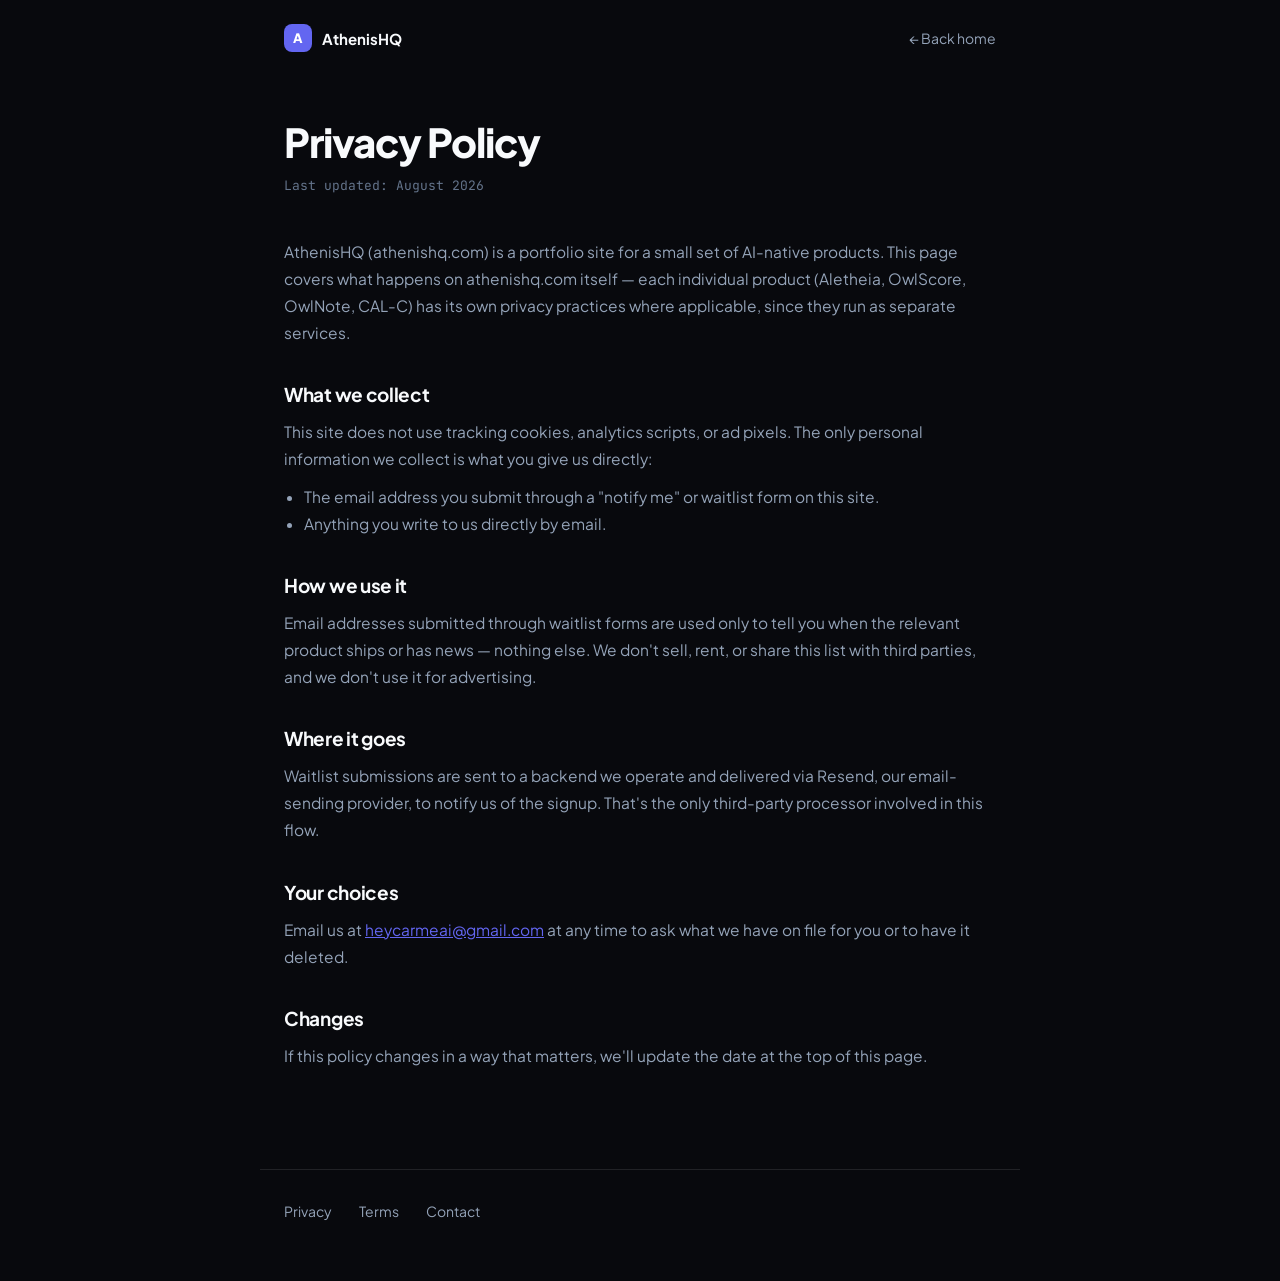
<file: privacy/index.html>
<!DOCTYPE html>
<html lang="en" data-theme="dark">
<head>
<meta charset="UTF-8">
<meta name="viewport" content="width=device-width, initial-scale=1.0">
<title>Privacy Policy — AthenisHQ</title>
<meta name="robots" content="index, follow">
<link rel="icon" href="data:image/svg+xml,<svg xmlns=%22http://www.w3.org/2000/svg%22 viewBox=%220 0 32 32%22><rect width=%2232%22 height=%2232%22 rx=%228%22 fill=%22%236366F1%22/><text x=%2216%22 y=%2222%22 font-size=%2218%22 font-family=%22sans-serif%22 font-weight=%22800%22 fill=%22%23fff%22 text-anchor=%22middle%22>A</text></svg>">
<link rel="preconnect" href="https://fonts.googleapis.com">
<link rel="preconnect" href="https://fonts.gstatic.com" crossorigin>
<link href="https://fonts.googleapis.com/css2?family=Plus+Jakarta+Sans:wght@400;500;600;700;800&family=JetBrains+Mono:wght@400;500;600&display=swap" rel="stylesheet">
<style>
  :root {
    --bg-main: #08090D; --bg-card: rgba(18,20,29,0.7); --bg-card-border: rgba(255,255,255,0.1);
    --primary-accent: #6366F1; --text-primary: #F8FAFC; --text-secondary: #94A3B8; --text-muted: #64748B;
    --font-main: 'Plus Jakarta Sans', -apple-system, BlinkMacSystemFont, sans-serif;
    --font-mono: 'JetBrains Mono', monospace; --backdrop-blur: blur(24px) saturate(180%); --max: 760px;
  }
  * { box-sizing: border-box; margin: 0; padding: 0; }
  body { font-family: var(--font-main); background: var(--bg-main); color: var(--text-primary); -webkit-font-smoothing: antialiased; }
  a { color: var(--primary-accent); }
  header.navbar {
    display: flex; align-items: center; justify-content: space-between;
    max-width: var(--max); margin: 0 auto; padding: 24px 24px;
  }
  .brand { display: flex; align-items: center; gap: 10px; text-decoration: none; color: var(--text-primary); }
  .brand-mark {
    width: 28px; height: 28px; border-radius: 8px; background: var(--primary-accent);
    display: flex; align-items: center; justify-content: center; font-weight: 800; font-size: 13px; color: #fff;
  }
  .brand-name { font-size: 15px; font-weight: 700; }
  main { max-width: var(--max); margin: 0 auto; padding: 40px 24px 100px; }
  h1 { font-size: clamp(30px, 4vw, 40px); font-weight: 800; letter-spacing: -1px; margin-bottom: 8px; }
  .updated { font-family: var(--font-mono); font-size: 13px; color: var(--text-muted); margin-bottom: 40px; }
  h2 { font-size: 19px; font-weight: 700; margin: 36px 0 12px; letter-spacing: -0.3px; }
  p, li { font-size: 15.5px; line-height: 1.75; color: var(--text-secondary); }
  ul { margin: 10px 0 10px 20px; }
  p + p { margin-top: 12px; }
  footer { max-width: var(--max); margin: 0 auto; padding: 30px 24px 60px; border-top: 1px solid var(--bg-card-border); }
  footer a { font-size: 14px; color: var(--text-secondary); text-decoration: none; margin-right: 24px; }
  footer a:hover { color: var(--text-primary); }
</style>
</head>
<body>

<header class="navbar">
  <a href="/" class="brand">
    <span class="brand-mark">A</span>
    <span class="brand-name">AthenisHQ</span>
  </a>
  <a href="/" style="font-size:14px; color:var(--text-secondary); text-decoration:none;">← Back home</a>
</header>

<main>
  <h1>Privacy Policy</h1>
  <p class="updated">Last updated: August 2026</p>

  <p>AthenisHQ (athenishq.com) is a portfolio site for a small set of AI-native products. This page covers what happens on athenishq.com itself — each individual product (Aletheia, OwlScore, OwlNote, CAL-C) has its own privacy practices where applicable, since they run as separate services.</p>

  <h2>What we collect</h2>
  <p>This site does not use tracking cookies, analytics scripts, or ad pixels. The only personal information we collect is what you give us directly:</p>
  <ul>
    <li>The email address you submit through a "notify me" or waitlist form on this site.</li>
    <li>Anything you write to us directly by email.</li>
  </ul>

  <h2>How we use it</h2>
  <p>Email addresses submitted through waitlist forms are used only to tell you when the relevant product ships or has news — nothing else. We don't sell, rent, or share this list with third parties, and we don't use it for advertising.</p>

  <h2>Where it goes</h2>
  <p>Waitlist submissions are sent to a backend we operate and delivered via Resend, our email-sending provider, to notify us of the signup. That's the only third-party processor involved in this flow.</p>

  <h2>Your choices</h2>
  <p>Email us at <a href="mailto:heycarmeai@gmail.com">heycarmeai@gmail.com</a> at any time to ask what we have on file for you or to have it deleted.</p>

  <h2>Changes</h2>
  <p>If this policy changes in a way that matters, we'll update the date at the top of this page.</p>
</main>

<footer>
  <a href="/privacy/">Privacy</a>
  <a href="/terms/">Terms</a>
  <a href="/#contact">Contact</a>
</footer>

</body>
</html>
</file>
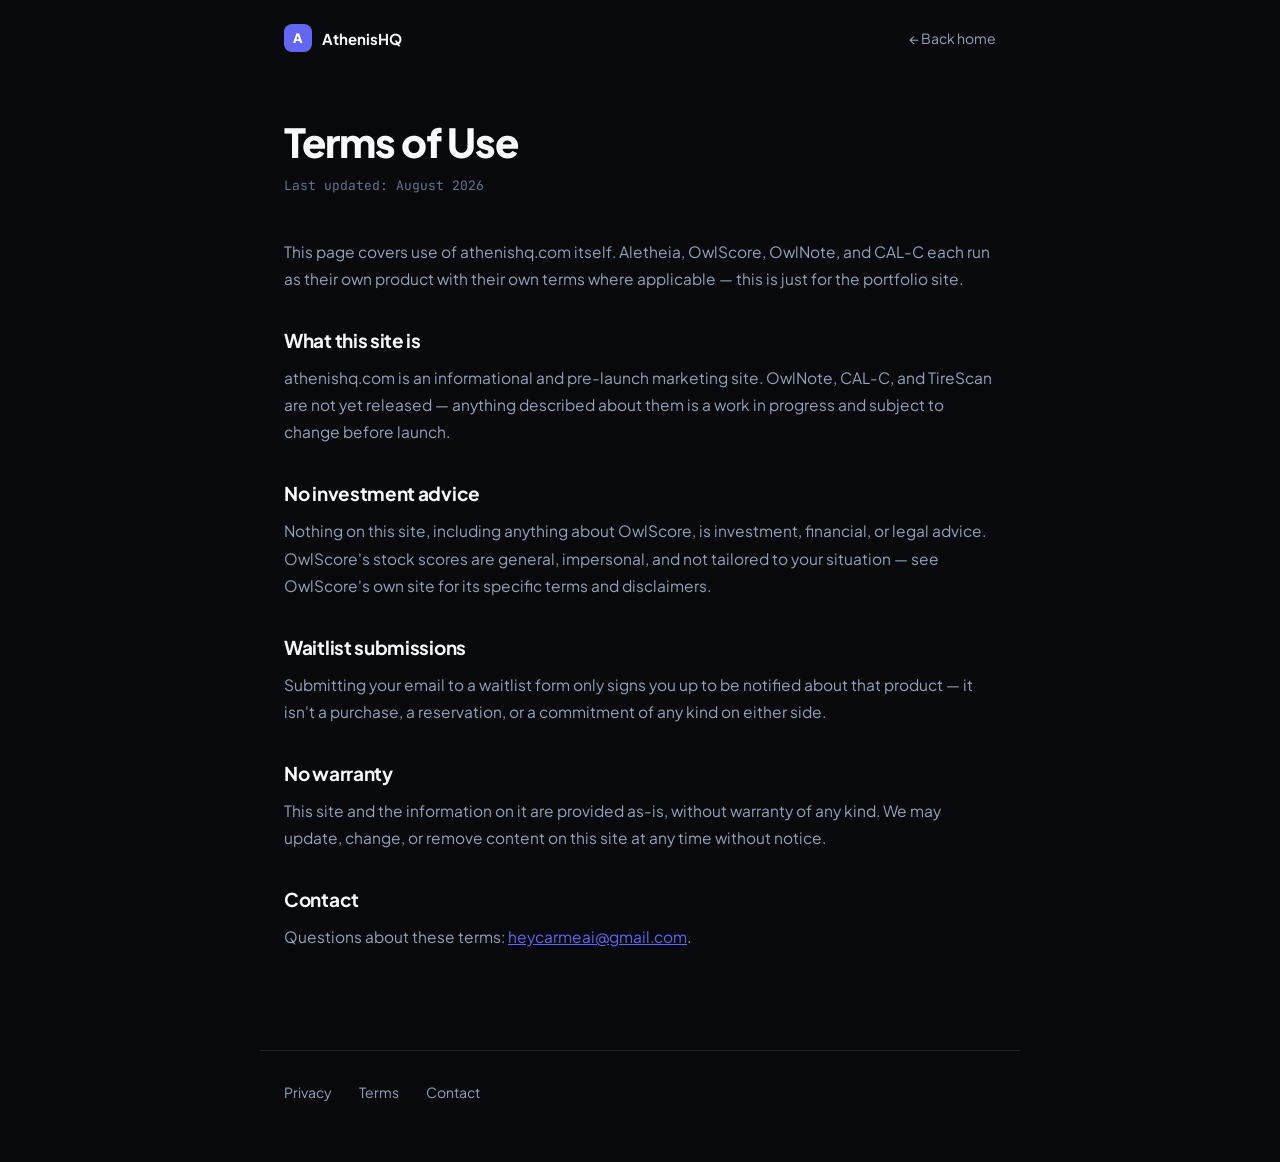
<file: terms/index.html>
<!DOCTYPE html>
<html lang="en" data-theme="dark">
<head>
<meta charset="UTF-8">
<meta name="viewport" content="width=device-width, initial-scale=1.0">
<title>Terms of Use — AthenisHQ</title>
<meta name="robots" content="index, follow">
<link rel="icon" href="data:image/svg+xml,<svg xmlns=%22http://www.w3.org/2000/svg%22 viewBox=%220 0 32 32%22><rect width=%2232%22 height=%2232%22 rx=%228%22 fill=%22%236366F1%22/><text x=%2216%22 y=%2222%22 font-size=%2218%22 font-family=%22sans-serif%22 font-weight=%22800%22 fill=%22%23fff%22 text-anchor=%22middle%22>A</text></svg>">
<link rel="preconnect" href="https://fonts.googleapis.com">
<link rel="preconnect" href="https://fonts.gstatic.com" crossorigin>
<link href="https://fonts.googleapis.com/css2?family=Plus+Jakarta+Sans:wght@400;500;600;700;800&family=JetBrains+Mono:wght@400;500;600&display=swap" rel="stylesheet">
<style>
  :root {
    --bg-main: #08090D; --bg-card: rgba(18,20,29,0.7); --bg-card-border: rgba(255,255,255,0.1);
    --primary-accent: #6366F1; --text-primary: #F8FAFC; --text-secondary: #94A3B8; --text-muted: #64748B;
    --font-main: 'Plus Jakarta Sans', -apple-system, BlinkMacSystemFont, sans-serif;
    --font-mono: 'JetBrains Mono', monospace; --backdrop-blur: blur(24px) saturate(180%); --max: 760px;
  }
  * { box-sizing: border-box; margin: 0; padding: 0; }
  body { font-family: var(--font-main); background: var(--bg-main); color: var(--text-primary); -webkit-font-smoothing: antialiased; }
  a { color: var(--primary-accent); }
  header.navbar {
    display: flex; align-items: center; justify-content: space-between;
    max-width: var(--max); margin: 0 auto; padding: 24px 24px;
  }
  .brand { display: flex; align-items: center; gap: 10px; text-decoration: none; color: var(--text-primary); }
  .brand-mark {
    width: 28px; height: 28px; border-radius: 8px; background: var(--primary-accent);
    display: flex; align-items: center; justify-content: center; font-weight: 800; font-size: 13px; color: #fff;
  }
  .brand-name { font-size: 15px; font-weight: 700; }
  main { max-width: var(--max); margin: 0 auto; padding: 40px 24px 100px; }
  h1 { font-size: clamp(30px, 4vw, 40px); font-weight: 800; letter-spacing: -1px; margin-bottom: 8px; }
  .updated { font-family: var(--font-mono); font-size: 13px; color: var(--text-muted); margin-bottom: 40px; }
  h2 { font-size: 19px; font-weight: 700; margin: 36px 0 12px; letter-spacing: -0.3px; }
  p, li { font-size: 15.5px; line-height: 1.75; color: var(--text-secondary); }
  ul { margin: 10px 0 10px 20px; }
  p + p { margin-top: 12px; }
  footer { max-width: var(--max); margin: 0 auto; padding: 30px 24px 60px; border-top: 1px solid var(--bg-card-border); }
  footer a { font-size: 14px; color: var(--text-secondary); text-decoration: none; margin-right: 24px; }
  footer a:hover { color: var(--text-primary); }
</style>
</head>
<body>

<header class="navbar">
  <a href="/" class="brand">
    <span class="brand-mark">A</span>
    <span class="brand-name">AthenisHQ</span>
  </a>
  <a href="/" style="font-size:14px; color:var(--text-secondary); text-decoration:none;">← Back home</a>
</header>

<main>
  <h1>Terms of Use</h1>
  <p class="updated">Last updated: August 2026</p>

  <p>This page covers use of athenishq.com itself. Aletheia, OwlScore, OwlNote, and CAL-C each run as their own product with their own terms where applicable — this is just for the portfolio site.</p>

  <h2>What this site is</h2>
  <p>athenishq.com is an informational and pre-launch marketing site. OwlNote, CAL-C, and TireScan are not yet released — anything described about them is a work in progress and subject to change before launch.</p>

  <h2>No investment advice</h2>
  <p>Nothing on this site, including anything about OwlScore, is investment, financial, or legal advice. OwlScore's stock scores are general, impersonal, and not tailored to your situation — see OwlScore's own site for its specific terms and disclaimers.</p>

  <h2>Waitlist submissions</h2>
  <p>Submitting your email to a waitlist form only signs you up to be notified about that product — it isn't a purchase, a reservation, or a commitment of any kind on either side.</p>

  <h2>No warranty</h2>
  <p>This site and the information on it are provided as-is, without warranty of any kind. We may update, change, or remove content on this site at any time without notice.</p>

  <h2>Contact</h2>
  <p>Questions about these terms: <a href="mailto:heycarmeai@gmail.com">heycarmeai@gmail.com</a>.</p>
</main>

<footer>
  <a href="/privacy/">Privacy</a>
  <a href="/terms/">Terms</a>
  <a href="/#contact">Contact</a>
</footer>

</body>
</html>
</file>
<file: calc/web/styles.css>
/* OwlCalc Web Stylesheet - Modern Glassmorphism & High Contrast Design System */
@import url('https://fonts.googleapis.com/css2?family=Plus+Jakarta+Sans:wght@400;500;600;700;800&family=JetBrains+Mono:wght@500;700&display=swap');

:root {
  --bg-main: #08090D;
  --bg-card: rgba(18, 20, 29, 0.7);
  --bg-card-border: rgba(255, 255, 255, 0.1);
  --primary-accent: #6366F1;
  --primary-accent-glow: rgba(99, 102, 241, 0.4);
  --accent-emerald: #10B981;
  --accent-red: #EF4444;
  --accent-amber: #F59E0B;
  --text-primary: #F8FAFC;
  --text-secondary: #94A3B8;
  --text-muted: #64748B;
  --font-main: 'Plus Jakarta Sans', -apple-system, BlinkMacSystemFont, sans-serif;
  --font-mono: 'JetBrains Mono', monospace;
  --radius-lg: 24px;
  --radius-md: 16px;
  --radius-sm: 10px;
  --backdrop-blur: blur(24px) saturate(180%);
}

[data-theme="glass"] {
  --bg-main: #0B0D14;
  --bg-card: rgba(255, 255, 255, 0.05);
  --bg-card-border: rgba(255, 255, 255, 0.12);
}

[data-theme="light"] {
  --bg-main: #F1F5F9;
  --bg-card: rgba(255, 255, 255, 0.85);
  --bg-card-border: rgba(0, 0, 0, 0.08);
  --text-primary: #0F172A;
  --text-secondary: #475569;
  --text-muted: #94A3B8;
}

* {
  box-sizing: border-box;
  margin: 0;
  padding: 0;
}

html, body {
  width: 100%;
  min-height: 100vh;
  background-color: var(--bg-main);
  color: var(--text-primary);
  font-family: var(--font-main);
  line-height: 1.5;
  overflow-x: hidden;
  scroll-behavior: smooth;
}

/* Background Ambient Lighting */
.bg-ambient {
  position: fixed;
  top: 0;
  left: 0;
  width: 100vw;
  height: 100vh;
  pointer-events: none;
  z-index: 0;
  overflow: hidden;
}

.ambient-orb {
  position: absolute;
  border-radius: 50%;
  filter: blur(120px);
  opacity: 0.35;
  animation: floatOrb 18s ease-in-out infinite alternate;
}

.orb-1 {
  width: 600px;
  height: 600px;
  background: radial-gradient(circle, #6366F1 0%, rgba(99,102,241,0) 70%);
  top: -200px;
  left: -100px;
}

.orb-2 {
  width: 500px;
  height: 500px;
  background: radial-gradient(circle, #10B981 0%, rgba(16,185,129,0) 70%);
  bottom: -150px;
  right: -100px;
  animation-delay: -9s;
}

.orb-3 {
  width: 400px;
  height: 400px;
  background: radial-gradient(circle, #8B5CF6 0%, rgba(139,92,246,0) 70%);
  top: 40%;
  left: 50%;
  transform: translate(-50%, -50%);
  animation-delay: -4s;
}

@keyframes floatOrb {
  0% { transform: translate(0, 0) scale(1); }
  50% { transform: translate(60px, 40px) scale(1.1); }
  100% { transform: translate(-40px, 80px) scale(0.95); }
}

/* Container & Header */
.app-wrapper {
  position: relative;
  z-index: 1;
  display: flex;
  flex-direction: column;
  min-height: 100vh;
}

header.navbar {
  position: sticky;
  top: 0;
  z-index: 100;
  display: flex;
  justify-content: space-between;
  align-items: center;
  padding: 16px 32px;
  background: rgba(8, 9, 13, 0.7);
  backdrop-filter: var(--backdrop-blur);
  -webkit-backdrop-filter: var(--backdrop-blur);
  border-bottom: 1px solid var(--bg-card-border);
}

.brand {
  display: flex;
  align-items: center;
  gap: 12px;
  cursor: pointer;
  text-decoration: none;
  color: inherit;
}

.brand-icon {
  width: 36px;
  height: 36px;
  border-radius: 10px;
  box-shadow: 0 4px 14px var(--primary-accent-glow);
}

.brand-name {
  font-size: 20px;
  font-weight: 800;
  letter-spacing: -0.5px;
}

.brand-tag {
  font-size: 10px;
  font-weight: 700;
  background: linear-gradient(135deg, #6366F1, #8B5CF6);
  color: #fff;
  padding: 2px 8px;
  border-radius: 20px;
  letter-spacing: 0.5px;
}

.nav-links {
  display: flex;
  align-items: center;
  gap: 24px;
  list-style: none;
}

.nav-link {
  color: var(--text-secondary);
  text-decoration: none;
  font-weight: 600;
  font-size: 14px;
  transition: color 0.2s ease;
}

.nav-link:hover {
  color: var(--text-primary);
}

.btn-primary {
  display: inline-flex;
  align-items: center;
  gap: 8px;
  background: linear-gradient(135deg, #6366F1 0%, #4F46E5 100%);
  color: #fff;
  padding: 10px 20px;
  border-radius: 12px;
  font-weight: 700;
  font-size: 14px;
  text-decoration: none;
  border: none;
  cursor: pointer;
  box-shadow: 0 4px 16px var(--primary-accent-glow);
  transition: transform 0.2s ease, box-shadow 0.2s ease;
}

.btn-primary:hover {
  transform: translateY(-2px);
  box-shadow: 0 6px 20px rgba(99, 102, 241, 0.6);
}

.btn-secondary {
  display: inline-flex;
  align-items: center;
  gap: 8px;
  background: var(--bg-card);
  color: var(--text-primary);
  border: 1px solid var(--bg-card-border);
  padding: 10px 20px;
  border-radius: 12px;
  font-weight: 600;
  font-size: 14px;
  text-decoration: none;
  cursor: pointer;
  backdrop-filter: var(--backdrop-blur);
  transition: all 0.2s ease;
}

.btn-secondary:hover {
  background: rgba(255, 255, 255, 0.1);
  border-color: rgba(255, 255, 255, 0.2);
}

/* HERO SECTION */
.hero-section {
  display: grid;
  grid-template-columns: 1fr 1fr;
  gap: 48px;
  align-items: center;
  max-width: 1280px;
  margin: 0 auto;
  padding: 64px 32px;
}

.hero-content {
  display: flex;
  flex-direction: column;
  gap: 24px;
}

.hero-badge {
  display: inline-flex;
  align-items: center;
  gap: 8px;
  align-self: flex-start;
  padding: 6px 14px;
  background: rgba(99, 102, 241, 0.12);
  border: 1px solid rgba(99, 102, 241, 0.3);
  border-radius: 30px;
  color: #818CF8;
  font-size: 13px;
  font-weight: 700;
}

.hero-title {
  font-size: 52px;
  font-weight: 800;
  line-height: 1.1;
  letter-spacing: -1.5px;
}

.gradient-text {
  background: linear-gradient(135deg, #818CF8 0%, #C084FC 50%, #34D399 100%);
  -webkit-background-clip: text;
  -webkit-text-fill-color: transparent;
}

.hero-desc {
  font-size: 18px;
  color: var(--text-secondary);
  max-width: 540px;
}

.hero-actions {
  display: flex;
  gap: 16px;
  margin-top: 8px;
}

.hero-stats {
  display: flex;
  gap: 36px;
  margin-top: 24px;
  padding-top: 24px;
  border-top: 1px solid var(--bg-card-border);
}

.stat-item h4 {
  font-size: 28px;
  font-weight: 800;
  color: var(--text-primary);
}

.stat-item p {
  font-size: 13px;
  color: var(--text-muted);
}

/* INTERACTIVE DEMO CONTAINER */
.hero-demo {
  position: relative;
  display: flex;
  justify-content: center;
}

.phone-frame {
  width: 380px;
  height: 760px;
  background: #000;
  border-radius: 48px;
  padding: 12px;
  box-shadow: 0 24px 60px rgba(0, 0, 0, 0.8), 0 0 0 2px rgba(255, 255, 255, 0.15);
  position: relative;
}

.phone-screen {
  width: 100%;
  height: 100%;
  background: #090A0F;
  border-radius: 38px;
  overflow: hidden;
  display: flex;
  flex-direction: column;
  position: relative;
}

.phone-header {
  height: 48px;
  padding: 0 16px;
  display: flex;
  align-items: center;
  justify-content: space-between;
  border-bottom: 1px solid rgba(255, 255, 255, 0.08);
  background: rgba(255, 255, 255, 0.04);
}

.calc-selector-bar {
  display: flex;
  gap: 6px;
  padding: 8px;
  overflow-x: auto;
  background: rgba(255, 255, 255, 0.02);
  border-bottom: 1px solid rgba(255, 255, 255, 0.06);
}

.calc-selector-bar::-webkit-scrollbar {
  display: none;
}

.mode-tab {
  padding: 6px 12px;
  border-radius: 20px;
  font-size: 11px;
  font-weight: 700;
  color: var(--text-secondary);
  background: rgba(255, 255, 255, 0.05);
  border: 1px solid transparent;
  cursor: pointer;
  white-space: nowrap;
  transition: all 0.2s ease;
}

.mode-tab.active {
  background: var(--primary-accent);
  color: #fff;
  box-shadow: 0 2px 8px var(--primary-accent-glow);
}

/* CALCULATOR DISPLAY */
.calc-display-area {
  padding: 16px;
  display: flex;
  flex-direction: column;
  justify-content: flex-end;
  align-items: flex-end;
  min-height: 110px;
  background: rgba(0, 0, 0, 0.4);
  border-bottom: 1px solid rgba(255, 255, 255, 0.06);
}

.calc-expr {
  font-size: 14px;
  color: var(--text-muted);
  font-family: var(--font-mono);
  min-height: 20px;
  word-break: break-all;
}

.calc-result {
  font-size: 40px;
  font-weight: 700;
  color: var(--text-primary);
  font-family: var(--font-mono);
  transition: font-size 0.15s ease;
  word-break: break-all;
}

/* INTERACTIVE TAPE CANVAS */
.tape-canvas {
  flex: 1;
  padding: 8px 16px;
  overflow-y: auto;
  background: rgba(15, 23, 42, 0.3);
  display: flex;
  flex-direction: column;
  gap: 6px;
}

.tape-item {
  display: flex;
  justify-content: space-between;
  align-items: center;
  padding: 6px 10px;
  background: rgba(255, 255, 255, 0.04);
  border: 1px solid rgba(255, 255, 255, 0.06);
  border-radius: 8px;
  font-size: 12px;
  cursor: pointer;
  transition: background 0.15s ease;
}

.tape-item:hover {
  background: rgba(255, 255, 255, 0.08);
}

.tape-expr {
  color: var(--text-secondary);
  font-family: var(--font-mono);
}

.tape-val {
  color: var(--accent-emerald);
  font-weight: 700;
  font-family: var(--font-mono);
}

/* KEYPAD MATRIX */
.calc-keypad {
  display: grid;
  grid-template-columns: repeat(4, 1fr);
  gap: 8px;
  padding: 12px;
  background: rgba(0, 0, 0, 0.6);
}

.calc-keypad.scientific-mode {
  grid-template-columns: repeat(5, 1fr);
  gap: 4px;
  padding: 8px;
}

.calc-key {
  height: 52px;
  border-radius: 16px;
  border: none;
  font-size: 18px;
  font-weight: 700;
  font-family: var(--font-main);
  cursor: pointer;
  display: flex;
  align-items: center;
  justify-content: center;
  transition: transform 0.08s ease, opacity 0.15s ease;
  user-select: none;
}

.calc-key:active {
  transform: scale(0.92);
}

.key-num {
  background: rgba(255, 255, 255, 0.08);
  color: var(--text-primary);
}

.key-op {
  background: var(--primary-accent);
  color: #fff;
  box-shadow: 0 4px 12px var(--primary-accent-glow);
}

.key-action {
  background: rgba(239, 68, 68, 0.15);
  color: var(--accent-red);
  border: 1px solid rgba(239, 68, 68, 0.3);
}

.key-equals {
  background: var(--accent-emerald);
  color: #fff;
  box-shadow: 0 4px 12px rgba(16, 185, 129, 0.4);
}

.key-fn {
  background: rgba(255, 255, 255, 0.05);
  color: #818CF8;
  font-size: 13px;
}

/* SPECIALIZED UTILITY VIEWS */
.specialized-view {
  flex: 1;
  padding: 16px;
  display: flex;
  flex-direction: column;
  gap: 12px;
  overflow-y: auto;
}

.interop-banner {
  display: flex;
  align-items: center;
  justify-content: space-between;
  padding: 8px 12px;
  background: rgba(99, 102, 241, 0.15);
  border: 1px dashed var(--primary-accent);
  border-radius: 10px;
  font-size: 12px;
  color: #818CF8;
  cursor: pointer;
}

.input-group {
  display: flex;
  flex-direction: column;
  gap: 6px;
}

.input-group label {
  font-size: 12px;
  font-weight: 700;
  color: var(--text-secondary);
}

.input-field {
  width: 100%;
  padding: 12px 14px;
  background: rgba(255, 255, 255, 0.06);
  border: 1px solid var(--bg-card-border);
  border-radius: 12px;
  color: var(--text-primary);
  font-size: 16px;
  font-family: var(--font-mono);
  outline: none;
}

.input-field:focus {
  border-color: var(--primary-accent);
}

.result-card {
  padding: 16px;
  background: linear-gradient(135deg, rgba(99, 102, 241, 0.1), rgba(16, 185, 129, 0.1));
  border: 1px solid var(--bg-card-border);
  border-radius: 16px;
  display: flex;
  flex-direction: column;
  gap: 4px;
}

.result-card h3 {
  font-size: 24px;
  color: var(--accent-emerald);
  font-family: var(--font-mono);
}

/* FEATURES GRID SECTION */
.section-container {
  max-width: 1280px;
  margin: 0 auto;
  padding: 80px 32px;
}

.section-header {
  text-align: center;
  max-width: 680px;
  margin: 0 auto 56px auto;
}

.section-tag {
  font-size: 12px;
  font-weight: 800;
  color: var(--primary-accent);
  text-transform: uppercase;
  letter-spacing: 1.5px;
  margin-bottom: 12px;
  display: block;
}

.section-title {
  font-size: 38px;
  font-weight: 800;
  letter-spacing: -1px;
}

.features-grid {
  display: grid;
  grid-template-columns: repeat(3, 1fr);
  gap: 28px;
}

.feature-card {
  background: var(--bg-card);
  border: 1px solid var(--bg-card-border);
  border-radius: var(--radius-lg);
  padding: 32px;
  backdrop-filter: var(--backdrop-blur);
  display: flex;
  flex-direction: column;
  gap: 16px;
  transition: transform 0.2s ease, border-color 0.2s ease;
}

.feature-card:hover {
  transform: translateY(-4px);
  border-color: rgba(99, 102, 241, 0.4);
}

.feature-icon {
  width: 48px;
  height: 48px;
  border-radius: 14px;
  background: rgba(99, 102, 241, 0.15);
  color: #818CF8;
  display: flex;
  align-items: center;
  justify-content: center;
  font-size: 24px;
}

.feature-card h3 {
  font-size: 20px;
  font-weight: 700;
}

.feature-card p {
  color: var(--text-secondary);
  font-size: 14px;
}

/* INTERACTIVE RECEIPT BUILDER DEMO */
.receipt-demo-section {
  display: grid;
  grid-template-columns: 1fr 1fr;
  gap: 48px;
  align-items: center;
  background: var(--bg-card);
  border: 1px solid var(--bg-card-border);
  border-radius: var(--radius-lg);
  padding: 48px;
  backdrop-filter: var(--backdrop-blur);
}

.receipt-card-preview {
  background: #FFF;
  color: #0F172A;
  border-radius: 16px;
  padding: 24px;
  font-family: var(--font-mono);
  box-shadow: 0 16px 40px rgba(0,0,0,0.5);
  display: flex;
  flex-direction: column;
  gap: 12px;
}

.receipt-card-preview .receipt-header {
  border-bottom: 2px dashed #CBD5E1;
  padding-bottom: 12px;
  text-align: center;
}

.receipt-card-preview .receipt-row {
  display: flex;
  justify-content: space-between;
  font-size: 13px;
}

.receipt-card-preview .receipt-total {
  border-top: 2px solid #0F172A;
  padding-top: 8px;
  font-weight: 700;
  font-size: 16px;
}

/* PRICING MATRIX */
.pricing-grid {
  display: grid;
  grid-template-columns: 1fr 1fr;
  gap: 32px;
  max-width: 900px;
  margin: 0 auto;
}

.pricing-card {
  background: var(--bg-card);
  border: 1px solid var(--bg-card-border);
  border-radius: var(--radius-lg);
  padding: 40px;
  display: flex;
  flex-direction: column;
  gap: 24px;
  backdrop-filter: var(--backdrop-blur);
  position: relative;
}

.pricing-card.featured {
  border-color: var(--primary-accent);
  box-shadow: 0 8px 32px var(--primary-accent-glow);
}

.pricing-badge {
  position: absolute;
  top: -14px;
  right: 24px;
  background: var(--primary-accent);
  color: #fff;
  padding: 4px 12px;
  border-radius: 20px;
  font-size: 11px;
  font-weight: 800;
}

.pricing-price {
  font-size: 44px;
  font-weight: 800;
}

.pricing-price span {
  font-size: 16px;
  color: var(--text-muted);
  font-weight: 500;
}

.pricing-features {
  list-style: none;
  display: flex;
  flex-direction: column;
  gap: 12px;
}

.pricing-features li {
  display: flex;
  align-items: center;
  gap: 10px;
  font-size: 14px;
  color: var(--text-secondary);
}

/* FOOTER */
footer {
  background: rgba(4, 5, 8, 0.95);
  border-top: 1px solid var(--bg-card-border);
  padding: 48px 32px 32px 32px;
  margin-top: auto;
}

.footer-content {
  max-width: 1280px;
  margin: 0 auto;
  display: flex;
  justify-content: space-between;
  align-items: center;
  padding-bottom: 32px;
  border-bottom: 1px solid var(--bg-card-border);
}

.footer-copy {
  text-align: center;
  padding-top: 24px;
  font-size: 13px;
  color: var(--text-muted);
}

/* RESPONSIVE BREAKPOINTS */
@media (max-width: 1024px) {
  .hero-section {
    grid-template-columns: 1fr;
    text-align: center;
  }

  .hero-badge, .hero-desc {
    align-self: center;
  }

  .hero-actions {
    justify-content: center;
  }

  .features-grid {
    grid-template-columns: 1fr;
  }

  .receipt-demo-section {
    grid-template-columns: 1fr;
  }

  .pricing-grid {
    grid-template-columns: 1fr;
  }
}
</file>
